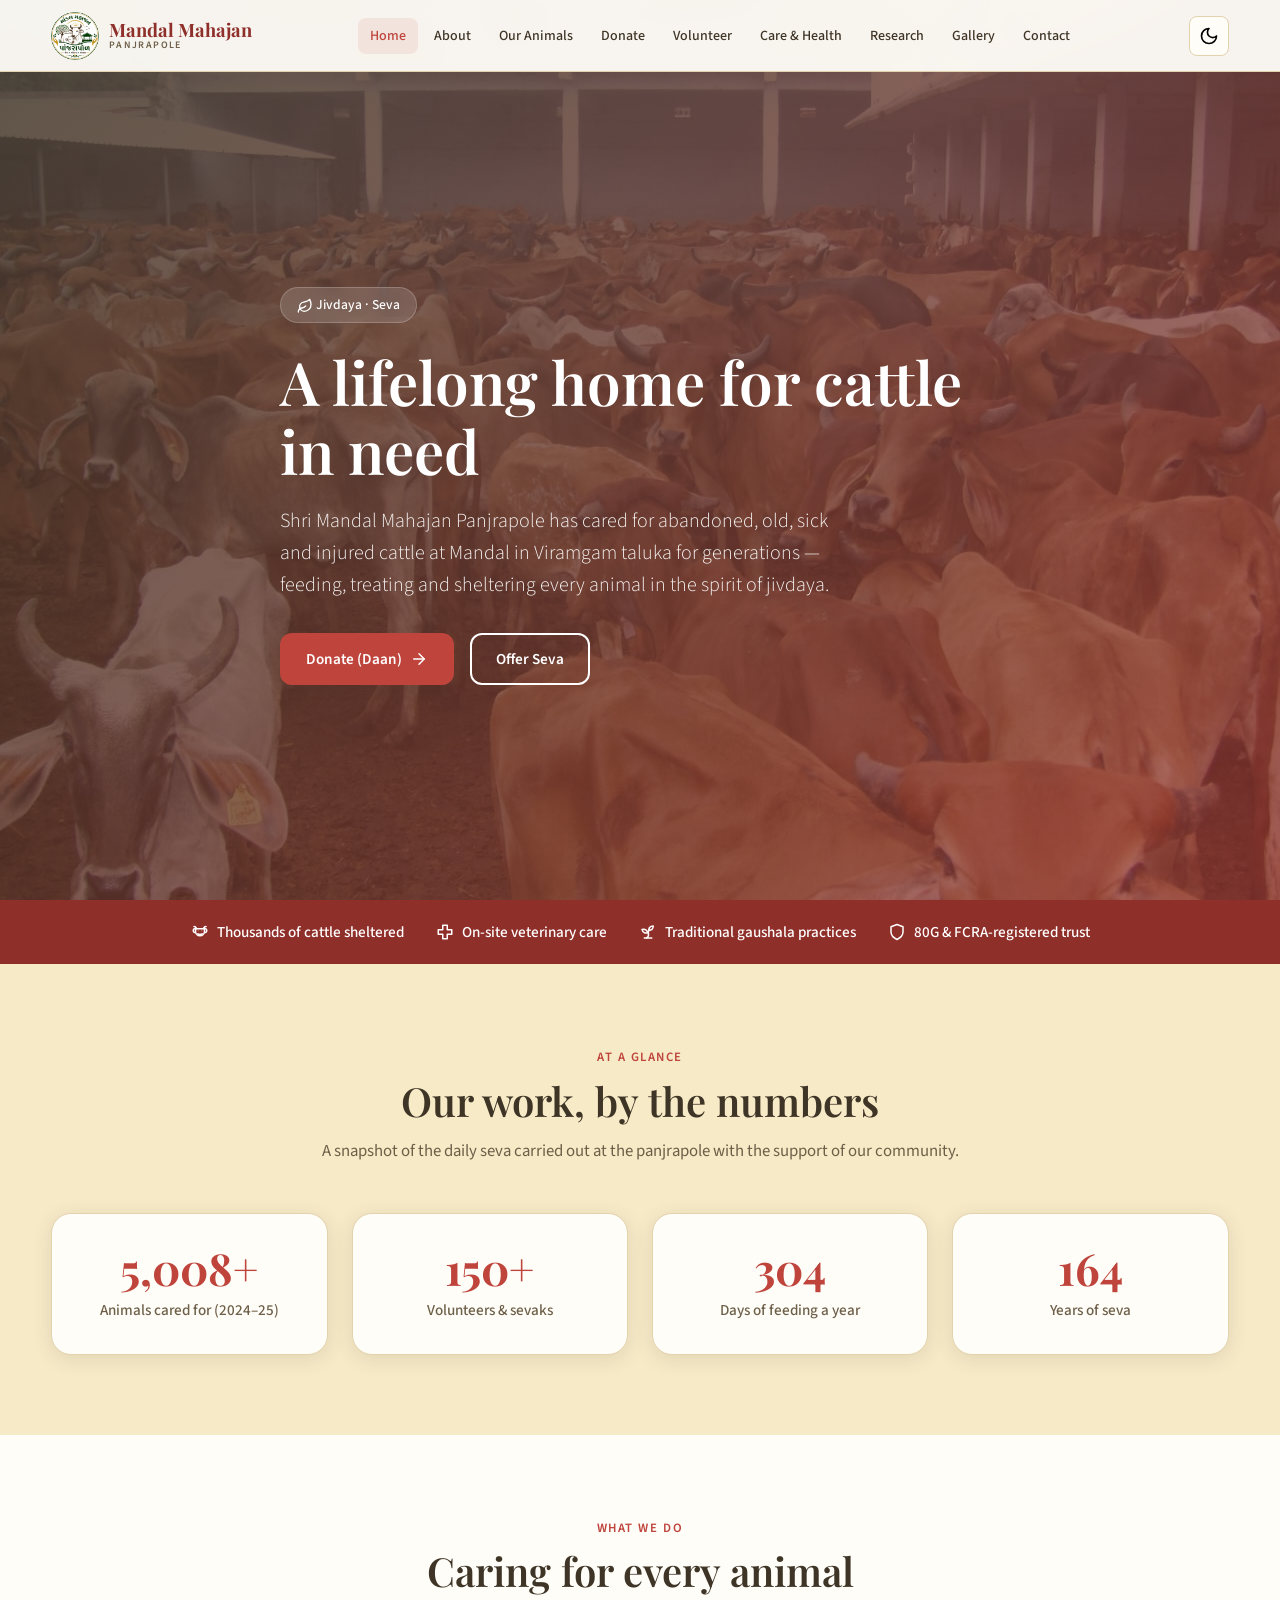
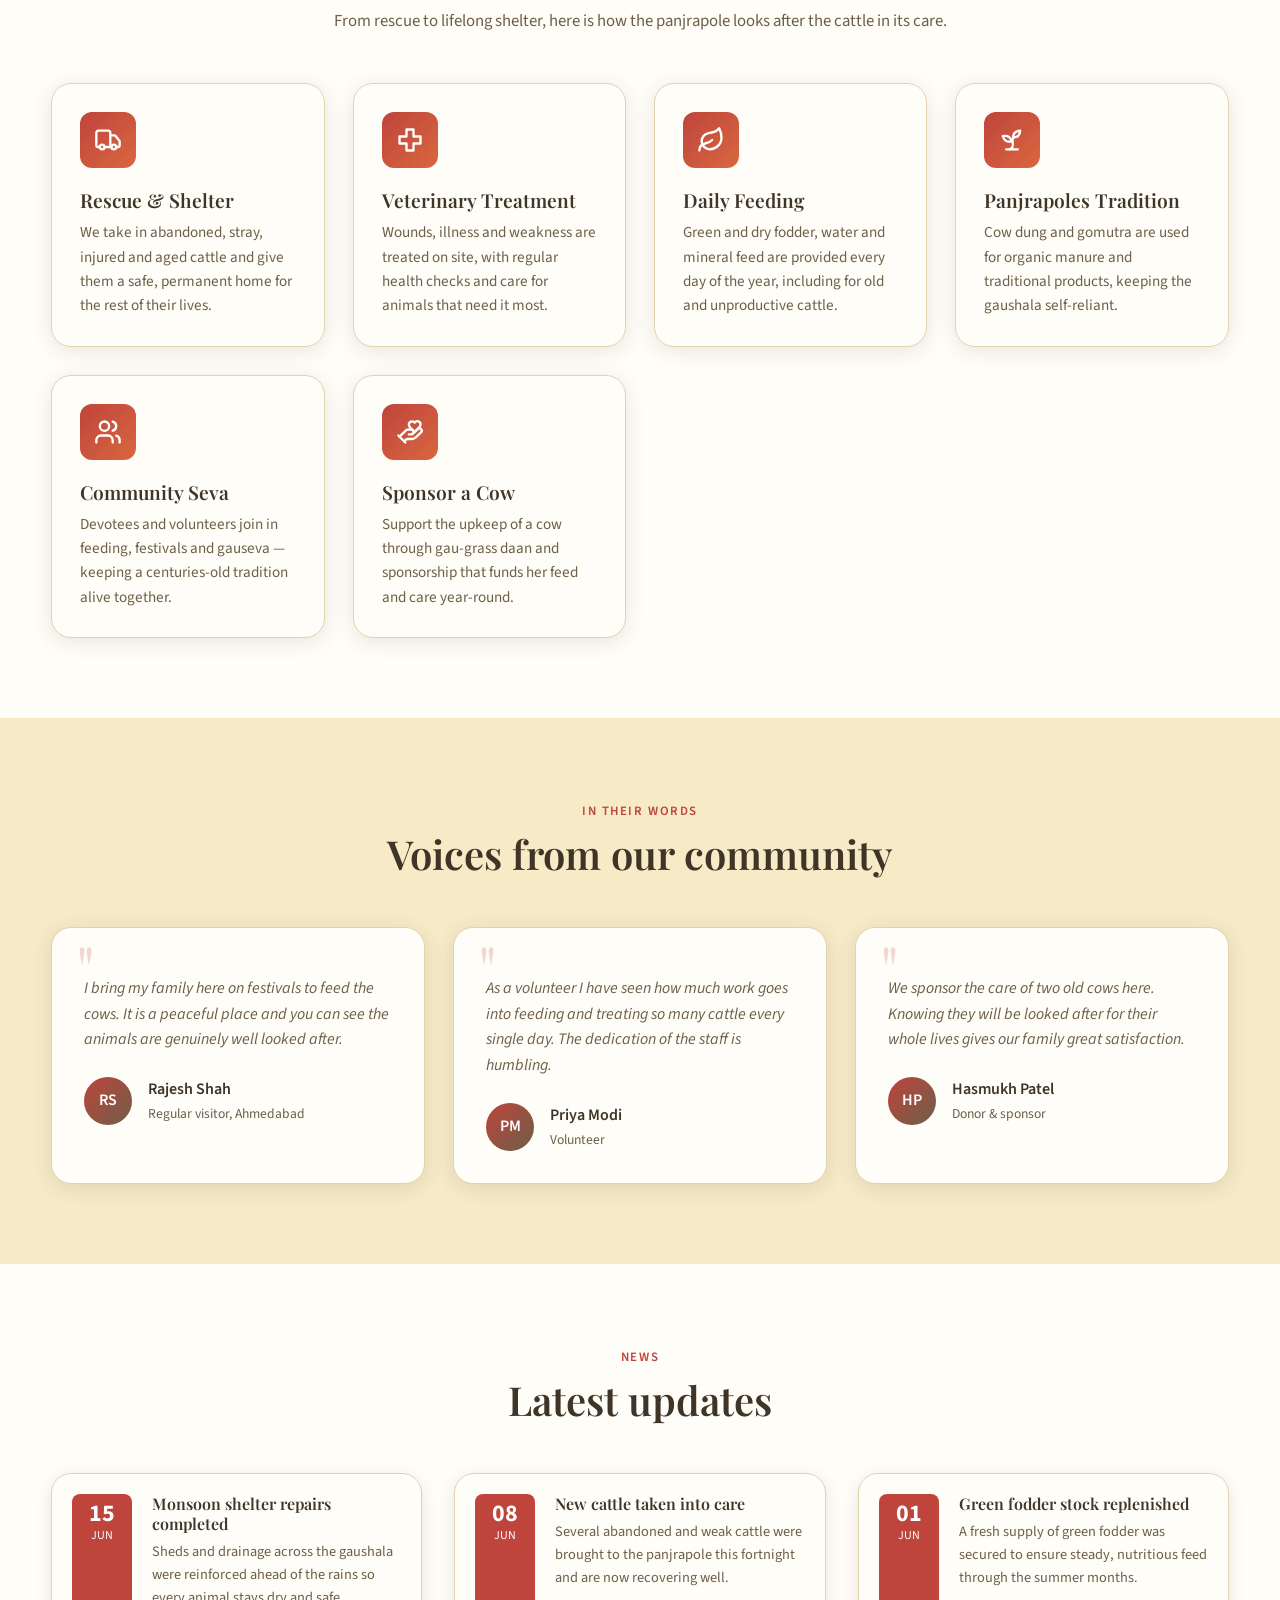
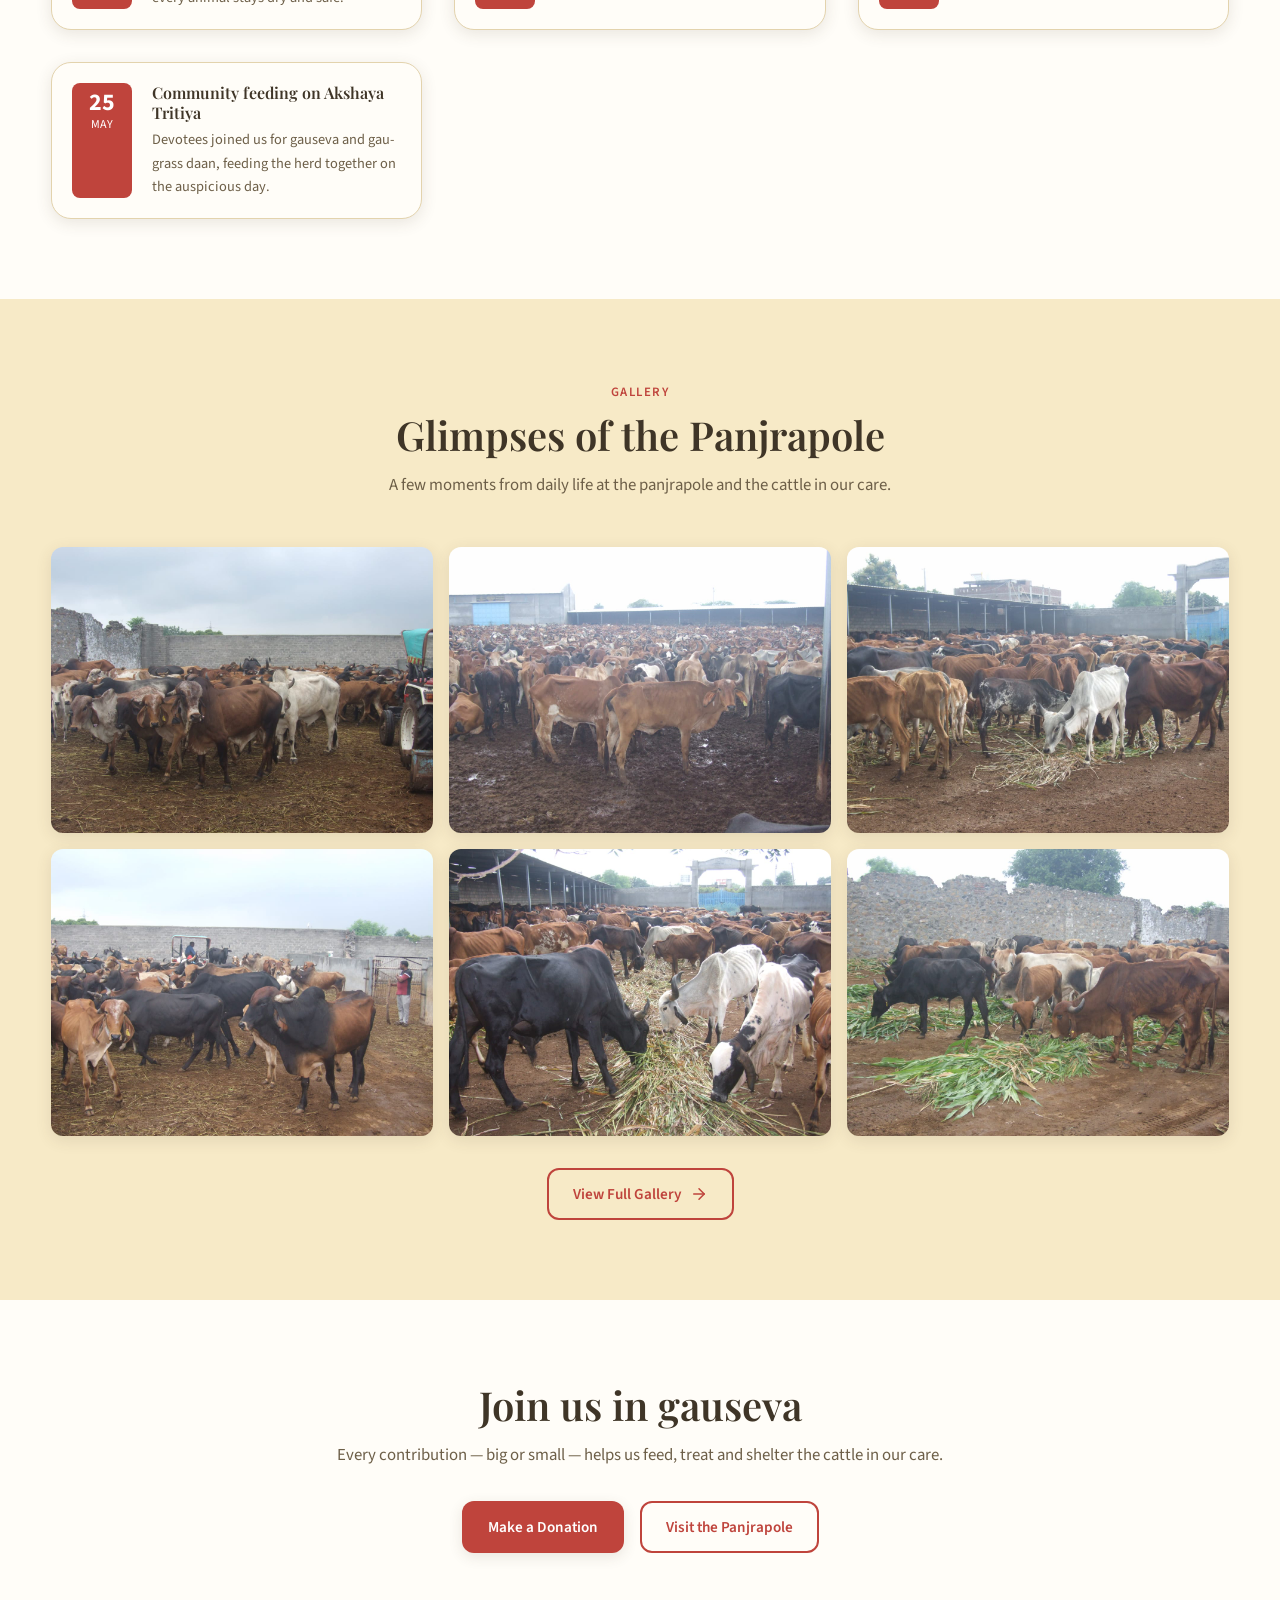
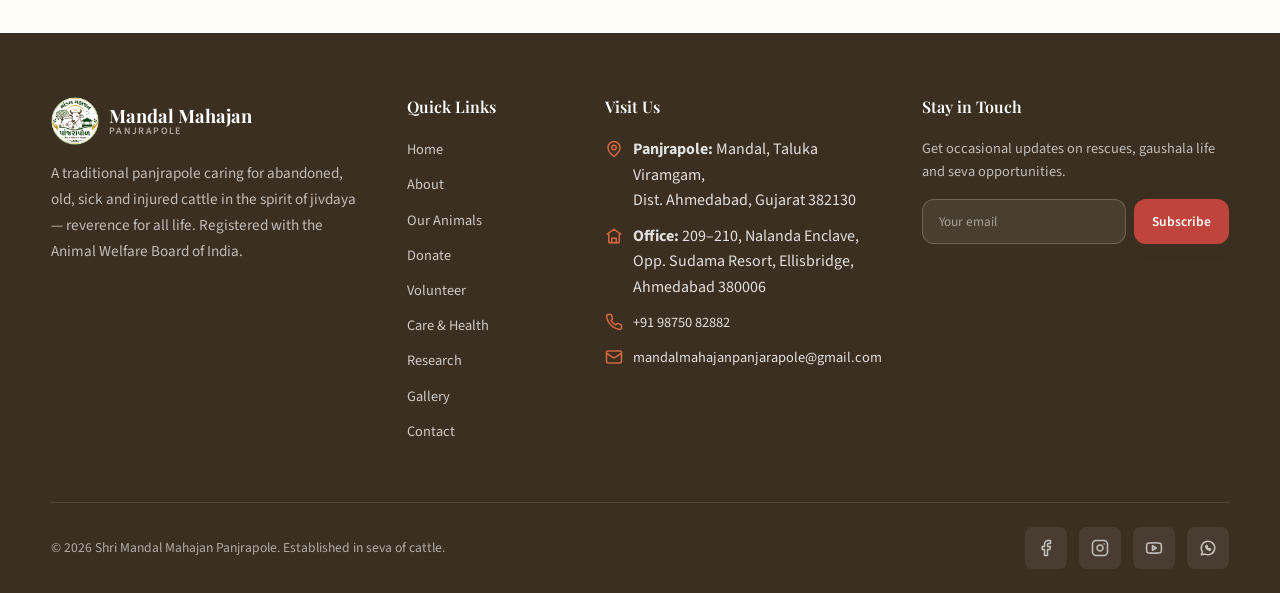
<file: index.html>
<!DOCTYPE html>
<html lang="en">

<head>
  <meta charset="UTF-8">
  <meta name="viewport" content="width=device-width, initial-scale=1.0">
  <meta name="description"
    content="Shri Mandal Mahajan Panjrapole, Mandal (Viramgam, Ahmedabad) — a traditional gaushala caring for abandoned, old, sick and injured cattle.">
  <title>Shri Mandal Mahajan Panjrapole in Mandal, Gujarat</title>
  <link rel="stylesheet" href="css/style.css">
</head>

<body>
  <main>
    <section class="hero" aria-label="Hero banner">
      <div class="container hero-content fade-in">
        <span class="hero-badge"><svg class="icon">
            <use href="#mm-leaf"></use>
          </svg> Jivdaya · Seva </span>
        <h1 class="hero-title">A lifelong home for cattle in need</h1>
        <p class="hero-subtitle">Shri Mandal Mahajan Panjrapole has cared for abandoned, old, sick and injured cattle at
          Mandal in Viramgam taluka for generations — feeding, treating and sheltering every animal in the spirit of
          jivdaya.</p>
        <div class="hero-buttons">
          <a href="donation.html" class="btn btn-primary">Donate (Daan)<svg class="icon">
              <use href="#mm-arrowRight"></use>
            </svg></a>
          <a href="volunteers.html" class="btn btn-outline">Offer Seva</a>
        </div>
      </div>
    </section>

    <section class="highlights-strip" aria-label="Organization highlights">
      <div class="container">
        <ul class="highlights-list">
          <li><svg class="icon">
              <use href="#mm-cow"></use>
            </svg> Thousands of cattle sheltered</li>
          <li><svg class="icon">
              <use href="#mm-cross"></use>
            </svg> On-site veterinary care</li>
          <li><svg class="icon">
              <use href="#mm-sprout"></use>
            </svg> Traditional gaushala practices</li>
          <li><svg class="icon">
              <use href="#mm-shield"></use>
            </svg> 80G &amp; FCRA-registered trust</li>
        </ul>
      </div>
    </section>

    <section class="section" aria-labelledby="stats-heading">
      <div class="container">
        <div class="section-header fade-in">
          <span class="section-label">At a glance</span>
          <h2 id="stats-heading" class="section-title">Our work, by the numbers</h2>
          <p class="section-desc">A snapshot of the daily seva carried out at the panjrapole with the support of our
            community.</p>
        </div>
        <div class="stats-grid">
          <div class="stat-card fade-in">
            <div class="stat-number" data-count="6000" data-suffix="+">0</div>
            <div class="stat-label">Animals cared for (2024–25)</div>
          </div>
          <div class="stat-card fade-in">
            <div class="stat-number" data-count="180" data-suffix="+">0</div>
            <div class="stat-label">Volunteers & sevaks</div>
          </div>
          <div class="stat-card fade-in">
            <div class="stat-number" data-count="365">0</div>
            <div class="stat-label">Days of feeding a year</div>
          </div>
          <div class="stat-card fade-in">
            <div class="stat-number" data-count="197" data-suffix="">0</div>
            <div class="stat-label">Years of seva</div>
          </div>
        </div>
      </div>
    </section>

    <section class="section" style="background: var(--bg-card);" aria-labelledby="services-heading">
      <div class="container">
        <div class="section-header fade-in">
          <span class="section-label">What we do</span>
          <h2 id="services-heading" class="section-title">Caring for every animal</h2>
          <p class="section-desc">From rescue to lifelong shelter, here is how the panjrapole looks after the cattle in
            its care.</p>
        </div>
        <div class="grid-3">
          <article class="card fade-in">
            <div class="card-icon" aria-hidden="true"><svg class="icon">
                <use href="#mm-truck"></use>
              </svg></div>
            <h3>Rescue & Shelter</h3>
            <p>We take in abandoned, stray, injured and aged cattle and give them a safe, permanent home for the rest of
              their lives.</p>
          </article>
          <article class="card fade-in">
            <div class="card-icon" aria-hidden="true"><svg class="icon">
                <use href="#mm-cross"></use>
              </svg></div>
            <h3>Veterinary Treatment</h3>
            <p>Wounds, illness and weakness are treated on site, with regular health checks and care for animals that
              need it most.</p>
          </article>
          <article class="card fade-in">
            <div class="card-icon" aria-hidden="true"><svg class="icon">
                <use href="#mm-leaf"></use>
              </svg></div>
            <h3>Daily Feeding</h3>
            <p>Green and dry fodder, water and mineral feed are provided every day of the year, including for old and
              unproductive cattle.</p>
          </article>
          <article class="card fade-in">
            <div class="card-icon" aria-hidden="true"><svg class="icon">
                <use href="#mm-sprout"></use>
              </svg></div>
            <h3>Panjrapoles Tradition</h3>
            <p>Cow dung and gomutra are used for organic manure and traditional products, keeping the gaushala
              self-reliant.</p>
          </article>
          <article class="card fade-in">
            <div class="card-icon" aria-hidden="true"><svg class="icon">
                <use href="#mm-users"></use>
              </svg></div>
            <h3>Community Seva</h3>
            <p>Devotees and volunteers join in feeding, festivals and gauseva — keeping a centuries-old tradition alive
              together.</p>
          </article>
          <article class="card fade-in">
            <div class="card-icon" aria-hidden="true"><svg class="icon">
                <use href="#mm-handHeart"></use>
              </svg></div>
            <h3>Sponsor a Cow</h3>
            <p>Support the upkeep of a cow through gau-grass daan and sponsorship that funds her feed and care
              year-round.</p>
          </article>
        </div>
      </div>
    </section>

    <section class="section" aria-labelledby="testimonials-heading">
      <div class="container">
        <div class="section-header fade-in">
          <span class="section-label">In their words</span>
          <h2 id="testimonials-heading" class="section-title">Voices from our community</h2>
        </div>
        <div class="grid-3">
          <blockquote class="testimonial-card fade-in">
            <p class="testimonial-text">I bring my family here on festivals to feed the cows. It is a peaceful place and
              you can see the animals are genuinely well looked after.</p>
            <footer class="testimonial-author">
              <div class="testimonial-avatar" aria-hidden="true">RS</div>
              <div>
                <div class="testimonial-name">Rajesh Shah</div>
                <div class="testimonial-role">Regular visitor, Ahmedabad</div>
              </div>
            </footer>
          </blockquote>
          <blockquote class="testimonial-card fade-in">
            <p class="testimonial-text">As a volunteer I have seen how much work goes into feeding and treating so many
              cattle every single day. The dedication of the staff is humbling.</p>
            <footer class="testimonial-author">
              <div class="testimonial-avatar" aria-hidden="true">PM</div>
              <div>
                <div class="testimonial-name">Priya Modi</div>
                <div class="testimonial-role">Volunteer</div>
              </div>
            </footer>
          </blockquote>
          <blockquote class="testimonial-card fade-in">
            <p class="testimonial-text">We sponsor the care of two old cows here. Knowing they will be looked after for
              their whole lives gives our family great satisfaction.</p>
            <footer class="testimonial-author">
              <div class="testimonial-avatar" aria-hidden="true">HP</div>
              <div>
                <div class="testimonial-name">Hasmukh Patel</div>
                <div class="testimonial-role">Donor & sponsor</div>
              </div>
            </footer>
          </blockquote>
        </div>
      </div>
    </section>

    <section class="section" style="background: var(--bg-card);" aria-labelledby="updates-heading">
      <div class="container">
        <div class="section-header fade-in">
          <span class="section-label">News</span>
          <h2 id="updates-heading" class="section-title">Latest updates</h2>
        </div>
        <div class="grid-2">
          <article class="update-card fade-in">
            <div class="update-date">
              <div class="day">15</div>
              <div class="month">Jun</div>
            </div>
            <div class="update-content">
              <h4>Monsoon shelter repairs completed</h4>
              <p>Sheds and drainage across the gaushala were reinforced ahead of the rains so every animal stays dry and
                safe.</p>
            </div>
          </article>
          <article class="update-card fade-in">
            <div class="update-date">
              <div class="day">08</div>
              <div class="month">Jun</div>
            </div>
            <div class="update-content">
              <h4>New cattle taken into care</h4>
              <p>Several abandoned and weak cattle were brought to the panjrapole this fortnight and are now recovering
                well.</p>
            </div>
          </article>
          <article class="update-card fade-in">
            <div class="update-date">
              <div class="day">01</div>
              <div class="month">Jun</div>
            </div>
            <div class="update-content">
              <h4>Green fodder stock replenished</h4>
              <p>A fresh supply of green fodder was secured to ensure steady, nutritious feed through the summer months.
              </p>
            </div>
          </article>
          <article class="update-card fade-in">
            <div class="update-date">
              <div class="day">25</div>
              <div class="month">May</div>
            </div>
            <div class="update-content">
              <h4>Community feeding on Akshaya Tritiya</h4>
              <p>Devotees joined us for gauseva and gau-grass daan, feeding the herd together on the auspicious day.</p>
            </div>
          </article>
        </div>
      </div>
    </section>

    <section class="section" aria-labelledby="gallery-preview-heading">
      <div class="container">
        <div class="section-header fade-in">
          <span class="section-label">Gallery</span>
          <h2 id="gallery-preview-heading" class="section-title">Glimpses of the Panjrapole</h2>
          <p class="section-desc">A few moments from daily life at the panjrapole and the cattle in our care.</p>
        </div>
        <div class="home-gallery fade-in">
          <a href="gallery.html" class="home-gallery-item"><img src="images/gallery/gau07.jpeg"
              alt="Cattle at the panjrapole" loading="lazy"></a>
          <a href="gallery.html" class="home-gallery-item"><img src="images/gallery/gau08.jpeg"
              alt="Cattle sheltered at the panjrapole" loading="lazy"></a>
          <a href="gallery.html" class="home-gallery-item"><img src="images/gallery/gau10.jpeg"
              alt="Cattle resting at the gaushala" loading="lazy"></a>
          <a href="gallery.html" class="home-gallery-item"><img src="images/gallery/gau14.jpeg"
              alt="Cattle at the gaushala" loading="lazy"></a>
          <a href="gallery.html" class="home-gallery-item"><img src="images/gallery/gau17.jpeg"
              alt="Cattle together at the panjrapole" loading="lazy"></a>
          <a href="gallery.html" class="home-gallery-item"><img src="images/gallery/gau25.jpeg"
              alt="Cattle at the gaushala" loading="lazy"></a>
        </div>
        <div style="text-align:center;margin-top:2rem;">
          <a href="gallery.html" class="btn btn-outline">View Full Gallery<svg class="icon">
              <use href="#mm-arrowRight"></use>
            </svg></a>
        </div>
      </div>
    </section>

    <section class="section" style="background: var(--bg-card);" aria-label="Call to action">
      <div class="container" style="text-align:center;">
        <div class="fade-in">
          <h2 class="section-title">Join us in gauseva</h2>
          <p class="section-desc" style="margin:0 auto 2rem;">Every contribution — big or small — helps us feed, treat
            and shelter the cattle in our care.</p>
          <div style="display:flex;flex-wrap:wrap;gap:1rem;justify-content:center;">
            <a href="donation.html" class="btn btn-primary">Make a Donation</a>
            <a href="contact.html" class="btn btn-outline">Visit the Panjrapole</a>
          </div>
        </div>
      </div>
    </section>
  </main>

  <script src="js/components.js"></script>
  <script src="js/main.js"></script>
</body>

</html>
</file>
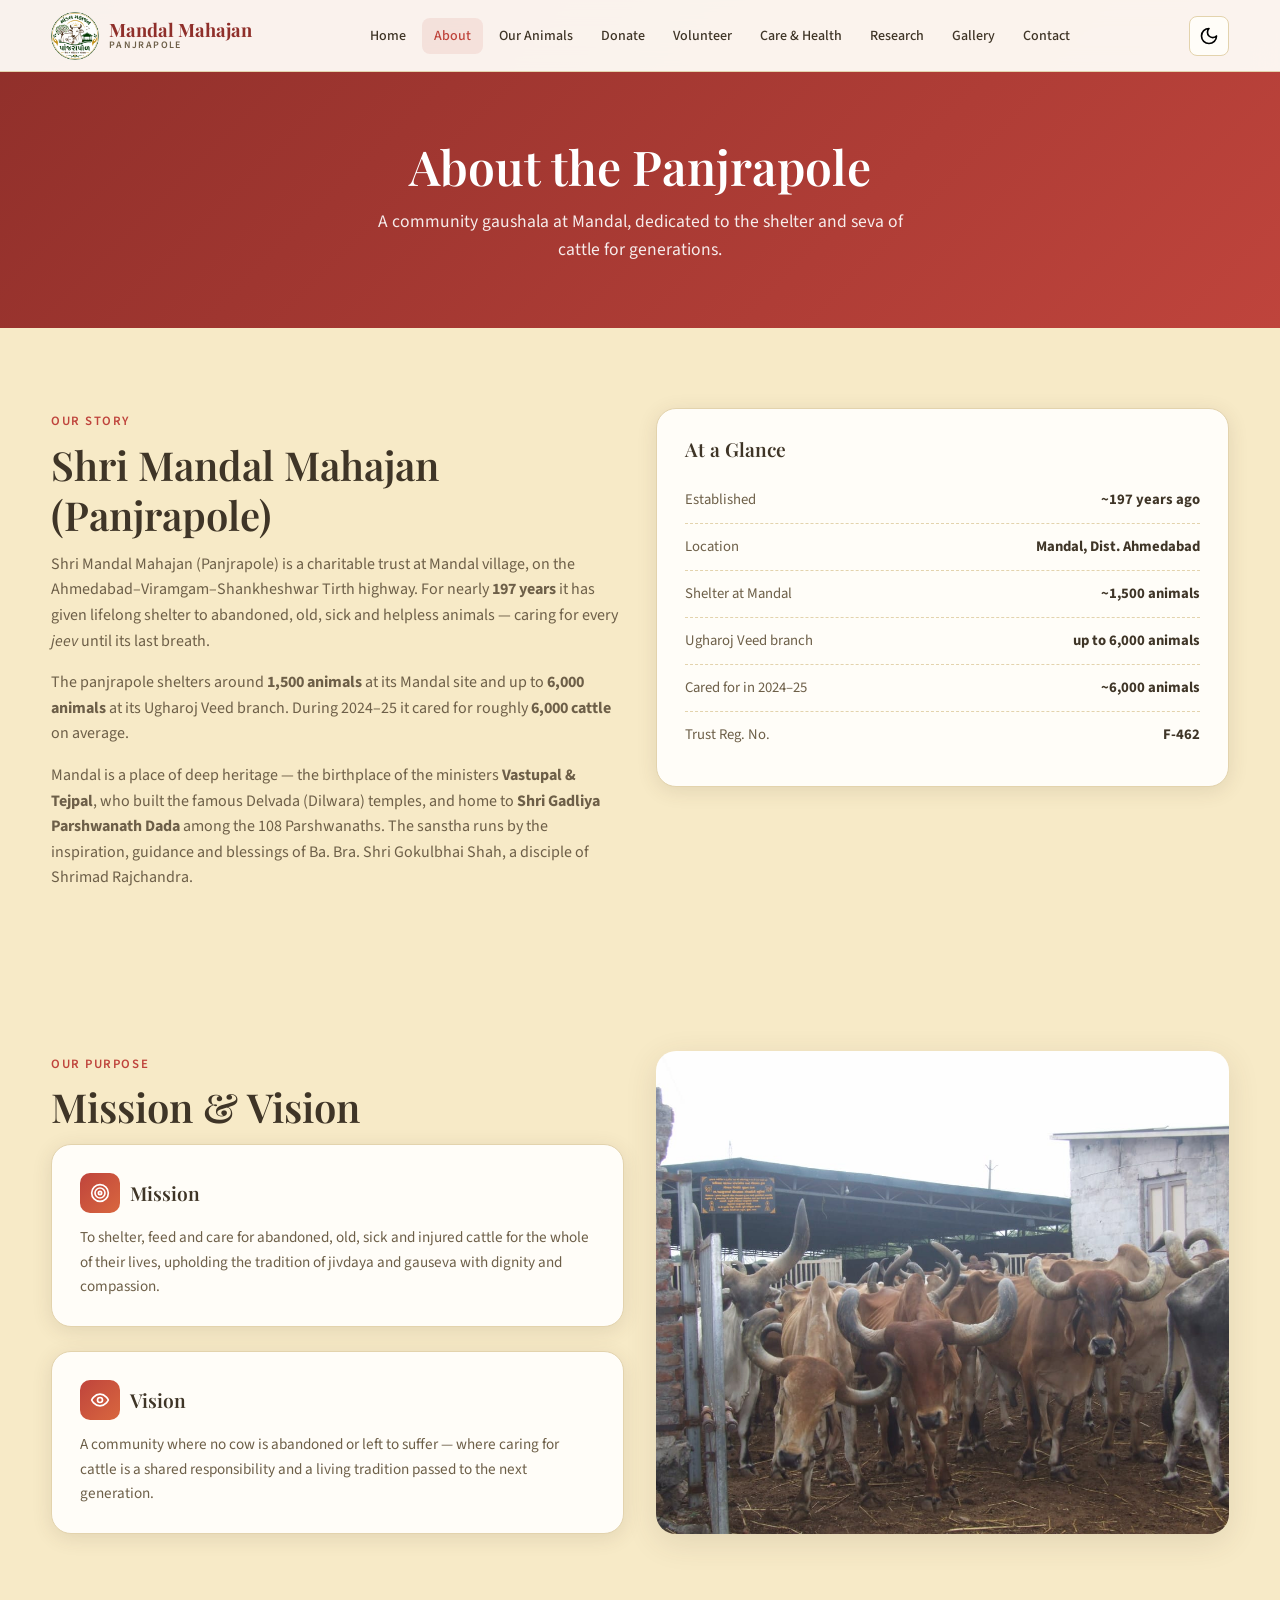
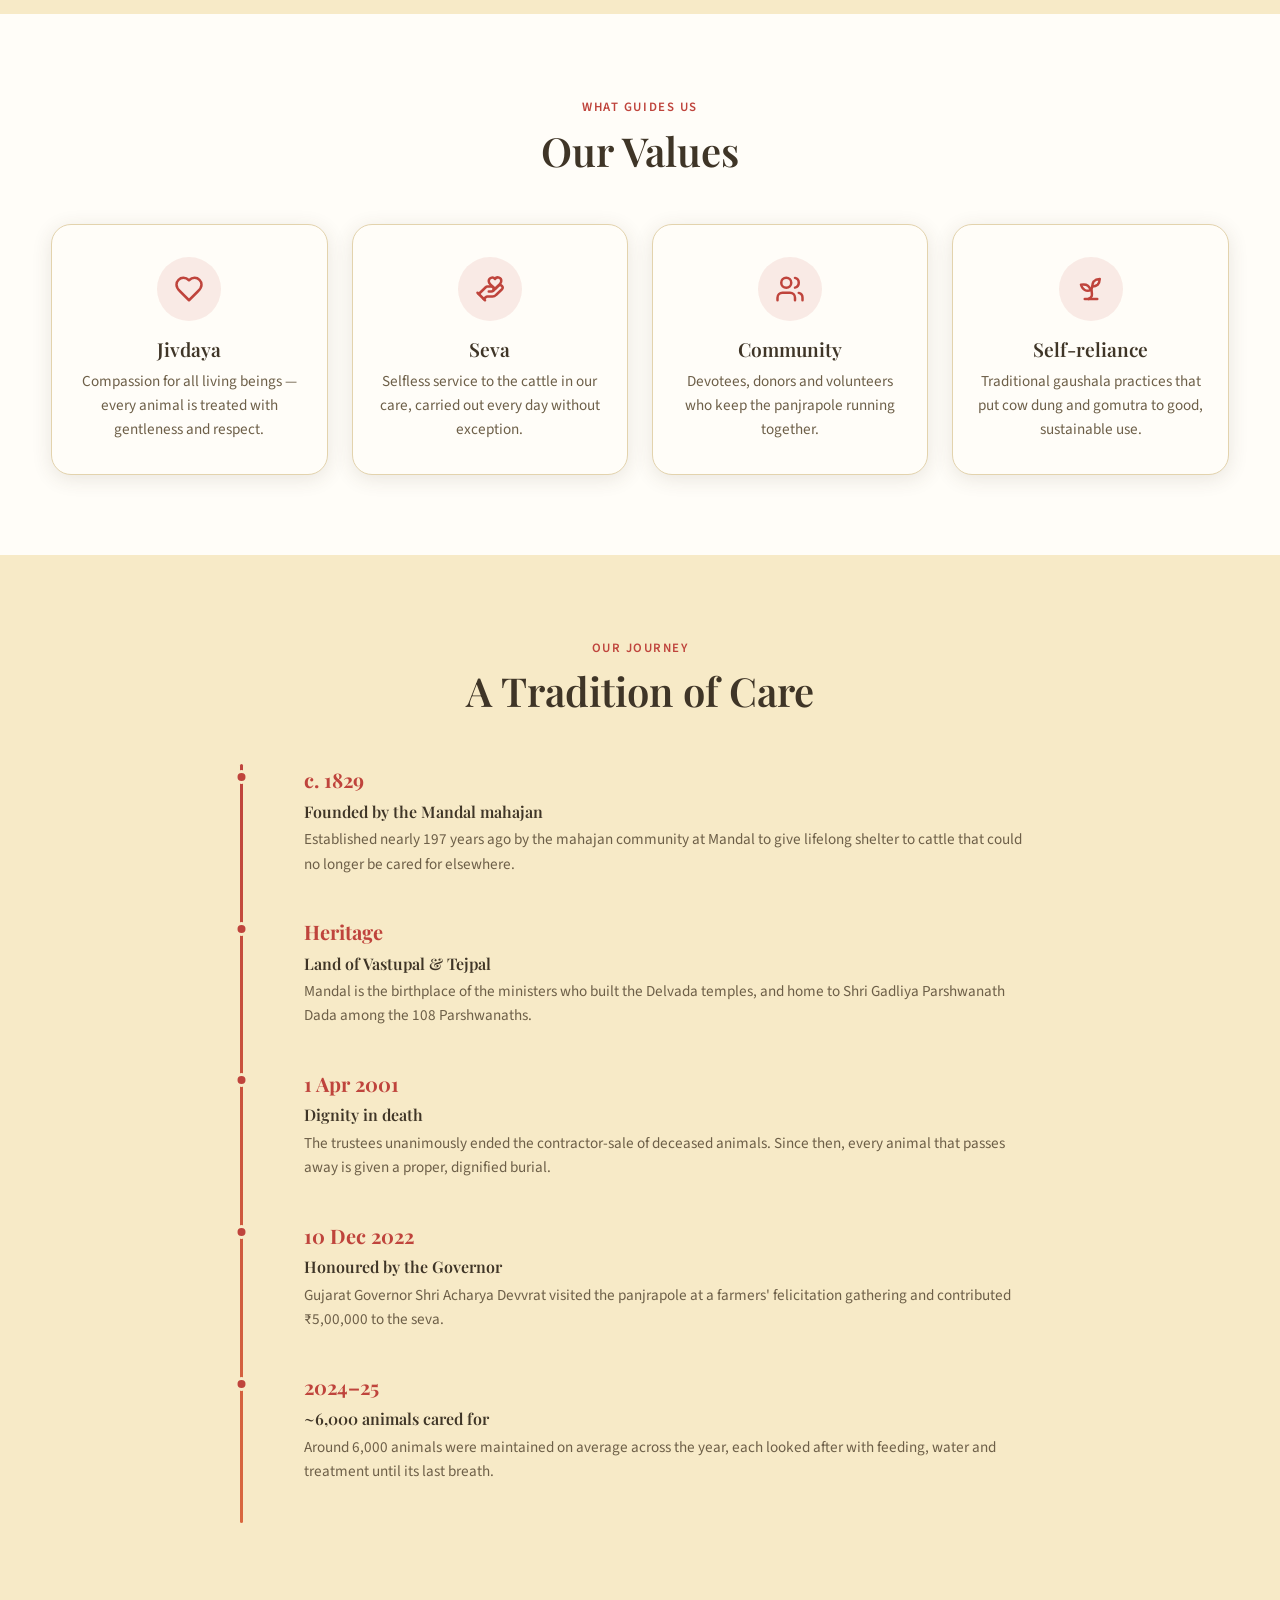
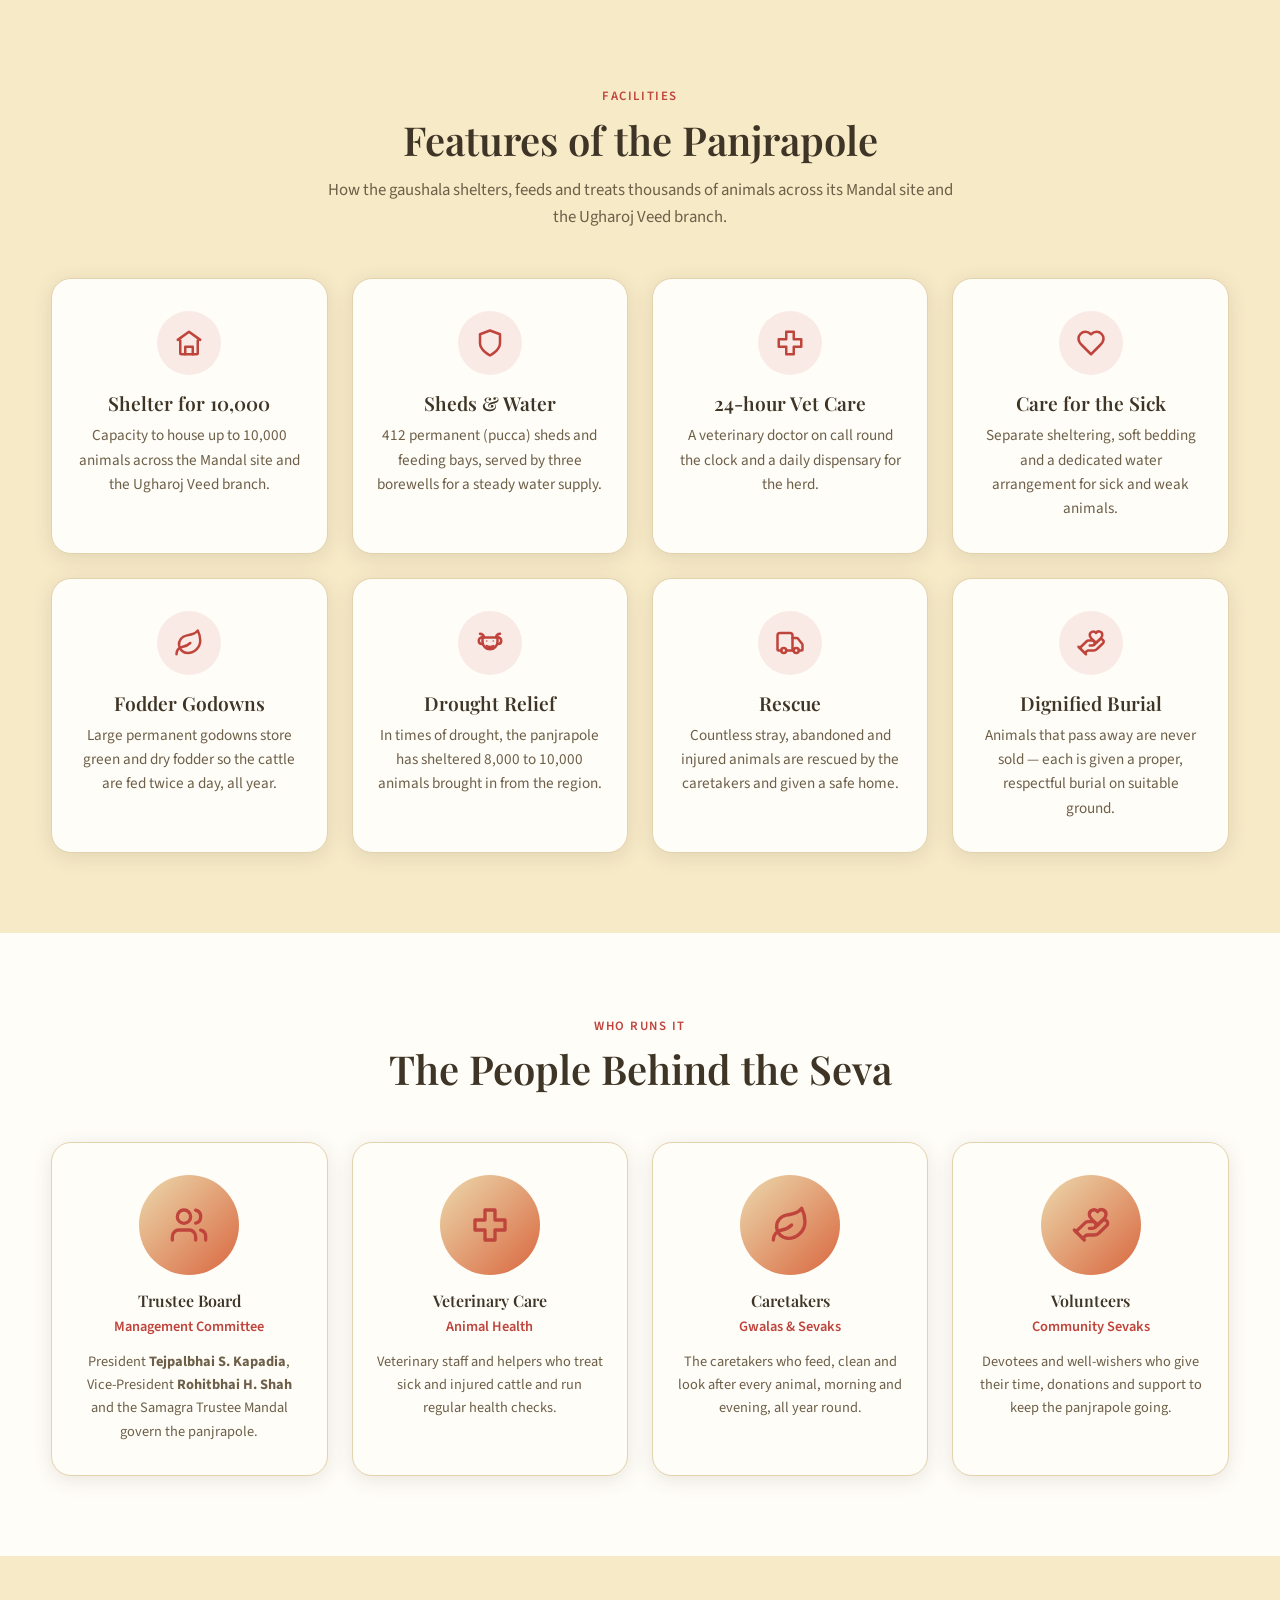
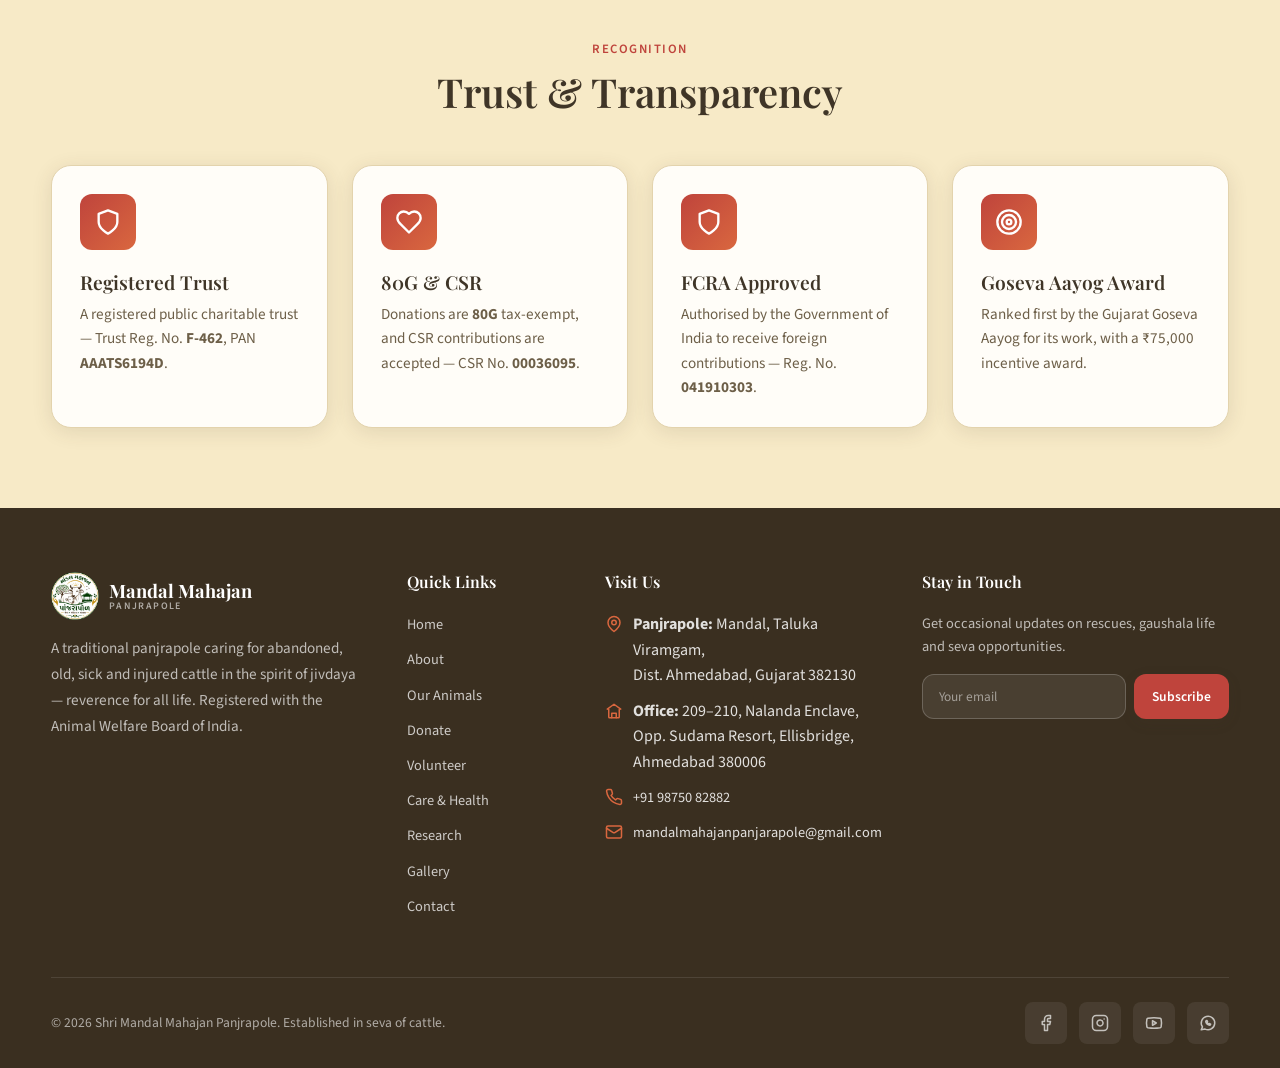
<file: about.html>
<!DOCTYPE html>
<html lang="en">

<head>
  <meta charset="UTF-8">
  <meta name="viewport" content="width=device-width, initial-scale=1.0">
  <meta name="description"
    content="About Shri Mandal Mahajan Panjrapole — our purpose, values, history and the people who care for our cattle.">
  <title>About | Shri Mandal Mahajan Panjrapole</title>
  <link rel="stylesheet" href="css/style.css">
</head>

<body>
  <main>
    <header class="page-hero">
      <div class="container fade-in">
        <h1>About the Panjrapole</h1>
        <p>A community gaushala at Mandal, dedicated to the shelter and seva of cattle for generations.</p>
      </div>
    </header>

    <section class="section" aria-labelledby="sanstha-heading">
      <div class="container">
        <div class="grid-2" style="align-items:start;">
          <div class="fade-in">
            <span class="section-label">Our Story</span>
            <h2 id="sanstha-heading" class="section-title" style="text-align:left;">Shri Mandal Mahajan (Panjrapole)
            </h2>
            <p style="color:var(--color-text-muted);margin-bottom:1rem;">Shri Mandal Mahajan (Panjrapole) is a
              charitable trust at Mandal village, on the Ahmedabad&ndash;Viramgam&ndash;Shankheshwar Tirth highway. For
              nearly <strong>197 years</strong> it has given lifelong shelter to abandoned, old, sick and helpless
              animals &mdash; caring for every <em>jeev</em> until its last breath.</p>
            <p style="color:var(--color-text-muted);margin-bottom:1rem;">The panjrapole shelters around <strong>1,500
                animals</strong> at its Mandal site and up to <strong>6,000 animals</strong> at its Ugharoj Veed branch.
              During 2024&ndash;25 it cared for roughly <strong>6,000 cattle</strong> on average.</p>
            <p style="color:var(--color-text-muted);">Mandal is a place of deep heritage &mdash; the birthplace of the
              ministers <strong>Vastupal &amp; Tejpal</strong>, who built the famous Delvada (Dilwara) temples, and home
              to <strong>Shri Gadliya Parshwanath Dada</strong> among the 108 Parshwanaths. The sanstha runs by the
              inspiration, guidance and blessings of Ba. Bra. Shri Gokulbhai Shah, a disciple of Shrimad Rajchandra.</p>
          </div>
          <div class="card fade-in">
            <h3 style="margin-bottom:1rem;">At a Glance</h3>
            <ul class="bank-details">
              <li><span>Established</span><strong>~197 years ago</strong></li>
              <li><span>Location</span><strong>Mandal, Dist. Ahmedabad</strong></li>
              <li><span>Shelter at Mandal</span><strong>~1,500 animals</strong></li>
              <li><span>Ugharoj Veed branch</span><strong>up to 6,000 animals</strong></li>
              <li><span>Cared for in 2024&ndash;25</span><strong>~6,000 animals</strong></li>
              <li><span>Trust Reg. No.</span><strong>F-462</strong></li>
            </ul>
          </div>
        </div>
      </div>
    </section>

    <section class="section" aria-labelledby="mission-heading">
      <div class="container">
        <div class="grid-2">
          <div class="fade-in">
            <span class="section-label">Our Purpose</span>
            <h2 id="mission-heading" class="section-title">Mission & Vision</h2>
            <div class="card" style="margin-bottom:1.5rem;">
              <h3 style="display:flex;align-items:center;gap:0.6rem;"><span class="card-icon"
                  style="width:40px;height:40px;margin:0;border-radius:10px;"><svg class="icon"
                    style="width:20px;height:20px;">
                    <use href="#mm-target"></use>
                  </svg></span> Mission</h3>
              <p style="color:var(--color-text-muted);margin-top:0.75rem;">To shelter, feed and care for abandoned, old,
                sick and injured cattle for the whole of their lives, upholding the tradition of jivdaya and gauseva
                with dignity and compassion.</p>
            </div>
            <div class="card">
              <h3 style="display:flex;align-items:center;gap:0.6rem;"><span class="card-icon"
                  style="width:40px;height:40px;margin:0;border-radius:10px;"><svg class="icon"
                    style="width:20px;height:20px;">
                    <use href="#mm-eye"></use>
                  </svg></span> Vision</h3>
              <p style="color:var(--color-text-muted);margin-top:0.75rem;">A community where no cow is abandoned or left
                to suffer — where caring for cattle is a shared responsibility and a living tradition passed to the next
                generation.</p>
            </div>
          </div>
          <div class="fade-in">
            <img src="images/gallery/gau05.jpeg" alt="Main entrance gate of Shri Mandal Mahajan Panjrapole"
              loading="lazy" width="800" height="500"
              style="border-radius:var(--radius-lg);box-shadow:0 8px 32px var(--color-shadow);width:100%;height:100%;object-fit:cover;min-height:320px;">
          </div>
        </div>
      </div>
    </section>

    <section class="section" style="background:var(--bg-card);" aria-labelledby="values-heading">
      <div class="container">
        <div class="section-header fade-in">
          <span class="section-label">What Guides Us</span>
          <h2 id="values-heading" class="section-title">Our Values</h2>
        </div>
        <div class="grid-4">
          <div class="card value-card fade-in">
            <div class="value-icon" aria-hidden="true"><svg class="icon">
                <use href="#mm-heart"></use>
              </svg></div>
            <h3>Jivdaya</h3>
            <p>Compassion for all living beings — every animal is treated with gentleness and respect.</p>
          </div>
          <div class="card value-card fade-in">
            <div class="value-icon" aria-hidden="true"><svg class="icon">
                <use href="#mm-handHeart"></use>
              </svg></div>
            <h3>Seva</h3>
            <p>Selfless service to the cattle in our care, carried out every day without exception.</p>
          </div>
          <div class="card value-card fade-in">
            <div class="value-icon" aria-hidden="true"><svg class="icon">
                <use href="#mm-users"></use>
              </svg></div>
            <h3>Community</h3>
            <p>Devotees, donors and volunteers who keep the panjrapole running together.</p>
          </div>
          <div class="card value-card fade-in">
            <div class="value-icon" aria-hidden="true"><svg class="icon">
                <use href="#mm-sprout"></use>
              </svg></div>
            <h3>Self-reliance</h3>
            <p>Traditional gaushala practices that put cow dung and gomutra to good, sustainable use.</p>
          </div>
        </div>
      </div>
    </section>

    <section class="section" aria-labelledby="history-heading">
      <div class="container">
        <div class="section-header fade-in">
          <span class="section-label">Our Journey</span>
          <h2 id="history-heading" class="section-title">A Tradition of Care</h2>
        </div>
        <div class="timeline fade-in">
          <div class="timeline-item">
            <div class="timeline-year">c. 1829</div>
            <h4>Founded by the Mandal mahajan</h4>
            <p>Established nearly 197 years ago by the mahajan community at Mandal to give lifelong shelter to cattle
              that could no longer be cared for elsewhere.</p>
          </div>
          <div class="timeline-item">
            <div class="timeline-year">Heritage</div>
            <h4>Land of Vastupal &amp; Tejpal</h4>
            <p>Mandal is the birthplace of the ministers who built the Delvada temples, and home to Shri Gadliya
              Parshwanath Dada among the 108 Parshwanaths.</p>
          </div>
          <div class="timeline-item">
            <div class="timeline-year">1 Apr 2001</div>
            <h4>Dignity in death</h4>
            <p>The trustees unanimously ended the contractor-sale of deceased animals. Since then, every animal that
              passes away is given a proper, dignified burial.</p>
          </div>
          <div class="timeline-item">
            <div class="timeline-year">10 Dec 2022</div>
            <h4>Honoured by the Governor</h4>
            <p>Gujarat Governor Shri Acharya Devvrat visited the panjrapole at a farmers' felicitation gathering and
              contributed ₹5,00,000 to the seva.</p>
          </div>
          <div class="timeline-item">
            <div class="timeline-year">2024&ndash;25</div>
            <h4>~6,000 animals cared for</h4>
            <p>Around 6,000 animals were maintained on average across the year, each looked after with feeding, water
              and treatment until its last breath.</p>
          </div>
        </div>
      </div>
    </section>

    <section class="section" aria-labelledby="facilities-heading">
      <div class="container">
        <div class="section-header fade-in">
          <span class="section-label">Facilities</span>
          <h2 id="facilities-heading" class="section-title">Features of the Panjrapole</h2>
          <p class="section-desc">How the gaushala shelters, feeds and treats thousands of animals across its Mandal
            site and the Ugharoj Veed branch.</p>
        </div>
        <div class="grid-4">
          <div class="card value-card fade-in">
            <div class="value-icon" aria-hidden="true"><svg class="icon">
                <use href="#mm-home"></use>
              </svg></div>
            <h3>Shelter for 10,000</h3>
            <p>Capacity to house up to 10,000 animals across the Mandal site and the Ugharoj Veed branch.</p>
          </div>
          <div class="card value-card fade-in">
            <div class="value-icon" aria-hidden="true"><svg class="icon">
                <use href="#mm-shield"></use>
              </svg></div>
            <h3>Sheds &amp; Water</h3>
            <p>412 permanent (pucca) sheds and feeding bays, served by three borewells for a steady water supply.</p>
          </div>
          <div class="card value-card fade-in">
            <div class="value-icon" aria-hidden="true"><svg class="icon">
                <use href="#mm-cross"></use>
              </svg></div>
            <h3>24-hour Vet Care</h3>
            <p>A veterinary doctor on call round the clock and a daily dispensary for the herd.</p>
          </div>
          <div class="card value-card fade-in">
            <div class="value-icon" aria-hidden="true"><svg class="icon">
                <use href="#mm-heart"></use>
              </svg></div>
            <h3>Care for the Sick</h3>
            <p>Separate sheltering, soft bedding and a dedicated water arrangement for sick and weak animals.</p>
          </div>
          <div class="card value-card fade-in">
            <div class="value-icon" aria-hidden="true"><svg class="icon">
                <use href="#mm-leaf"></use>
              </svg></div>
            <h3>Fodder Godowns</h3>
            <p>Large permanent godowns store green and dry fodder so the cattle are fed twice a day, all year.</p>
          </div>
          <div class="card value-card fade-in">
            <div class="value-icon" aria-hidden="true"><svg class="icon">
                <use href="#mm-cow"></use>
              </svg></div>
            <h3>Drought Relief</h3>
            <p>In times of drought, the panjrapole has sheltered 8,000 to 10,000 animals brought in from the region.</p>
          </div>
          <div class="card value-card fade-in">
            <div class="value-icon" aria-hidden="true"><svg class="icon">
                <use href="#mm-truck"></use>
              </svg></div>
            <h3>Rescue</h3>
            <p>Countless stray, abandoned and injured animals are rescued by the caretakers and given a safe home.</p>
          </div>
          <div class="card value-card fade-in">
            <div class="value-icon" aria-hidden="true"><svg class="icon">
                <use href="#mm-handHeart"></use>
              </svg></div>
            <h3>Dignified Burial</h3>
            <p>Animals that pass away are never sold — each is given a proper, respectful burial on suitable ground.</p>
          </div>
        </div>
      </div>
    </section>

    <section class="section" style="background:var(--bg-card);" aria-labelledby="team-heading">
      <div class="container">
        <div class="section-header fade-in">
          <span class="section-label">Who Runs It</span>
          <h2 id="team-heading" class="section-title">The People Behind the Seva</h2>
        </div>
        <div class="grid-4">
          <article class="team-card fade-in">
            <div class="team-avatar"><svg class="icon" style="width:40px;height:40px;color:var(--color-primary);">
                <use href="#mm-users"></use>
              </svg></div>
            <h4>Trustee Board</h4>
            <div class="team-role">Management Committee</div>
            <p>President <strong>Tejpalbhai S. Kapadia</strong>, Vice-President <strong>Rohitbhai H. Shah</strong> and
              the Samagra Trustee Mandal govern the panjrapole.</p>
          </article>
          <article class="team-card fade-in">
            <div class="team-avatar"><svg class="icon" style="width:40px;height:40px;color:var(--color-primary);">
                <use href="#mm-cross"></use>
              </svg></div>
            <h4>Veterinary Care</h4>
            <div class="team-role">Animal Health</div>
            <p>Veterinary staff and helpers who treat sick and injured cattle and run regular health checks.</p>
          </article>
          <article class="team-card fade-in">
            <div class="team-avatar"><svg class="icon" style="width:40px;height:40px;color:var(--color-primary);">
                <use href="#mm-leaf"></use>
              </svg></div>
            <h4>Caretakers</h4>
            <div class="team-role">Gwalas & Sevaks</div>
            <p>The caretakers who feed, clean and look after every animal, morning and evening, all year round.</p>
          </article>
          <article class="team-card fade-in">
            <div class="team-avatar"><svg class="icon" style="width:40px;height:40px;color:var(--color-primary);">
                <use href="#mm-handHeart"></use>
              </svg></div>
            <h4>Volunteers</h4>
            <div class="team-role">Community Sevaks</div>
            <p>Devotees and well-wishers who give their time, donations and support to keep the panjrapole going.</p>
          </article>
        </div>
        <!-- TODO: replace these role cards with real trustee / staff names and photos if you wish -->
      </div>
    </section>

    <section class="section" aria-labelledby="achievements-heading">
      <div class="container">
        <div class="section-header fade-in">
          <span class="section-label">Recognition</span>
          <h2 id="achievements-heading" class="section-title">Trust & Transparency</h2>
        </div>
        <div class="grid-4">
          <div class="card fade-in">
            <div class="card-icon" aria-hidden="true"><svg class="icon">
                <use href="#mm-shield"></use>
              </svg></div>
            <h3>Registered Trust</h3>
            <p>A registered public charitable trust &mdash; Trust Reg. No. <strong>F-462</strong>, PAN
              <strong>AAATS6194D</strong>.
            </p>
          </div>
          <div class="card fade-in">
            <div class="card-icon" aria-hidden="true"><svg class="icon">
                <use href="#mm-heart"></use>
              </svg></div>
            <h3>80G &amp; CSR</h3>
            <p>Donations are <strong>80G</strong> tax-exempt, and CSR contributions are accepted &mdash; CSR No.
              <strong>00036095</strong>.
            </p>
          </div>
          <div class="card fade-in">
            <div class="card-icon" aria-hidden="true"><svg class="icon">
                <use href="#mm-shield"></use>
              </svg></div>
            <h3>FCRA Approved</h3>
            <p>Authorised by the Government of India to receive foreign contributions &mdash; Reg. No.
              <strong>041910303</strong>.
            </p>
          </div>
          <div class="card fade-in">
            <div class="card-icon" aria-hidden="true"><svg class="icon">
                <use href="#mm-target"></use>
              </svg></div>
            <h3>Goseva Aayog Award</h3>
            <p>Ranked first by the Gujarat Goseva Aayog for its work, with a ₹75,000 incentive award.</p>
          </div>
        </div>
      </div>
    </section>
  </main>

  <script src="js/components.js"></script>
  <script src="js/main.js"></script>
</body>

</html>
</file>
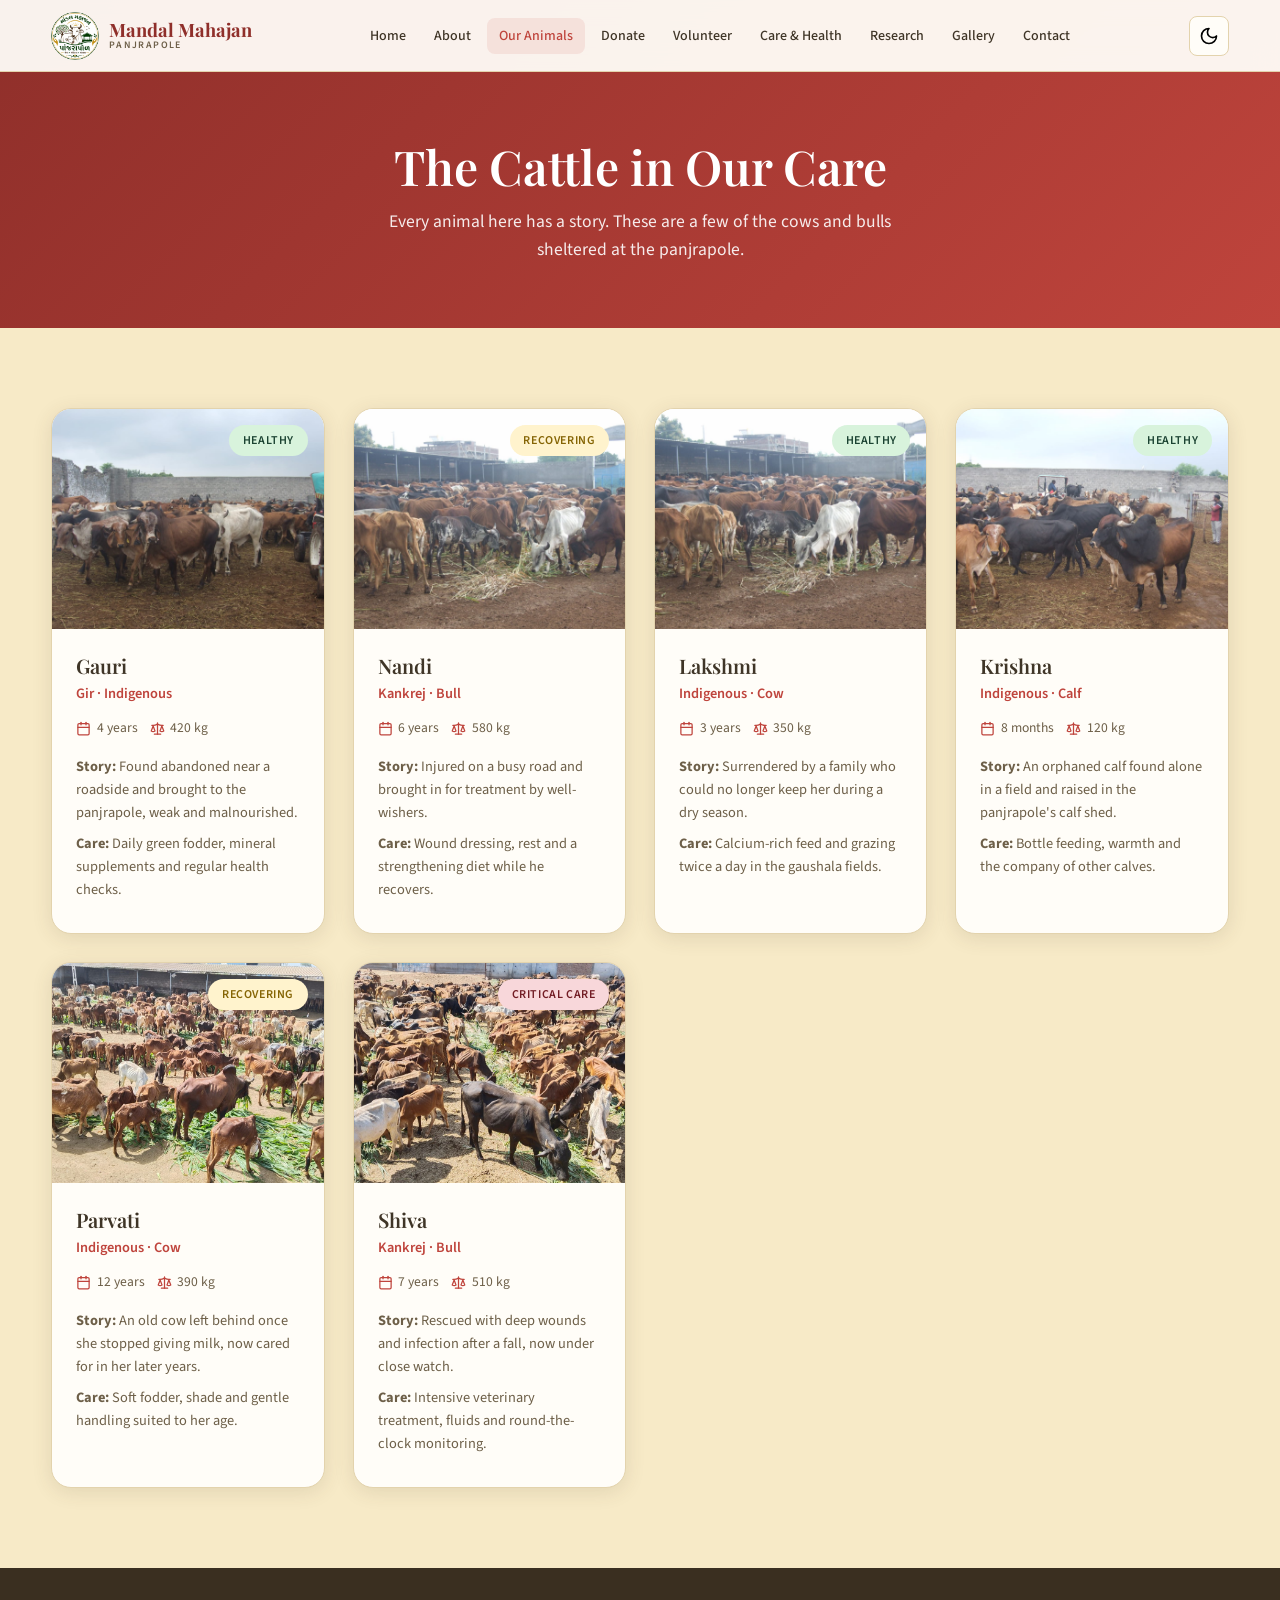
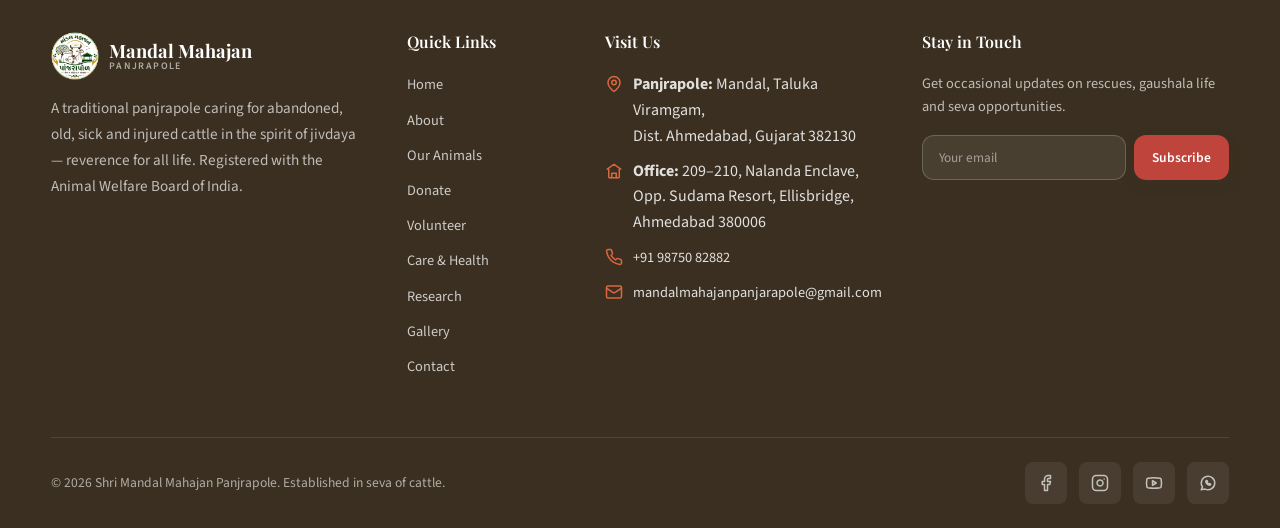
<file: animals.html>
<!DOCTYPE html>
<html lang="en">

<head>
  <meta charset="UTF-8">
  <meta name="viewport" content="width=device-width, initial-scale=1.0">
  <meta name="description"
    content="Meet the cattle sheltered at Shri Mandal Mahajan Panjrapole — their breeds, stories and the care they receive.">
  <title>Our Animals | Shri Mandal Mahajan Panjrapole</title>
  <link rel="stylesheet" href="css/style.css">
</head>

<body>
  <main>
    <header class="page-hero">
      <div class="container fade-in">
        <h1>The Cattle in Our Care</h1>
        <p>Every animal here has a story. These are a few of the cows and bulls sheltered at the panjrapole.</p>
      </div>
    </header>

    <section class="section" aria-label="Cattle profiles">
      <div class="container">
        <!-- Photos are from the real panjrapole. Individual names, ages and stories below are illustrative — replace with real animals when available. -->
        <div class="grid-3">
          <article class="animal-card fade-in">
            <div class="animal-card-image">
              <img src="images/gallery/gau07.jpeg" alt="Gauri, a Gir cow" loading="lazy" width="600" height="400">
              <span class="animal-status status-healthy">Healthy</span>
            </div>
            <div class="animal-card-body">
              <h3>Gauri</h3>
              <div class="animal-breed">Gir · Indigenous</div>
              <div class="animal-meta">
                <span><svg class="icon">
                    <use href="#mm-calendar"></use>
                  </svg> 4 years</span>
                <span><svg class="icon">
                    <use href="#mm-scale"></use>
                  </svg> 420 kg</span>
              </div>
              <p><strong>Story:</strong> Found abandoned near a roadside and brought to the panjrapole, weak and
                malnourished.</p>
              <p><strong>Care:</strong> Daily green fodder, mineral supplements and regular health checks.</p>
            </div>
          </article>

          <article class="animal-card fade-in">
            <div class="animal-card-image">
              <img src="images/gallery/gau09.jpeg" alt="Nandi, a Kankrej bull" loading="lazy" width="600" height="400">
              <span class="animal-status status-recovering">Recovering</span>
            </div>
            <div class="animal-card-body">
              <h3>Nandi</h3>
              <div class="animal-breed">Kankrej · Bull</div>
              <div class="animal-meta">
                <span><svg class="icon">
                    <use href="#mm-calendar"></use>
                  </svg> 6 years</span>
                <span><svg class="icon">
                    <use href="#mm-scale"></use>
                  </svg> 580 kg</span>
              </div>
              <p><strong>Story:</strong> Injured on a busy road and brought in for treatment by well-wishers.</p>
              <p><strong>Care:</strong> Wound dressing, rest and a strengthening diet while he recovers.</p>
            </div>
          </article>

          <article class="animal-card fade-in">
            <div class="animal-card-image">
              <img src="images/gallery/gau10.jpeg" alt="Lakshmi, an indigenous cow" loading="lazy" width="600"
                height="400">
              <span class="animal-status status-healthy">Healthy</span>
            </div>
            <div class="animal-card-body">
              <h3>Lakshmi</h3>
              <div class="animal-breed">Indigenous · Cow</div>
              <div class="animal-meta">
                <span><svg class="icon">
                    <use href="#mm-calendar"></use>
                  </svg> 3 years</span>
                <span><svg class="icon">
                    <use href="#mm-scale"></use>
                  </svg> 350 kg</span>
              </div>
              <p><strong>Story:</strong> Surrendered by a family who could no longer keep her during a dry season.</p>
              <p><strong>Care:</strong> Calcium-rich feed and grazing twice a day in the gaushala fields.</p>
            </div>
          </article>

          <article class="animal-card fade-in">
            <div class="animal-card-image">
              <img src="images/gallery/gau14.jpeg" alt="Krishna, a young calf" loading="lazy" width="600" height="400">
              <span class="animal-status status-healthy">Healthy</span>
            </div>
            <div class="animal-card-body">
              <h3>Krishna</h3>
              <div class="animal-breed">Indigenous · Calf</div>
              <div class="animal-meta">
                <span><svg class="icon">
                    <use href="#mm-calendar"></use>
                  </svg> 8 months</span>
                <span><svg class="icon">
                    <use href="#mm-scale"></use>
                  </svg> 120 kg</span>
              </div>
              <p><strong>Story:</strong> An orphaned calf found alone in a field and raised in the panjrapole's calf
                shed.</p>
              <p><strong>Care:</strong> Bottle feeding, warmth and the company of other calves.</p>
            </div>
          </article>

          <article class="animal-card fade-in">
            <div class="animal-card-image">
              <img src="images/gallery/gau15.jpeg" alt="Parvati, an aged cow" loading="lazy" width="600" height="400">
              <span class="animal-status status-recovering">Recovering</span>
            </div>
            <div class="animal-card-body">
              <h3>Parvati</h3>
              <div class="animal-breed">Indigenous · Cow</div>
              <div class="animal-meta">
                <span><svg class="icon">
                    <use href="#mm-calendar"></use>
                  </svg> 12 years</span>
                <span><svg class="icon">
                    <use href="#mm-scale"></use>
                  </svg> 390 kg</span>
              </div>
              <p><strong>Story:</strong> An old cow left behind once she stopped giving milk, now cared for in her later
                years.</p>
              <p><strong>Care:</strong> Soft fodder, shade and gentle handling suited to her age.</p>
            </div>
          </article>

          <article class="animal-card fade-in">
            <div class="animal-card-image">
              <img src="images/gallery/gau22.jpeg" alt="Shiva, a Kankrej bull in critical care" loading="lazy"
                width="600" height="400">
              <span class="animal-status status-critical">Critical Care</span>
            </div>
            <div class="animal-card-body">
              <h3>Shiva</h3>
              <div class="animal-breed">Kankrej · Bull</div>
              <div class="animal-meta">
                <span><svg class="icon">
                    <use href="#mm-calendar"></use>
                  </svg> 7 years</span>
                <span><svg class="icon">
                    <use href="#mm-scale"></use>
                  </svg> 510 kg</span>
              </div>
              <p><strong>Story:</strong> Rescued with deep wounds and infection after a fall, now under close watch.</p>
              <p><strong>Care:</strong> Intensive veterinary treatment, fluids and round-the-clock monitoring.</p>
            </div>
          </article>
        </div>
      </div>
    </section>
  </main>

  <script src="js/components.js"></script>
  <script src="js/main.js"></script>
</body>

</html>
</file>
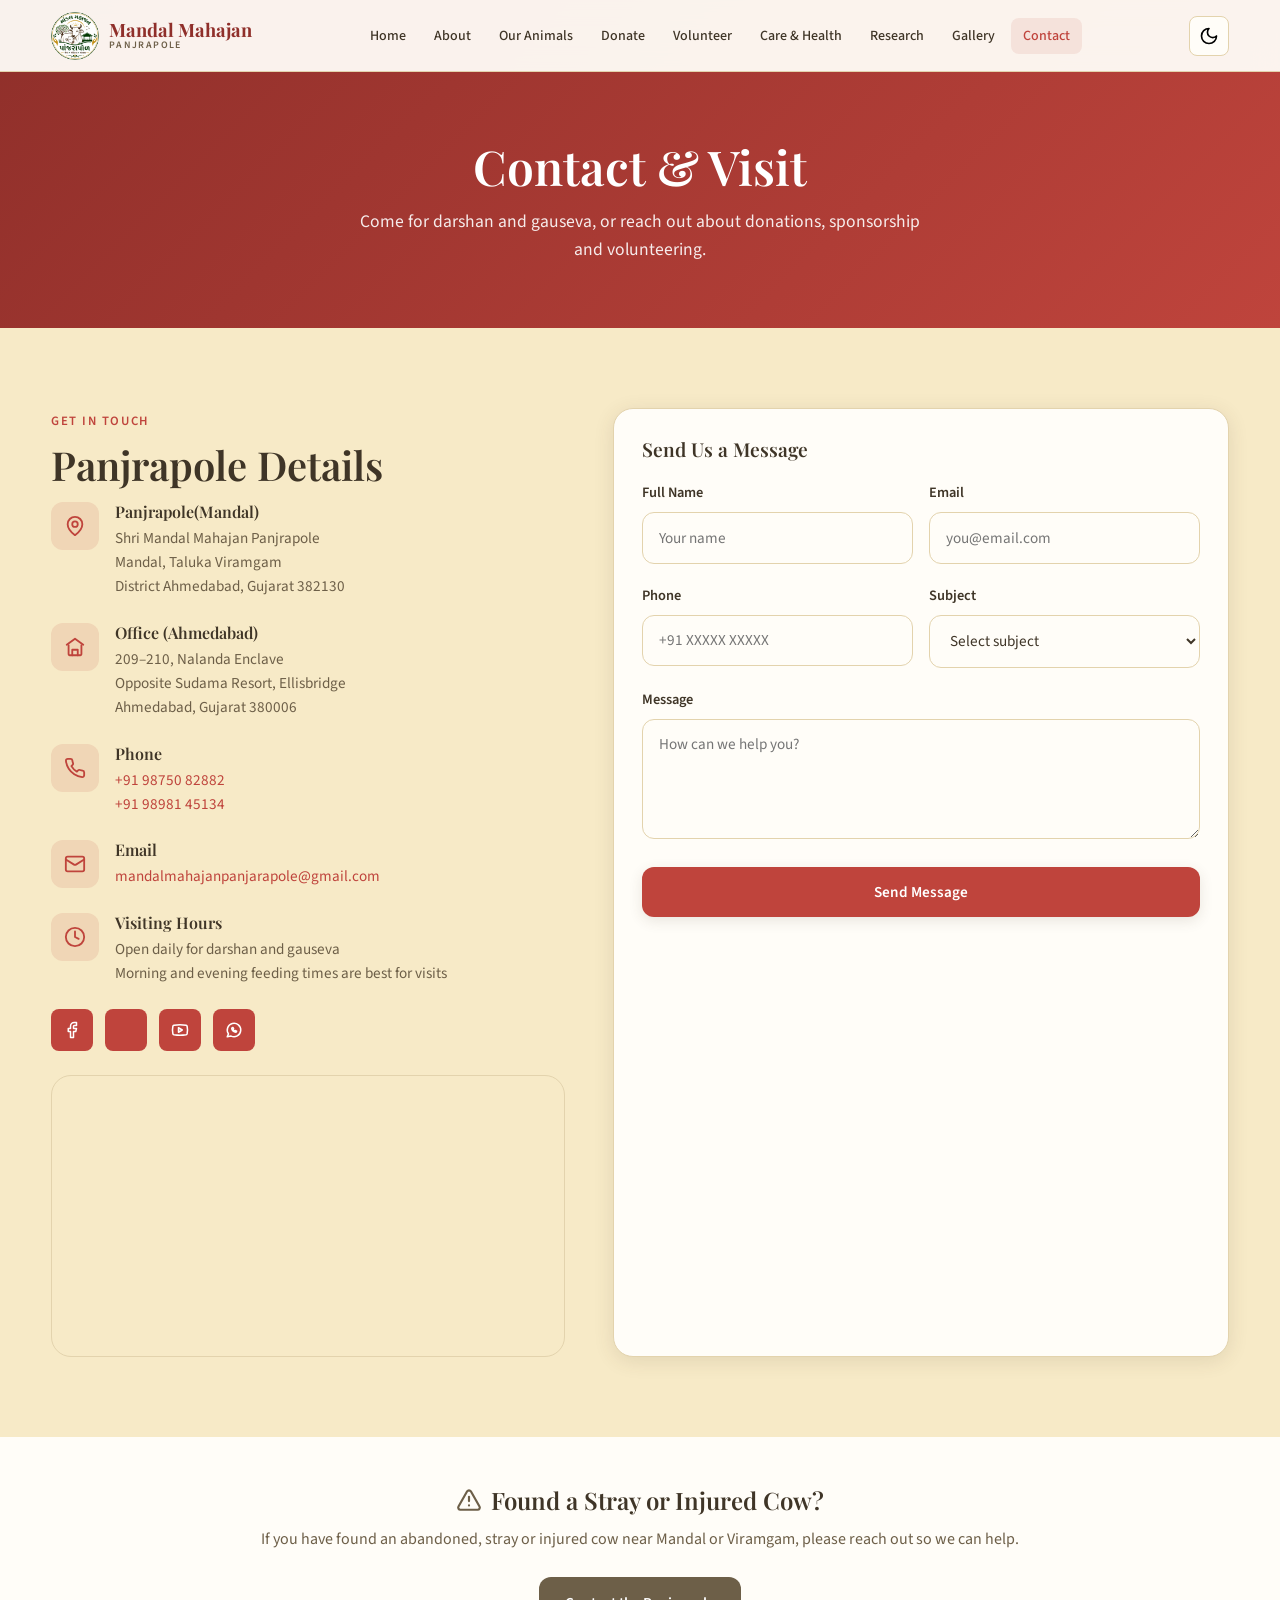
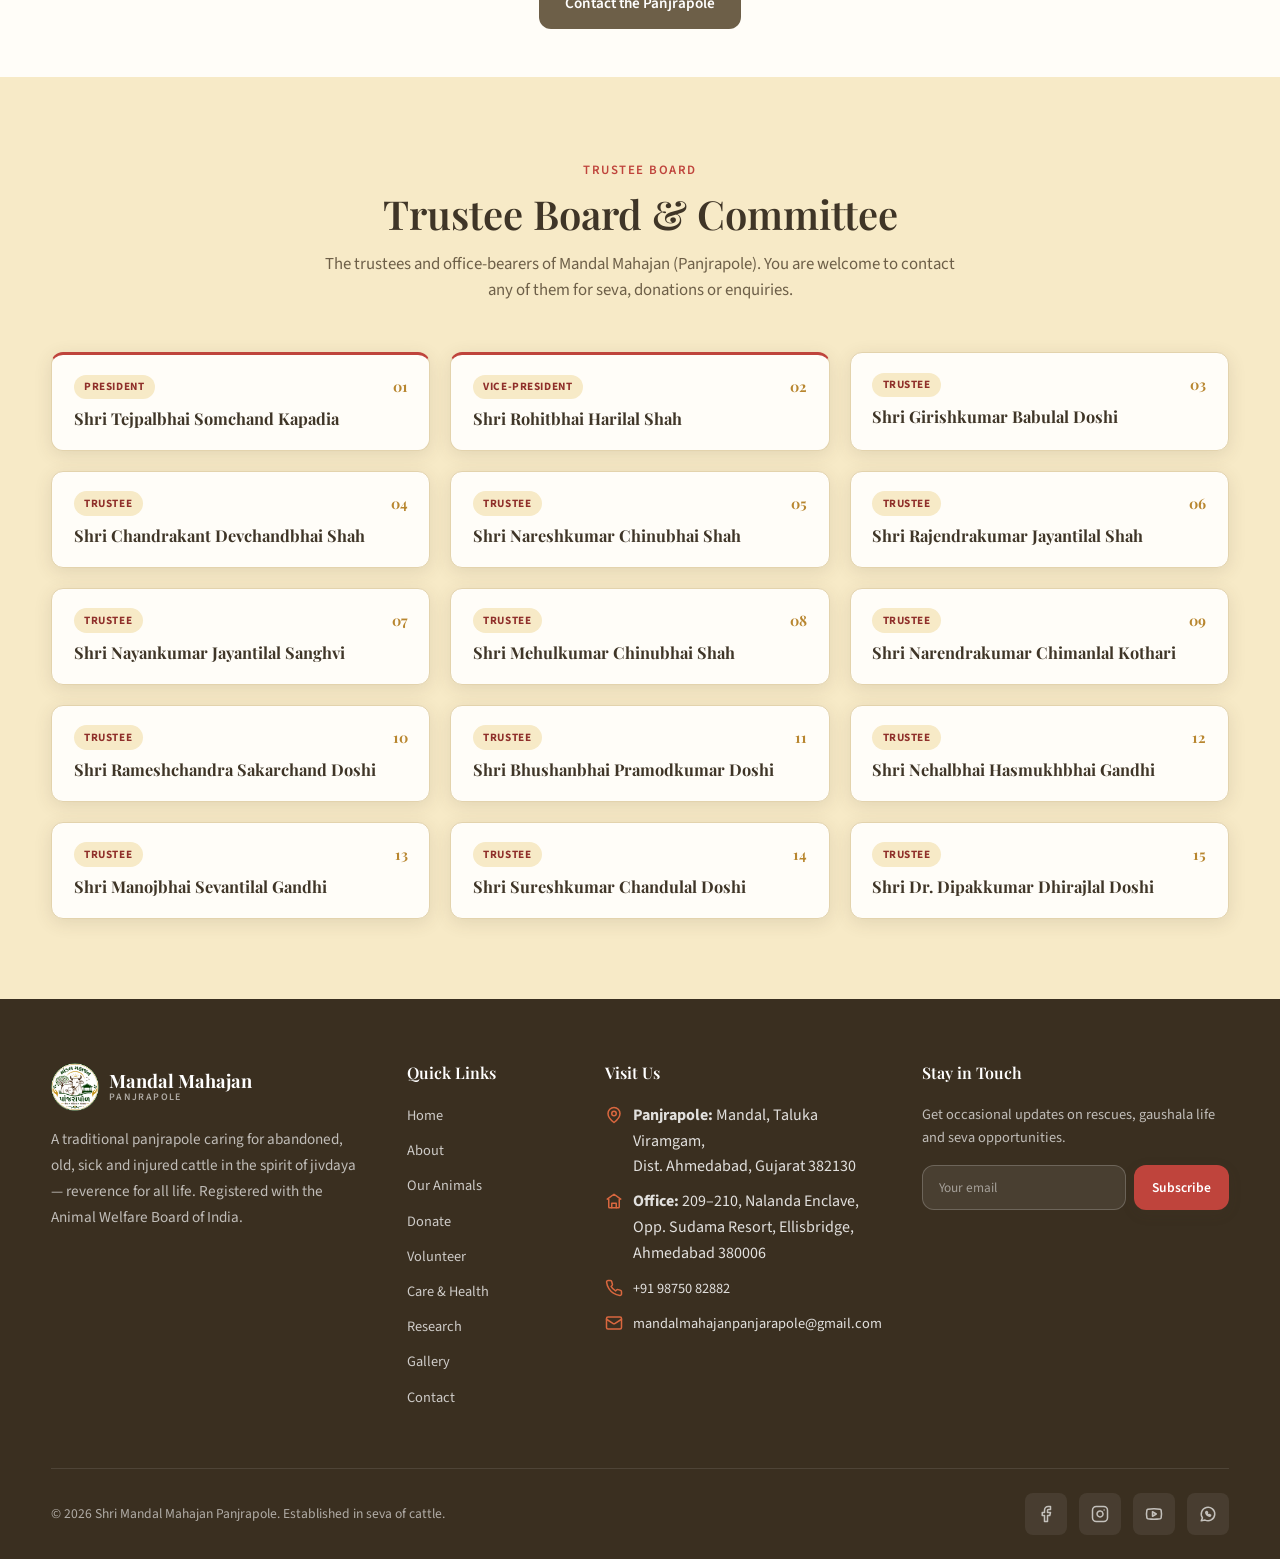
<file: contact.html>
<!DOCTYPE html>
<html lang="en">
<head>
  <meta charset="UTF-8">
  <meta name="viewport" content="width=device-width, initial-scale=1.0">
  <meta name="description" content="Contact Shri Mandal Mahajan Panjrapole — address at Mandal (Viramgam, Ahmedabad), visiting details and enquiry form.">
  <title>Contact | Shri Mandal Mahajan Panjrapole</title>
  <link rel="stylesheet" href="css/style.css">
</head>
<body>
  <main>
    <header class="page-hero">
      <div class="container fade-in">
        <h1>Contact & Visit</h1>
        <p>Come for darshan and gauseva, or reach out about donations, sponsorship and volunteering.</p>
      </div>
    </header>

    <section class="section" aria-labelledby="contact-heading">
      <div class="container">
        <div class="contact-grid">
          <div class="fade-in">
            <span class="section-label">Get in Touch</span>
            <h2 id="contact-heading" class="section-title">Panjrapole Details</h2>

            <div class="contact-info-item">
              <div class="contact-icon" aria-hidden="true"><svg class="icon"><use href="#mm-pin"></use></svg></div>
              <div>
                <h4>Panjrapole(Mandal)</h4>
                <p>Shri Mandal Mahajan Panjrapole<br>Mandal, Taluka Viramgam<br>District Ahmedabad, Gujarat 382130</p>
              </div>
            </div>

            <div class="contact-info-item">
              <div class="contact-icon" aria-hidden="true"><svg class="icon"><use href="#mm-home"></use></svg></div>
              <div>
                <h4>Office (Ahmedabad)</h4>
                <p>209–210, Nalanda Enclave<br>Opposite Sudama Resort, Ellisbridge<br>Ahmedabad, Gujarat 380006</p>
              </div>
            </div>

            <!-- Email sourced from public directories — please confirm -->
            <div class="contact-info-item">
              <div class="contact-icon" aria-hidden="true"><svg class="icon"><use href="#mm-phone"></use></svg></div>
              <div>
                <h4>Phone</h4>
                <p><a href="tel:+919875082882">+91 98750 82882</a><br><a href="tel:+919898145134">+91 98981 45134</a></p>
              </div>
            </div>

            <div class="contact-info-item">
              <div class="contact-icon" aria-hidden="true"><svg class="icon"><use href="#mm-mail"></use></svg></div>
              <div>
                <h4>Email</h4>
                <p><a href="mailto:mandalmahajanpanjarapole@gmail.com">mandalmahajanpanjarapole@gmail.com</a></p>
              </div>
            </div>

            <div class="contact-info-item">
              <div class="contact-icon" aria-hidden="true"><svg class="icon"><use href="#mm-clock"></use></svg></div>
              <div>
                <h4>Visiting Hours</h4>
                <p>Open daily for darshan and gauseva<br>Morning and evening feeding times are best for visits</p>
              </div>
            </div>

            <div class="social-links">
              <a href="https://www.facebook.com/share/1BvWC6Uo5H/?mibextid=wwXIfr" class="social-link" target="_blank" rel="noopener" aria-label="Facebook"><svg class="icon"><use href="#mm-facebook"></use></svg></a>
              <a href="#" class="social-link" aria-label="Instagram"><svg class="icon"><use href=""></use></svg></a>
              <a href="#" class="social-link" aria-label="YouTube"><svg class="icon"><use href="#mm-youtube"></use></svg></a>
              <a href="#" class="social-link" aria-label="WhatsApp"><svg class="icon"><use href="#mm-whatsapp"></use></svg></a>
            </div>

            <div class="map-embed" style="margin-top:1.5rem;border-radius:var(--radius-lg);overflow:hidden;border:1px solid var(--color-border);">
              <iframe
                title="Map showing Mandal, Viramgam, Ahmedabad"
                src="https://maps.google.com/maps?q=Mandal%2C%20Viramgam%2C%20Ahmedabad%2C%20Gujarat%20382130&output=embed"
                width="100%" height="280" style="border:0;display:block;" loading="lazy"
                referrerpolicy="no-referrer-when-downgrade"></iframe>
            </div>
          </div>

          <div class="card fade-in">
            <h3 style="margin-bottom:1.25rem;">Send Us a Message</h3>
            <form id="contactForm" aria-label="Contact form">
              <div class="form-row">
                <div class="form-group">
                  <label for="cName">Full Name</label>
                  <input type="text" id="cName" name="name" required placeholder="Your name">
                </div>
                <div class="form-group">
                  <label for="cEmail">Email</label>
                  <input type="email" id="cEmail" name="email" required placeholder="you@email.com">
                </div>
              </div>
              <div class="form-row">
                <div class="form-group">
                  <label for="cPhone">Phone</label>
                  <input type="tel" id="cPhone" name="phone" placeholder="+91 XXXXX XXXXX">
                </div>
                <div class="form-group">
                  <label for="cSubject">Subject</label>
                  <select id="cSubject" name="subject" required>
                    <option value="">Select subject</option>
                    <option value="general">General Enquiry</option>
                    <option value="donation">Donation</option>
                    <option value="sponsor">Sponsor a Cow</option>
                    <option value="volunteer">Volunteering</option>
                    <option value="report">Report a Stray / Injured Cow</option>
                    <option value="visit">Plan a Visit</option>
                  </select>
                </div>
              </div>
              <div class="form-group">
                <label for="cMessage">Message</label>
                <textarea id="cMessage" name="message" required placeholder="How can we help you?"></textarea>
              </div>
              <button type="submit" class="btn btn-primary" style="width:100%;">Send Message</button>
            </form>
          </div>
        </div>
      </div>
    </section>

    <section class="section" style="background:var(--bg-card);padding:3rem 0;" aria-label="Report a stray or injured cow">
      <div class="container" style="text-align:center;">
        <div class="fade-in">
          <h2 style="font-size:1.5rem;margin-bottom:0.75rem;display:flex;align-items:center;justify-content:center;gap:0.6rem;"><svg class="icon" style="width:26px;height:26px;color:var(--color-earth);"><use href="#mm-alert"></use></svg> Found a Stray or Injured Cow?</h2>
          <p style="color:var(--color-text-muted);margin-bottom:1.5rem;">If you have found an abandoned, stray or injured cow near Mandal or Viramgam, please reach out so we can help.</p>
          <a href="#contact-heading" class="btn btn-secondary">Contact the Panjrapole</a>
        </div>
      </div>
    </section>

    <section class="section" aria-labelledby="trustees-heading">
      <div class="container">
        <div class="section-header fade-in">
          <span class="section-label">Trustee Board</span>
          <h2 id="trustees-heading" class="section-title">Trustee Board &amp; Committee</h2>
          <p class="section-desc">The trustees and office-bearers of Mandal Mahajan (Panjrapole). You are welcome to contact any of them for seva, donations or enquiries.</p>
        </div>
        <div class="trustee-grid fade-in">

          <article class="trustee-card is-lead">
            <div class="trustee-card-top"><span class="trustee-role">President</span><span class="t-no">01</span></div>
            <h4 class="trustee-name">Shri Tejpalbhai Somchand Kapadia</h4>

          </article>

          <article class="trustee-card is-lead">
            <div class="trustee-card-top"><span class="trustee-role">Vice-President</span><span class="t-no">02</span></div>
            <h4 class="trustee-name">Shri Rohitbhai Harilal Shah</h4>
          </article>

          <article class="trustee-card">
            <div class="trustee-card-top"><span class="trustee-role">Trustee</span><span class="t-no">03</span></div>
            <h4 class="trustee-name">Shri Girishkumar Babulal Doshi</h4>
          </article>

          <article class="trustee-card">
            <div class="trustee-card-top"><span class="trustee-role">Trustee</span><span class="t-no">04</span></div>
            <h4 class="trustee-name">Shri Chandrakant Devchandbhai Shah</h4>
          </article>

          <article class="trustee-card">
            <div class="trustee-card-top"><span class="trustee-role">Trustee</span><span class="t-no">05</span></div>
            <h4 class="trustee-name">Shri Nareshkumar Chinubhai Shah</h4>
          </article>

          <article class="trustee-card">
            <div class="trustee-card-top"><span class="trustee-role">Trustee</span><span class="t-no">06</span></div>
            <h4 class="trustee-name">Shri Rajendrakumar Jayantilal Shah</h4>
          </article>

          <article class="trustee-card">
            <div class="trustee-card-top"><span class="trustee-role">Trustee</span><span class="t-no">07</span></div>
            <h4 class="trustee-name">Shri Nayankumar Jayantilal Sanghvi</h4>
          </article>

          <article class="trustee-card">
            <div class="trustee-card-top"><span class="trustee-role">Trustee</span><span class="t-no">08</span></div>
            <h4 class="trustee-name">Shri Mehulkumar Chinubhai Shah</h4>
          </article>

          <article class="trustee-card">
            <div class="trustee-card-top"><span class="trustee-role">Trustee</span><span class="t-no">09</span></div>
            <h4 class="trustee-name">Shri Narendrakumar Chimanlal Kothari</h4>
          </article>

          <article class="trustee-card">
            <div class="trustee-card-top"><span class="trustee-role">Trustee</span><span class="t-no">10</span></div>
            <h4 class="trustee-name">Shri Rameshchandra Sakarchand Doshi</h4>
          </article>

          <article class="trustee-card">
            <div class="trustee-card-top"><span class="trustee-role">Trustee</span><span class="t-no">11</span></div>
            <h4 class="trustee-name">Shri Bhushanbhai Pramodkumar Doshi</h4>
          </article>

          <article class="trustee-card">
            <div class="trustee-card-top"><span class="trustee-role">Trustee</span><span class="t-no">12</span></div>
            <h4 class="trustee-name">Shri Nehalbhai Hasmukhbhai Gandhi</h4>
          </article>

          <article class="trustee-card">
            <div class="trustee-card-top"><span class="trustee-role">Trustee</span><span class="t-no">13</span></div>
            <h4 class="trustee-name">Shri Manojbhai Sevantilal Gandhi</h4>
          </article>

          <article class="trustee-card">
            <div class="trustee-card-top"><span class="trustee-role">Trustee</span><span class="t-no">14</span></div>
            <h4 class="trustee-name">Shri Sureshkumar Chandulal Doshi</h4>
          </article>

          <article class="trustee-card">
            <div class="trustee-card-top"><span class="trustee-role">Trustee</span><span class="t-no">15</span></div>
            <h4 class="trustee-name">Shri Dr. Dipakkumar Dhirajlal Doshi</h4>
          </article>

        </div>
      </div>
    </section>
  </main>

  <script src="js/components.js"></script>
  <script src="js/main.js"></script>
</body>
</html>
</file>
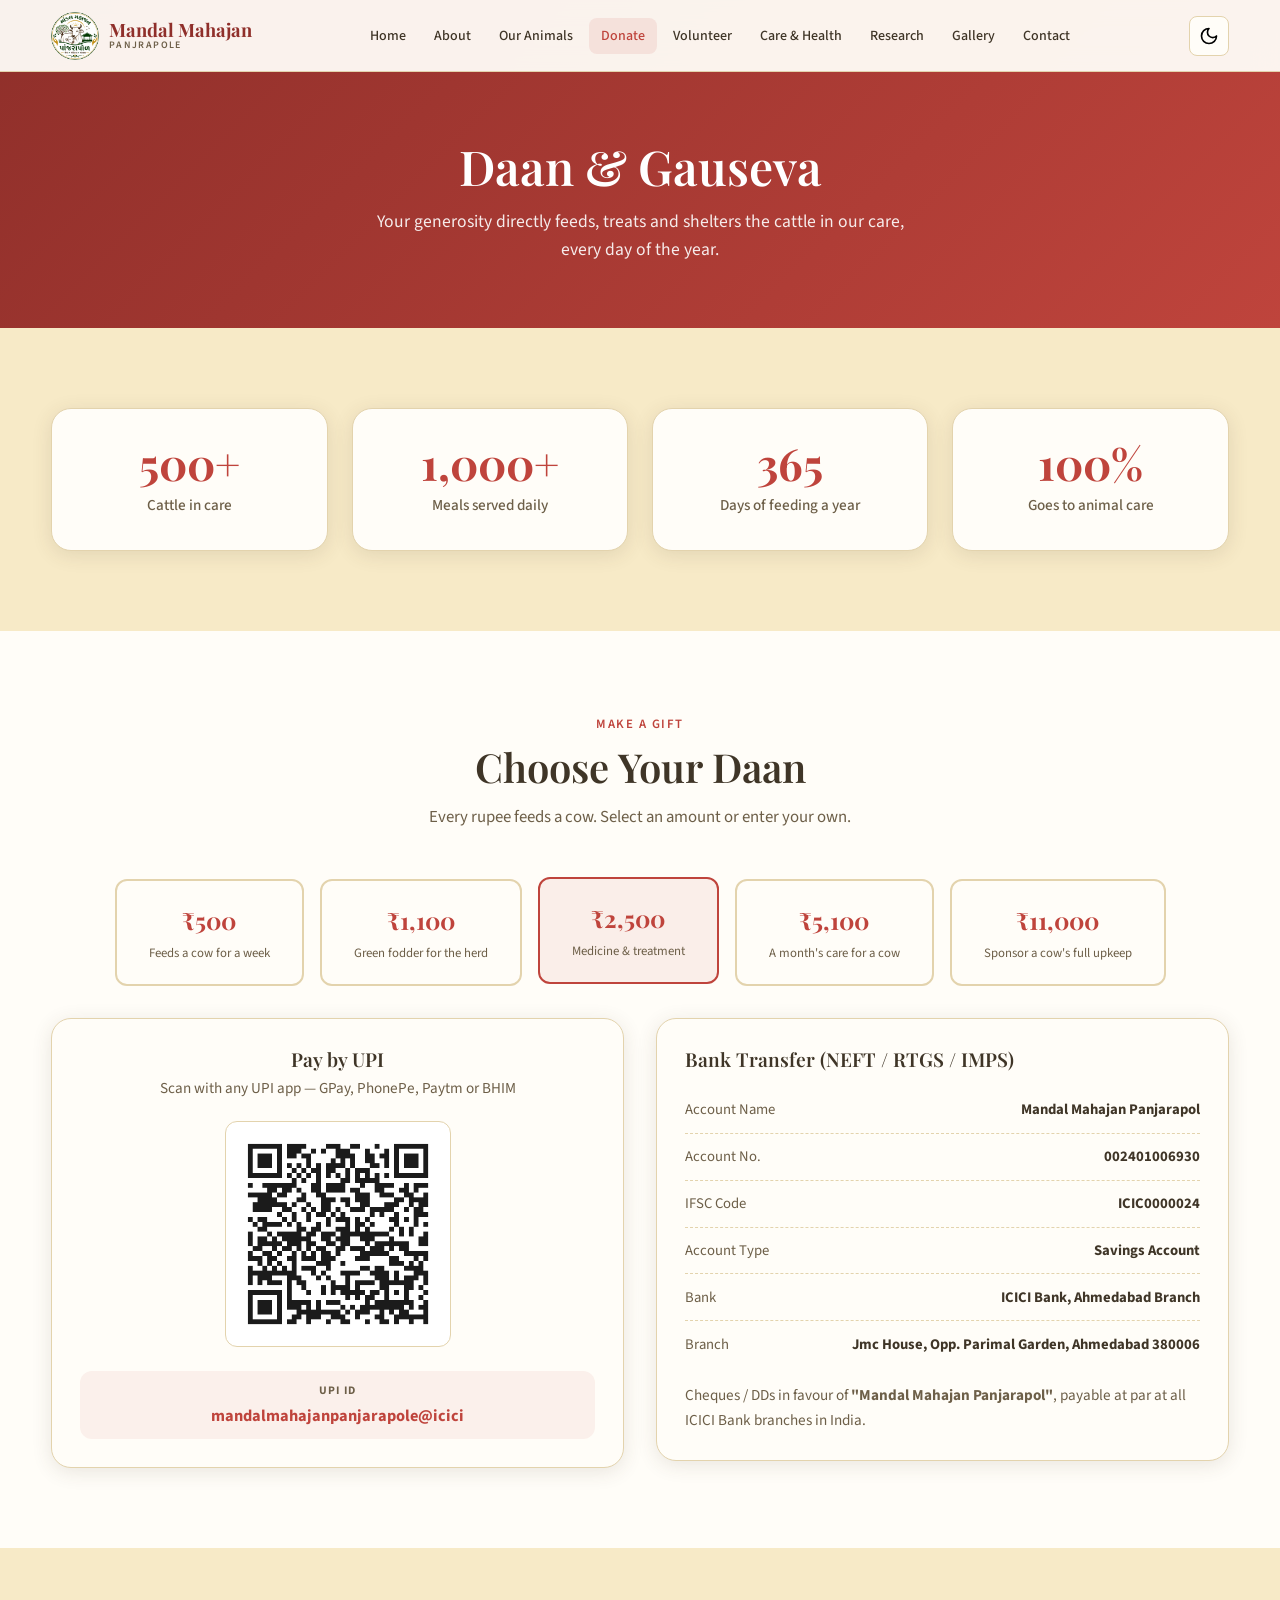
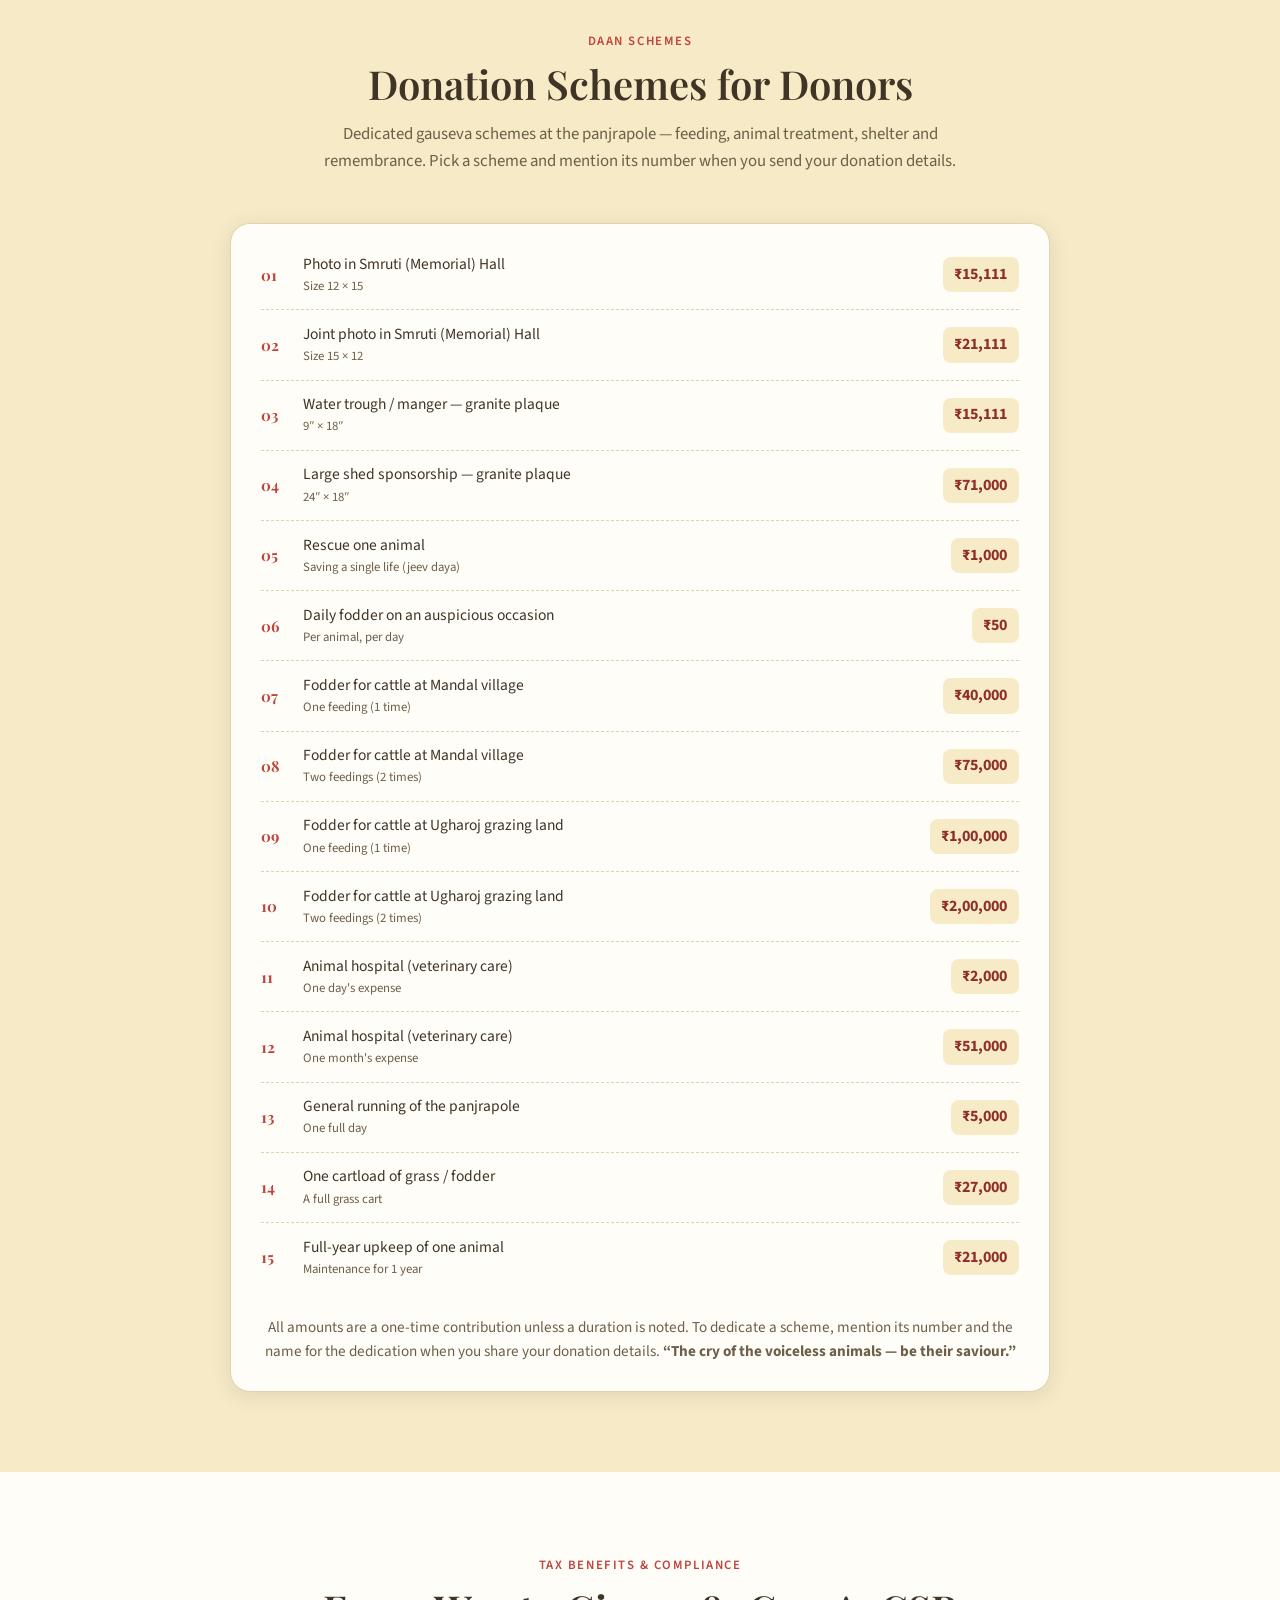
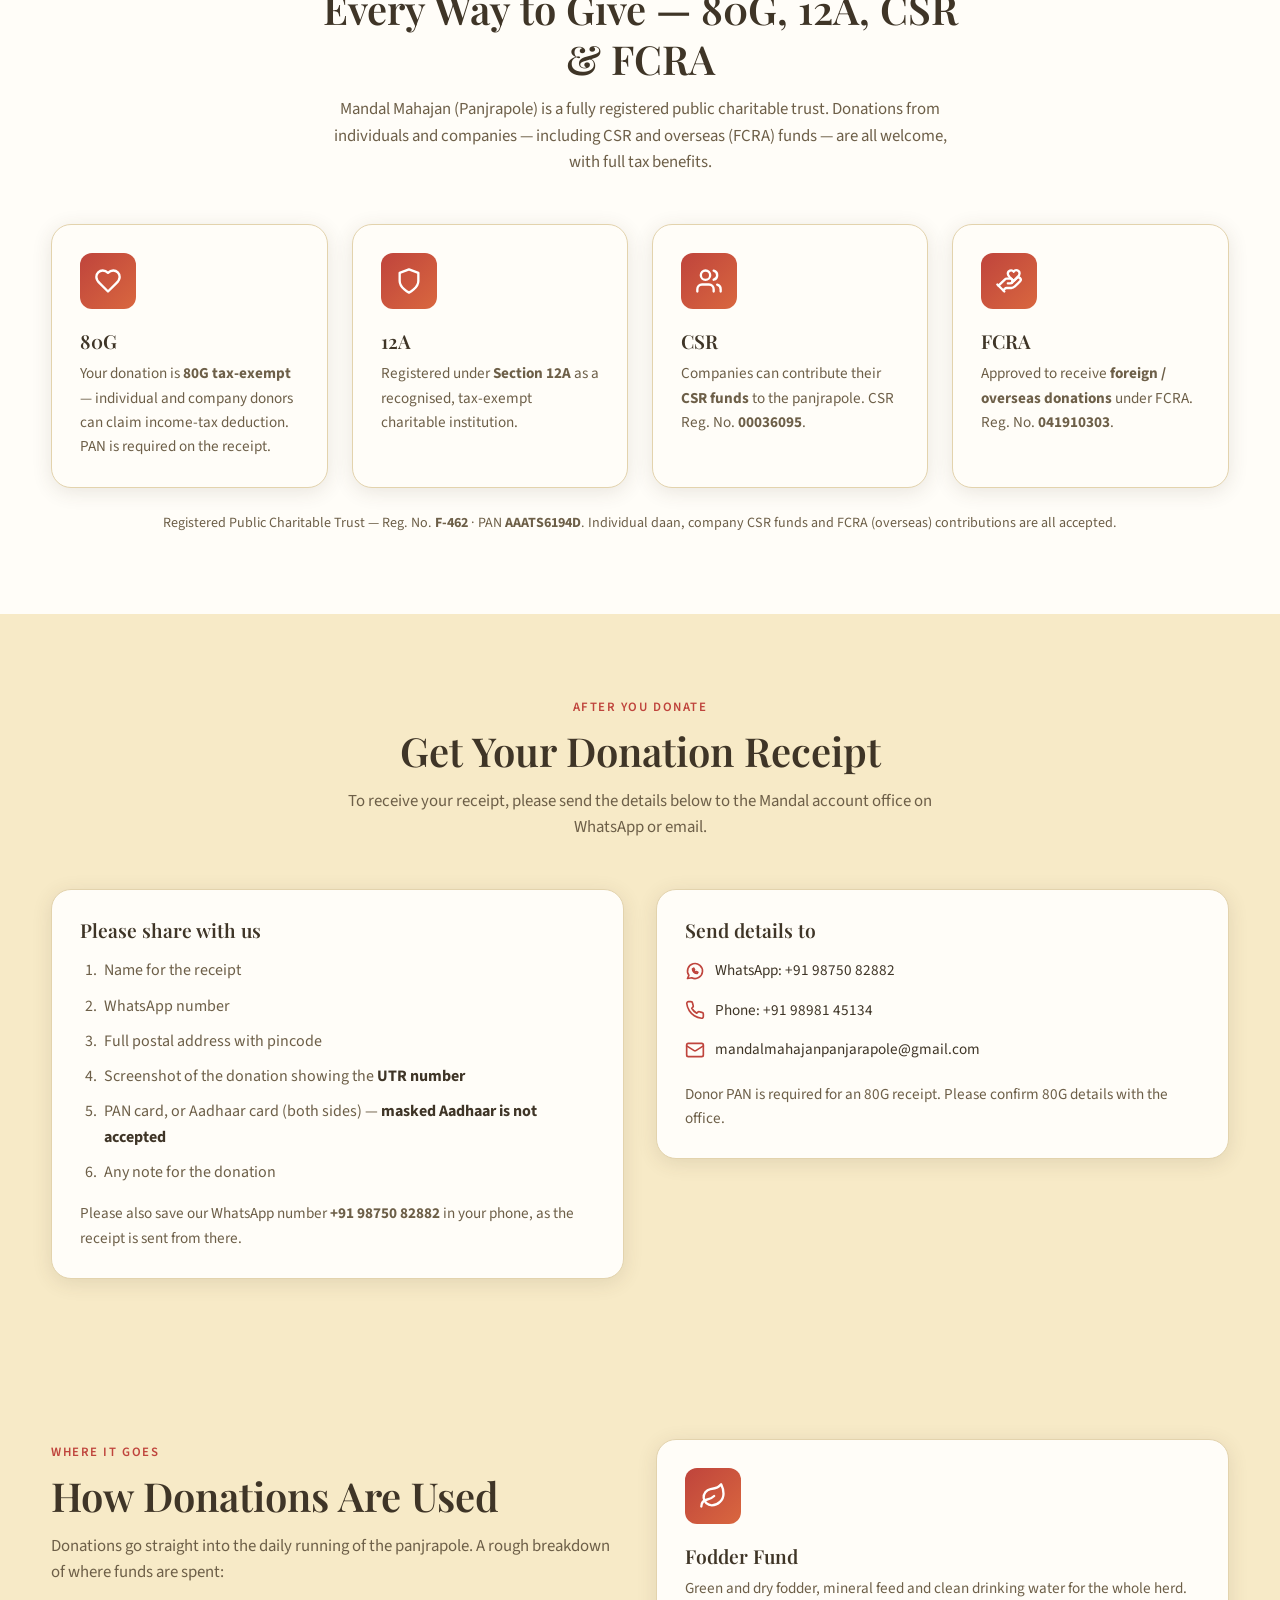
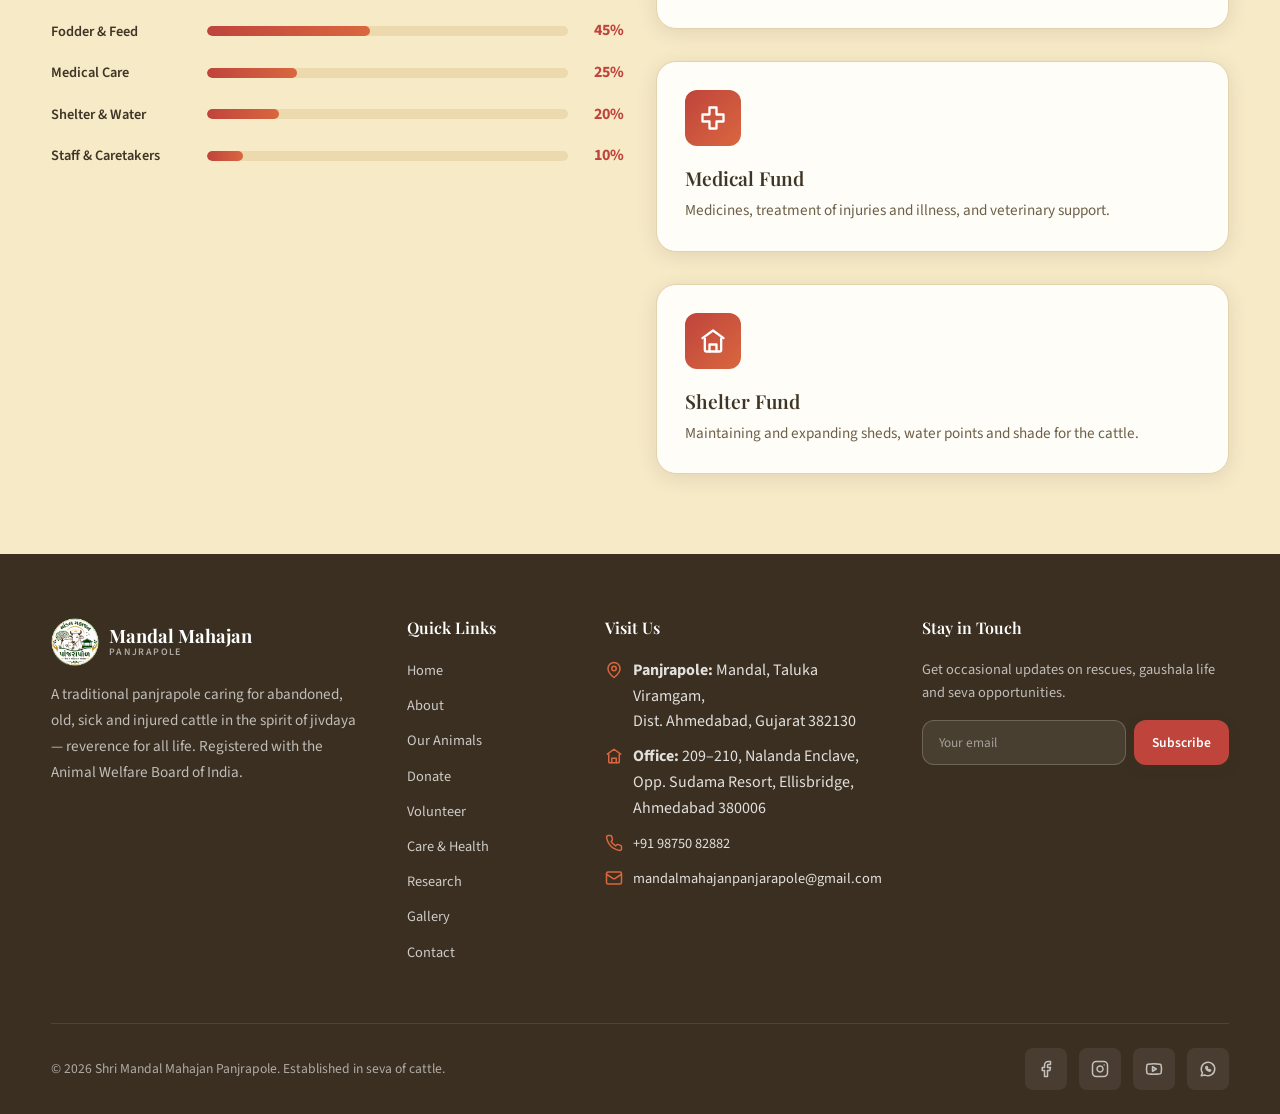
<file: donation.html>
<!DOCTYPE html>
<html lang="en">

<head>
  <meta charset="UTF-8">
  <meta name="viewport" content="width=device-width, initial-scale=1.0">
  <meta name="description"
    content="Donate to Shri Mandal Mahajan Panjrapole — support the feeding, treatment and shelter of cattle through daan and sponsorship.">
  <title>Donate | Shri Mandal Mahajan Panjrapole</title>
  <link rel="stylesheet" href="css/style.css">
</head>

<body>
  <main>
    <header class="page-hero">
      <div class="container fade-in">
        <h1>Daan & Gauseva</h1>
        <p>Your generosity directly feeds, treats and shelters the cattle in our care, every day of the year.</p>
      </div>
    </header>

    <section class="section" aria-labelledby="impact-heading">
      <div class="container">
        <div class="stats-grid fade-in">
          <div class="stat-card">
            <div class="stat-number" data-count="500" data-suffix="+">0</div>
            <div class="stat-label">Cattle in care</div>
          </div>
          <div class="stat-card">
            <div class="stat-number" data-count="1000" data-suffix="+">0</div>
            <div class="stat-label">Meals served daily</div>
          </div>
          <div class="stat-card">
            <div class="stat-number" data-count="365">0</div>
            <div class="stat-label">Days of feeding a year</div>
          </div>
          <div class="stat-card">
            <div class="stat-number" data-count="100" data-suffix="%">0</div>
            <div class="stat-label">Goes to animal care</div>
          </div>
        </div>
      </div>
    </section>

    <section class="section" style="background:var(--bg-card);" aria-labelledby="donate-heading">
      <div class="container">
        <div class="section-header fade-in">
          <span class="section-label">Make a Gift</span>
          <h2 id="donate-heading" class="section-title">Choose Your Daan</h2>
          <p class="section-desc">Every rupee feeds a cow. Select an amount or enter your own.</p>
        </div>

        <div class="donation-amounts fade-in">
          <div class="amount-card" data-amount="500" tabindex="0" role="button" aria-label="Donate 500 rupees">
            <div class="amount">₹500</div>
            <div class="impact">Feeds a cow for a week</div>
          </div>
          <div class="amount-card" data-amount="1100" tabindex="0" role="button" aria-label="Donate 1100 rupees">
            <div class="amount">₹1,100</div>
            <div class="impact">Green fodder for the herd</div>
          </div>
          <div class="amount-card selected" data-amount="2500" tabindex="0" role="button"
            aria-label="Donate 2500 rupees">
            <div class="amount">₹2,500</div>
            <div class="impact">Medicine & treatment</div>
          </div>
          <div class="amount-card" data-amount="5100" tabindex="0" role="button" aria-label="Donate 5100 rupees">
            <div class="amount">₹5,100</div>
            <div class="impact">A month's care for a cow</div>
          </div>
          <div class="amount-card" data-amount="11000" tabindex="0" role="button" aria-label="Donate 11000 rupees">
            <div class="amount">₹11,000</div>
            <div class="impact">Sponsor a cow's full upkeep</div>
          </div>
        </div>

        <div class="grid-2 fade-in" style="align-items:start;">
          <div class="card pay-card" style="text-align:center;">
            <h3 style="margin-bottom:0.35rem;">Pay by UPI</h3>
            <p class="pay-sub">Scan with any UPI app — GPay, PhonePe, Paytm or BHIM</p>
            <div class="qr-box">
              <img src="images/upi-qr.png" alt="UPI QR code to pay Mandal Mahajan Panjarapol" width="220" height="220"
                loading="lazy">
            </div>
            <div class="upi-id">
              <span>UPI ID</span>
              <strong>mandalmahajanpanjarapole@icici</strong>
            </div>
          </div>
          <div class="card pay-card">
            <h3 style="margin-bottom:1rem;">Bank Transfer (NEFT / RTGS / IMPS)</h3>
            <ul class="bank-details">
              <li><span>Account Name</span><strong>Mandal Mahajan Panjarapol</strong></li>
              <li><span>Account No.</span><strong>002401006930</strong></li>
              <li><span>IFSC Code</span><strong>ICIC0000024</strong></li>
              <li><span>Account Type</span><strong>Savings Account</strong></li>
              <li><span>Bank</span><strong>ICICI Bank, Ahmedabad Branch</strong></li>
              <li><span>Branch</span><strong>Jmc House, Opp. Parimal Garden, Ahmedabad&nbsp;380006</strong></li>
            </ul>
            <p class="pay-sub" style="margin-top:1rem;">Cheques / DDs in favour of <strong>"Mandal Mahajan
                Panjarapol"</strong>, payable at par at all ICICI Bank branches in India.</p>
          </div>
        </div>
      </div>
    </section>

    <section class="section" aria-labelledby="schemes-heading">
      <div class="container">
        <div class="section-header fade-in">
          <span class="section-label">Daan Schemes</span>
          <h2 id="schemes-heading" class="section-title">Donation Schemes for Donors</h2>
          <p class="section-desc">Dedicated gauseva schemes at the panjrapole — feeding, animal treatment, shelter and
            remembrance. Pick a scheme and mention its number when you send your donation details.</p>
        </div>

        <div class="card scheme-card fade-in">
          <ol class="scheme-list">
            <li class="scheme-item">
              <span class="scheme-no">01</span>
              <span class="scheme-name">Photo in Smruti (Memorial) Hall <small>Size 12 × 15</small></span>
              <span class="scheme-amount">₹15,111</span>
            </li>
            <li class="scheme-item">
              <span class="scheme-no">02</span>
              <span class="scheme-name">Joint photo in Smruti (Memorial) Hall <small>Size 15 × 12</small></span>
              <span class="scheme-amount">₹21,111</span>
            </li>
            <li class="scheme-item">
              <span class="scheme-no">03</span>
              <span class="scheme-name">Water trough / manger — granite plaque <small>9″ × 18″</small></span>
              <span class="scheme-amount">₹15,111</span>
            </li>
            <li class="scheme-item">
              <span class="scheme-no">04</span>
              <span class="scheme-name">Large shed sponsorship — granite plaque <small>24″ × 18″</small></span>
              <span class="scheme-amount">₹71,000</span>
            </li>
            <li class="scheme-item">
              <span class="scheme-no">05</span>
              <span class="scheme-name">Rescue one animal <small>Saving a single life (jeev daya)</small></span>
              <span class="scheme-amount">₹1,000</span>
            </li>
            <li class="scheme-item">
              <span class="scheme-no">06</span>
              <span class="scheme-name">Daily fodder on an auspicious occasion <small>Per animal, per day</small></span>
              <span class="scheme-amount">₹50</span>
            </li>
            <li class="scheme-item">
              <span class="scheme-no">07</span>
              <span class="scheme-name">Fodder for cattle at Mandal village <small>One feeding (1 time)</small></span>
              <span class="scheme-amount">₹40,000</span>
            </li>
            <li class="scheme-item">
              <span class="scheme-no">08</span>
              <span class="scheme-name">Fodder for cattle at Mandal village <small>Two feedings (2 times)</small></span>
              <span class="scheme-amount">₹75,000</span>
            </li>
            <li class="scheme-item">
              <span class="scheme-no">09</span>
              <span class="scheme-name">Fodder for cattle at Ugharoj grazing land <small>One feeding (1
                  time)</small></span>
              <span class="scheme-amount">₹1,00,000</span>
            </li>
            <li class="scheme-item">
              <span class="scheme-no">10</span>
              <span class="scheme-name">Fodder for cattle at Ugharoj grazing land <small>Two feedings (2
                  times)</small></span>
              <span class="scheme-amount">₹2,00,000</span>
            </li>
            <li class="scheme-item">
              <span class="scheme-no">11</span>
              <span class="scheme-name">Animal hospital (veterinary care) <small>One day's expense</small></span>
              <span class="scheme-amount">₹2,000</span>
            </li>
            <li class="scheme-item">
              <span class="scheme-no">12</span>
              <span class="scheme-name">Animal hospital (veterinary care) <small>One month's expense</small></span>
              <span class="scheme-amount">₹51,000</span>
            </li>
            <li class="scheme-item">
              <span class="scheme-no">13</span>
              <span class="scheme-name">General running of the panjrapole <small>One full day</small></span>
              <span class="scheme-amount">₹5,000</span>
            </li>
            <li class="scheme-item">
              <span class="scheme-no">14</span>
              <span class="scheme-name">One cartload of grass / fodder <small>A full grass cart</small></span>
              <span class="scheme-amount">₹27,000</span>
            </li>
            <li class="scheme-item">
              <span class="scheme-no">15</span>
              <span class="scheme-name">Full-year upkeep of one animal <small>Maintenance for 1 year</small></span>
              <span class="scheme-amount">₹21,000</span>
            </li>
          </ol>
          <p class="pay-sub scheme-note">All amounts are a one-time contribution unless a duration is noted. To dedicate
            a scheme, mention its number and the name for the dedication when you share your donation details.
            <strong>“The cry of the voiceless animals — be their saviour.”</strong>
          </p>
        </div>
      </div>
    </section>

    <section class="section" style="background:var(--bg-card);" aria-labelledby="benefits-heading">
      <div class="container">
        <div class="section-header fade-in">
          <span class="section-label">Tax Benefits &amp; Compliance</span>
          <h2 id="benefits-heading" class="section-title">Every Way to Give — 80G, 12A, CSR &amp; FCRA</h2>
          <p class="section-desc">Mandal Mahajan (Panjrapole) is a fully registered public charitable trust. Donations
            from individuals and companies — including CSR and overseas (FCRA) funds — are all welcome, with full tax
            benefits.</p>
        </div>
        <div class="grid-4 fade-in">
          <div class="card">
            <div class="card-icon" aria-hidden="true"><svg class="icon">
                <use href="#mm-heart"></use>
              </svg></div>
            <h3>80G</h3>
            <p>Your donation is <strong>80G tax-exempt</strong> — individual and company donors can claim income-tax
              deduction. PAN is required on the receipt.</p>
          </div>
          <div class="card">
            <div class="card-icon" aria-hidden="true"><svg class="icon">
                <use href="#mm-shield"></use>
              </svg></div>
            <h3>12A</h3>
            <p>Registered under <strong>Section 12A</strong> as a recognised, tax-exempt charitable institution.</p>
          </div>
          <div class="card">
            <div class="card-icon" aria-hidden="true"><svg class="icon">
                <use href="#mm-users"></use>
              </svg></div>
            <h3>CSR</h3>
            <p>Companies can contribute their <strong>CSR funds</strong> to the panjrapole. CSR Reg. No.
              <strong>00036095</strong>.
            </p>
          </div>
          <div class="card">
            <div class="card-icon" aria-hidden="true"><svg class="icon">
                <use href="#mm-handHeart"></use>
              </svg></div>
            <h3>FCRA</h3>
            <p>Approved to receive <strong>foreign / overseas donations</strong> under FCRA. Reg. No.
              <strong>041910303</strong>.
            </p>
          </div>
        </div>
        <p class="pay-sub" style="text-align:center;margin-top:1.5rem;">Registered Public Charitable Trust — Reg. No.
          <strong>F-462</strong> · PAN <strong>AAATS6194D</strong>. Individual daan, company CSR funds and FCRA
          (overseas) contributions are all accepted.
        </p>
      </div>
    </section>

    <section class="section" aria-labelledby="receipt-heading">
      <div class="container">
        <div class="section-header fade-in">
          <span class="section-label">After You Donate</span>
          <h2 id="receipt-heading" class="section-title">Get Your Donation Receipt</h2>
          <p class="section-desc">To receive your receipt, please send the details below to the Mandal account office on
            WhatsApp or email.</p>
        </div>
        <div class="grid-2 fade-in" style="align-items:start;">
          <div class="card">
            <h3 style="margin-bottom:1rem;">Please share with us</h3>
            <ol class="receipt-list">
              <li>Name for the receipt</li>
              <li>WhatsApp number</li>
              <li>Full postal address with pincode</li>
              <li>Screenshot of the donation showing the <strong>UTR number</strong></li>
              <li>PAN card, or Aadhaar card (both sides) — <strong>masked Aadhaar is not accepted</strong></li>
              <li>Any note for the donation</li>
            </ol>
            <p class="pay-sub" style="margin-top:1rem;">Please also save our WhatsApp number <strong>+91 98750
                82882</strong> in your phone, as the receipt is sent from there.</p>
          </div>
          <div class="card">
            <h3 style="margin-bottom:1rem;">Send details to</h3>
            <ul class="contact-method-list">
              <li><svg class="icon">
                  <use href="#mm-whatsapp"></use>
                </svg> <a href="https://wa.me/919875082882">WhatsApp: +91 98750 82882</a></li>
              <li><svg class="icon">
                  <use href="#mm-phone"></use>
                </svg> <a href="tel:+919898145134">Phone: +91 98981 45134</a></li>
              <li><svg class="icon">
                  <use href="#mm-mail"></use>
                </svg> <a href="mailto:mandalmahajanpanjarapole@gmail.com">mandalmahajanpanjarapole@gmail.com</a></li>
            </ul>
            <p class="pay-sub" style="margin-top:1.25rem;">Donor PAN is required for an 80G receipt. Please confirm 80G
              details with the office.</p>
          </div>
        </div>
        <!-- NOTE: bank/UPI details taken from the panjrapole's ICICI cheque & UPI QR. The UPI QR above is generated from the verified UPI ID; you can replace images/upi-qr.png with the official ICICI QR card image if you prefer. -->
      </div>
    </section>

    <section class="section" aria-labelledby="fund-heading">
      <div class="container">
        <div class="grid-2">
          <div class="fade-in">
            <span class="section-label">Where It Goes</span>
            <h2 id="fund-heading" class="section-title">How Donations Are Used</h2>
            <p class="section-desc" style="text-align:left;margin:0 0 2rem;">Donations go straight into the daily
              running of the panjrapole. A rough breakdown of where funds are spent:</p>
            <div class="fund-usage">
              <div class="fund-item">
                <span class="fund-label">Fodder & Feed</span>
                <div class="fund-bar">
                  <div class="fund-bar-fill" data-width="45"></div>
                </div>
                <span class="fund-percent">45%</span>
              </div>
              <div class="fund-item">
                <span class="fund-label">Medical Care</span>
                <div class="fund-bar">
                  <div class="fund-bar-fill" data-width="25"></div>
                </div>
                <span class="fund-percent">25%</span>
              </div>
              <div class="fund-item">
                <span class="fund-label">Shelter & Water</span>
                <div class="fund-bar">
                  <div class="fund-bar-fill" data-width="20"></div>
                </div>
                <span class="fund-percent">20%</span>
              </div>
              <div class="fund-item">
                <span class="fund-label">Staff & Caretakers</span>
                <div class="fund-bar">
                  <div class="fund-bar-fill" data-width="10"></div>
                </div>
                <span class="fund-percent">10%</span>
              </div>
            </div>
          </div>
          <div class="grid-2 fade-in" style="grid-template-columns:1fr;">
            <div class="card">
              <div class="card-icon" aria-hidden="true"><svg class="icon">
                  <use href="#mm-leaf"></use>
                </svg></div>
              <h3>Fodder Fund</h3>
              <p>Green and dry fodder, mineral feed and clean drinking water for the whole herd.</p>
            </div>
            <div class="card">
              <div class="card-icon" aria-hidden="true"><svg class="icon">
                  <use href="#mm-cross"></use>
                </svg></div>
              <h3>Medical Fund</h3>
              <p>Medicines, treatment of injuries and illness, and veterinary support.</p>
            </div>
            <div class="card">
              <div class="card-icon" aria-hidden="true"><svg class="icon">
                  <use href="#mm-home"></use>
                </svg></div>
              <h3>Shelter Fund</h3>
              <p>Maintaining and expanding sheds, water points and shade for the cattle.</p>
            </div>
          </div>
        </div>
      </div>
    </section>
  </main>

  <script src="js/components.js"></script>
  <script src="js/main.js"></script>
  <script src="js/donation.js"></script>
  <script src="js/monitoring.js"></script>
</body>

</html>
</file>
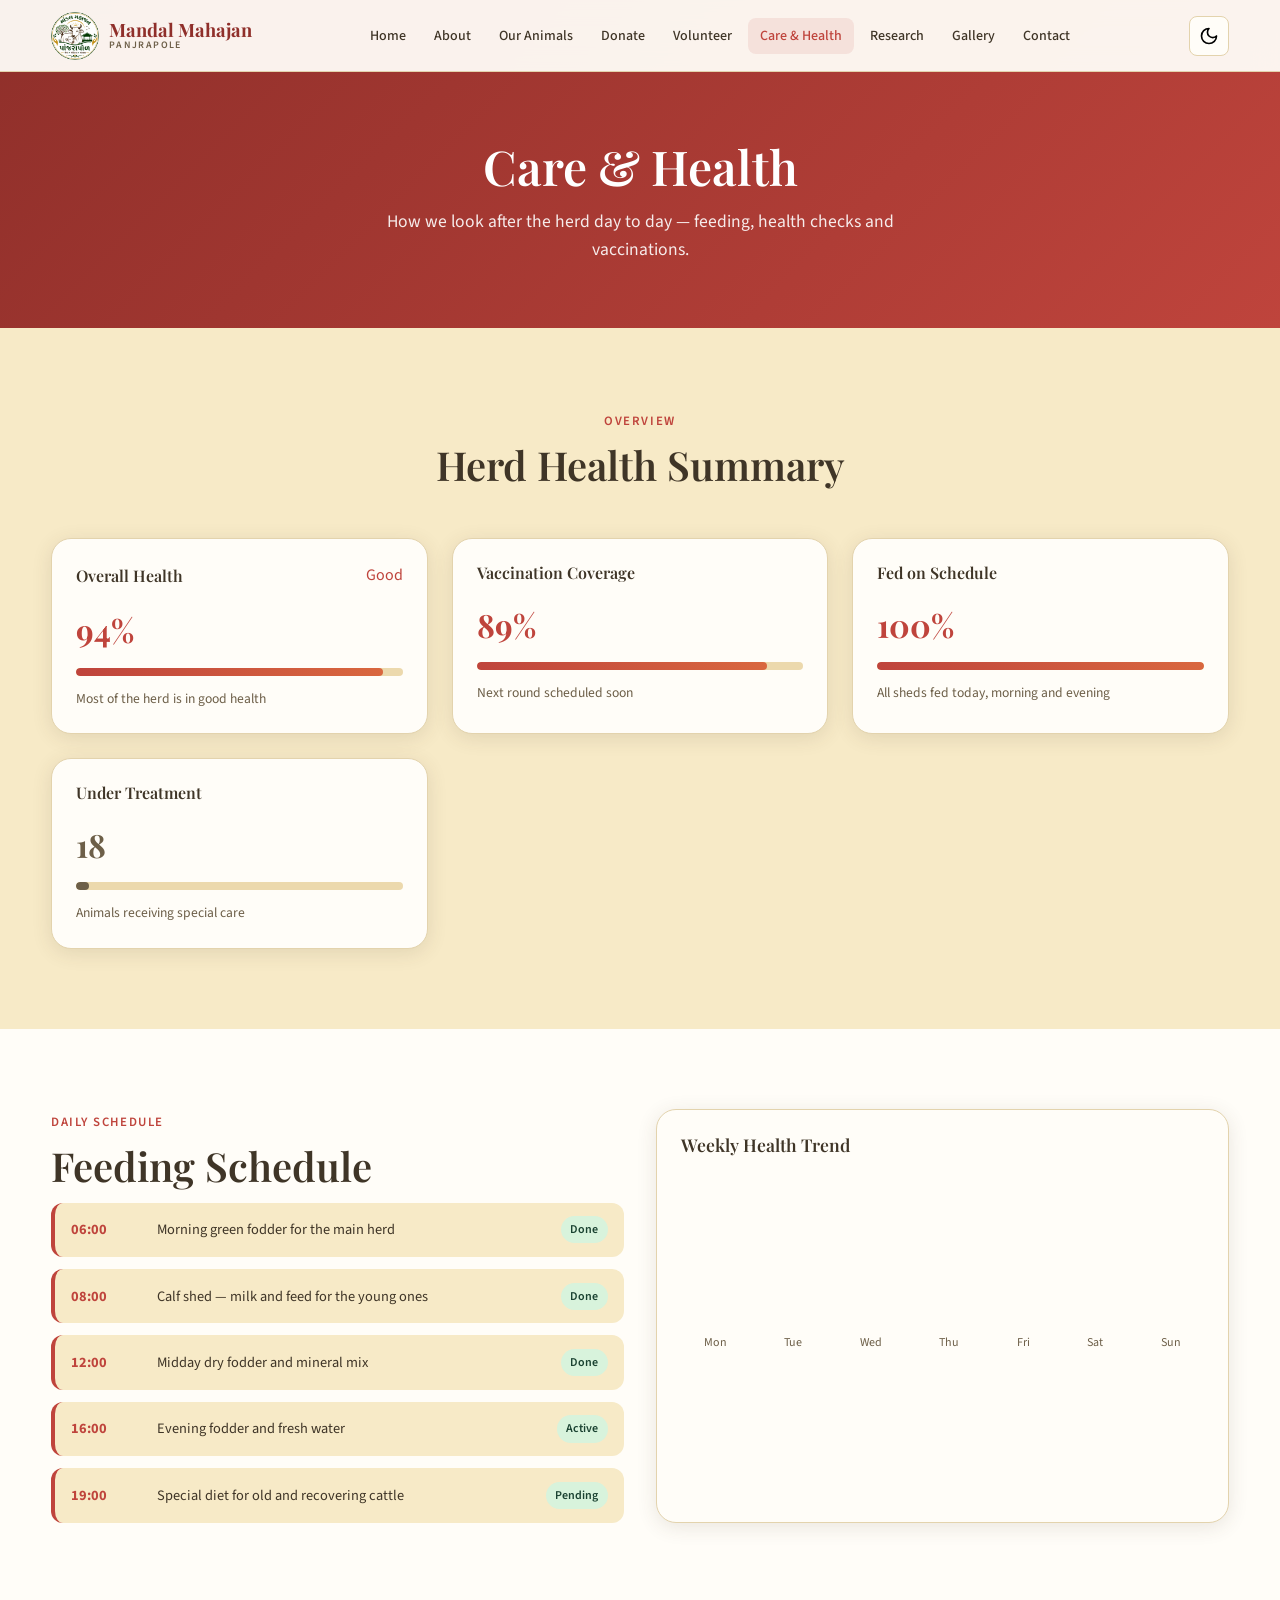
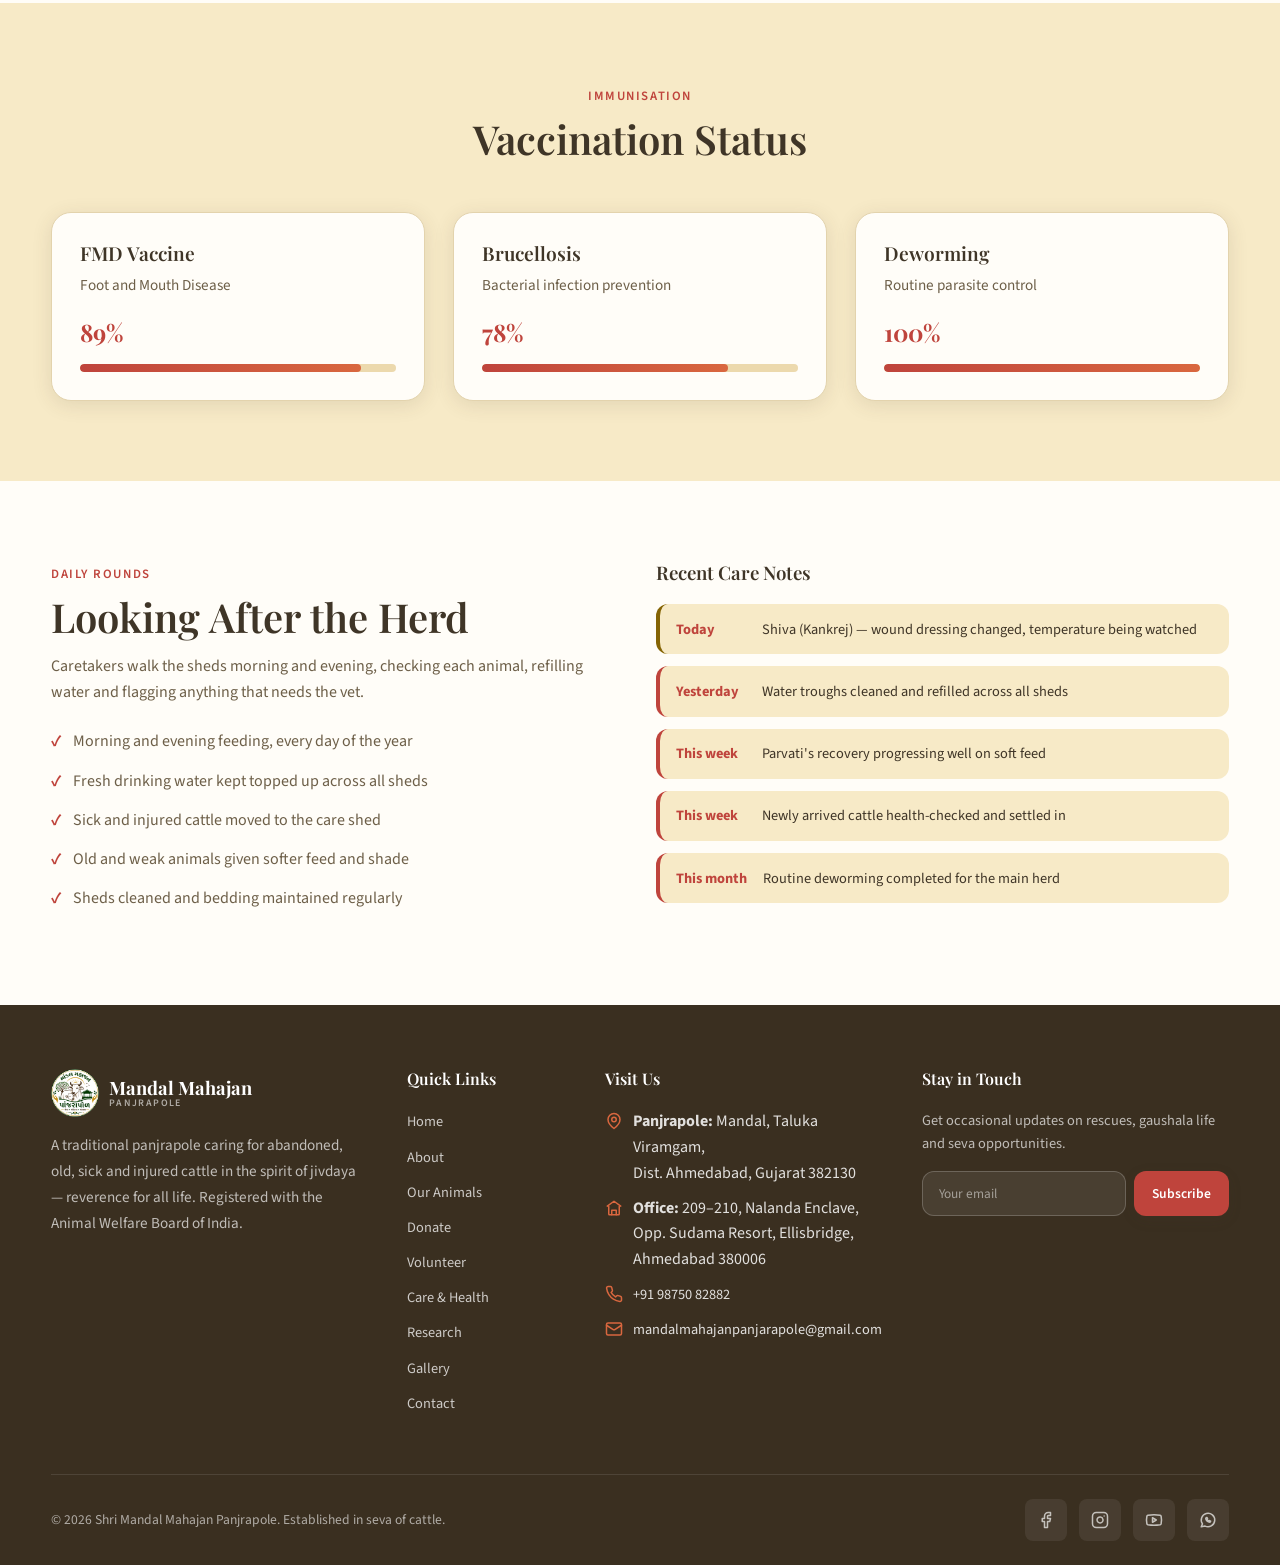
<file: monitoring.html>
<!DOCTYPE html>
<html lang="en">

<head>
  <meta charset="UTF-8">
  <meta name="viewport" content="width=device-width, initial-scale=1.0">
  <meta name="description"
    content="Herd health and daily care at Shri Mandal Mahajan Panjrapole — feeding schedules, vaccinations and health overview.">
  <title>Care & Health | Shri Mandal Mahajan Panjrapole</title>
  <link rel="stylesheet" href="css/style.css">
</head>

<body>
  <main>
    <header class="page-hero">
      <div class="container fade-in">
        <h1>Care & Health</h1>
        <p>How we look after the herd day to day — feeding, health checks and vaccinations.</p>
      </div>
    </header>

    <section class="section" aria-labelledby="overview-heading">
      <div class="container">
        <div class="section-header fade-in">
          <span class="section-label">Overview</span>
          <h2 id="overview-heading" class="section-title">Herd Health Summary</h2>
          <!-- TODO: figures below are representative — update with the panjrapole's real numbers -->
        </div>
        <div class="dashboard-grid fade-in">
          <div class="metric-card">
            <div class="metric-header">
              <h4>Overall Health</h4>
              <span style="color:var(--color-primary);">Good</span>
            </div>
            <div class="metric-value">94%</div>
            <div class="progress-bar">
              <div class="progress-fill" data-width="94"></div>
            </div>
            <p style="font-size:0.85rem;color:var(--color-text-muted);margin-top:0.75rem;">Most of the herd is in good
              health</p>
          </div>
          <div class="metric-card">
            <div class="metric-header">
              <h4>Vaccination Coverage</h4>
            </div>
            <div class="metric-value">89%</div>
            <div class="progress-bar">
              <div class="progress-fill" data-width="89"></div>
            </div>
            <p style="font-size:0.85rem;color:var(--color-text-muted);margin-top:0.75rem;">Next round scheduled soon</p>
          </div>
          <div class="metric-card">
            <div class="metric-header">
              <h4>Fed on Schedule</h4>
            </div>
            <div class="metric-value">100%</div>
            <div class="progress-bar">
              <div class="progress-fill" data-width="100"></div>
            </div>
            <p style="font-size:0.85rem;color:var(--color-text-muted);margin-top:0.75rem;">All sheds fed today, morning
              and evening</p>
          </div>
          <div class="metric-card">
            <div class="metric-header">
              <h4>Under Treatment</h4>
            </div>
            <div class="metric-value" style="color:var(--color-earth);">18</div>
            <div class="progress-bar">
              <div class="progress-fill" data-width="4" style="background:var(--color-earth);"></div>
            </div>
            <p style="font-size:0.85rem;color:var(--color-text-muted);margin-top:0.75rem;">Animals receiving special
              care</p>
          </div>
        </div>
      </div>
    </section>

    <section class="section" style="background:var(--bg-card);" aria-labelledby="feeding-heading">
      <div class="container">
        <div class="grid-2">
          <div class="fade-in">
            <span class="section-label">Daily Schedule</span>
            <h2 id="feeding-heading" class="section-title">Feeding Schedule</h2>
            <div class="schedule-list">
              <div class="schedule-item">
                <span class="schedule-time">06:00</span>
                <span class="schedule-detail">Morning green fodder for the main herd</span>
                <span class="schedule-status">Done</span>
              </div>
              <div class="schedule-item">
                <span class="schedule-time">08:00</span>
                <span class="schedule-detail">Calf shed — milk and feed for the young ones</span>
                <span class="schedule-status">Done</span>
              </div>
              <div class="schedule-item">
                <span class="schedule-time">12:00</span>
                <span class="schedule-detail">Midday dry fodder and mineral mix</span>
                <span class="schedule-status">Done</span>
              </div>
              <div class="schedule-item">
                <span class="schedule-time">16:00</span>
                <span class="schedule-detail">Evening fodder and fresh water</span>
                <span class="schedule-status">Active</span>
              </div>
              <div class="schedule-item">
                <span class="schedule-time">19:00</span>
                <span class="schedule-detail">Special diet for old and recovering cattle</span>
                <span class="schedule-status">Pending</span>
              </div>
            </div>
          </div>
          <div class="chart-container fade-in">
            <h3 style="margin-bottom:1rem;font-size:1.1rem;">Weekly Health Trend</h3>
            <div class="chart-bars" role="img" aria-label="Bar chart showing weekly health scores">
              <div>
                <div class="chart-bar" data-height="85" style="height:0%;"></div>
                <div class="chart-bar-label">Mon</div>
              </div>
              <div>
                <div class="chart-bar" data-height="92" style="height:0%;"></div>
                <div class="chart-bar-label">Tue</div>
              </div>
              <div>
                <div class="chart-bar" data-height="88" style="height:0%;"></div>
                <div class="chart-bar-label">Wed</div>
              </div>
              <div>
                <div class="chart-bar" data-height="95" style="height:0%;"></div>
                <div class="chart-bar-label">Thu</div>
              </div>
              <div>
                <div class="chart-bar" data-height="91" style="height:0%;"></div>
                <div class="chart-bar-label">Fri</div>
              </div>
              <div>
                <div class="chart-bar" data-height="94" style="height:0%;"></div>
                <div class="chart-bar-label">Sat</div>
              </div>
              <div>
                <div class="chart-bar" data-height="96" style="height:0%;"></div>
                <div class="chart-bar-label">Sun</div>
              </div>
            </div>
          </div>
        </div>
      </div>
    </section>

    <section class="section" aria-labelledby="vaccination-heading">
      <div class="container">
        <div class="section-header fade-in">
          <span class="section-label">Immunisation</span>
          <h2 id="vaccination-heading" class="section-title">Vaccination Status</h2>
        </div>
        <div class="grid-3 fade-in">
          <div class="card">
            <h3>FMD Vaccine</h3>
            <p style="color:var(--color-text-muted);margin:0.5rem 0 1rem;">Foot and Mouth Disease</p>
            <div class="metric-value" style="font-size:1.5rem;">89%</div>
            <div class="progress-bar">
              <div class="progress-fill" data-width="89"></div>
            </div>
          </div>
          <div class="card">
            <h3>Brucellosis</h3>
            <p style="color:var(--color-text-muted);margin:0.5rem 0 1rem;">Bacterial infection prevention</p>
            <div class="metric-value" style="font-size:1.5rem;">78%</div>
            <div class="progress-bar">
              <div class="progress-fill" data-width="78"></div>
            </div>
          </div>
          <div class="card">
            <h3>Deworming</h3>
            <p style="color:var(--color-text-muted);margin:0.5rem 0 1rem;">Routine parasite control</p>
            <div class="metric-value" style="font-size:1.5rem;">100%</div>
            <div class="progress-bar">
              <div class="progress-fill" data-width="100"></div>
            </div>
          </div>
        </div>
      </div>
    </section>

    <section class="section" style="background:var(--bg-card);" aria-labelledby="rounds-heading">
      <div class="container">
        <div class="grid-2">
          <div class="fade-in">
            <span class="section-label">Daily Rounds</span>
            <h2 id="rounds-heading" class="section-title">Looking After the Herd</h2>
            <p style="color:var(--color-text-muted);margin-bottom:1.5rem;">Caretakers walk the sheds morning and
              evening, checking each animal, refilling water and flagging anything that needs the vet.</p>
            <ul class="benefit-list">
              <li>Morning and evening feeding, every day of the year</li>
              <li>Fresh drinking water kept topped up across all sheds</li>
              <li>Sick and injured cattle moved to the care shed</li>
              <li>Old and weak animals given softer feed and shade</li>
              <li>Sheds cleaned and bedding maintained regularly</li>
            </ul>
          </div>
          <div class="fade-in">
            <h3 style="margin-bottom:1.25rem;">Recent Care Notes</h3>
            <div class="schedule-list">
              <div class="schedule-item" style="border-left-color:#856404;">
                <span class="schedule-time">Today</span>
                <span class="schedule-detail">Shiva (Kankrej) — wound dressing changed, temperature being watched</span>
              </div>
              <div class="schedule-item">
                <span class="schedule-time">Yesterday</span>
                <span class="schedule-detail">Water troughs cleaned and refilled across all sheds</span>
              </div>
              <div class="schedule-item">
                <span class="schedule-time">This week</span>
                <span class="schedule-detail">Parvati's recovery progressing well on soft feed</span>
              </div>
              <div class="schedule-item">
                <span class="schedule-time">This week</span>
                <span class="schedule-detail">Newly arrived cattle health-checked and settled in</span>
              </div>
              <div class="schedule-item">
                <span class="schedule-time">This month</span>
                <span class="schedule-detail">Routine deworming completed for the main herd</span>
              </div>
            </div>
          </div>
        </div>
      </div>
    </section>
  </main>

  <script src="js/components.js"></script>
  <script src="js/main.js"></script>
  <script src="js/monitoring.js"></script>
</body>

</html>
</file>
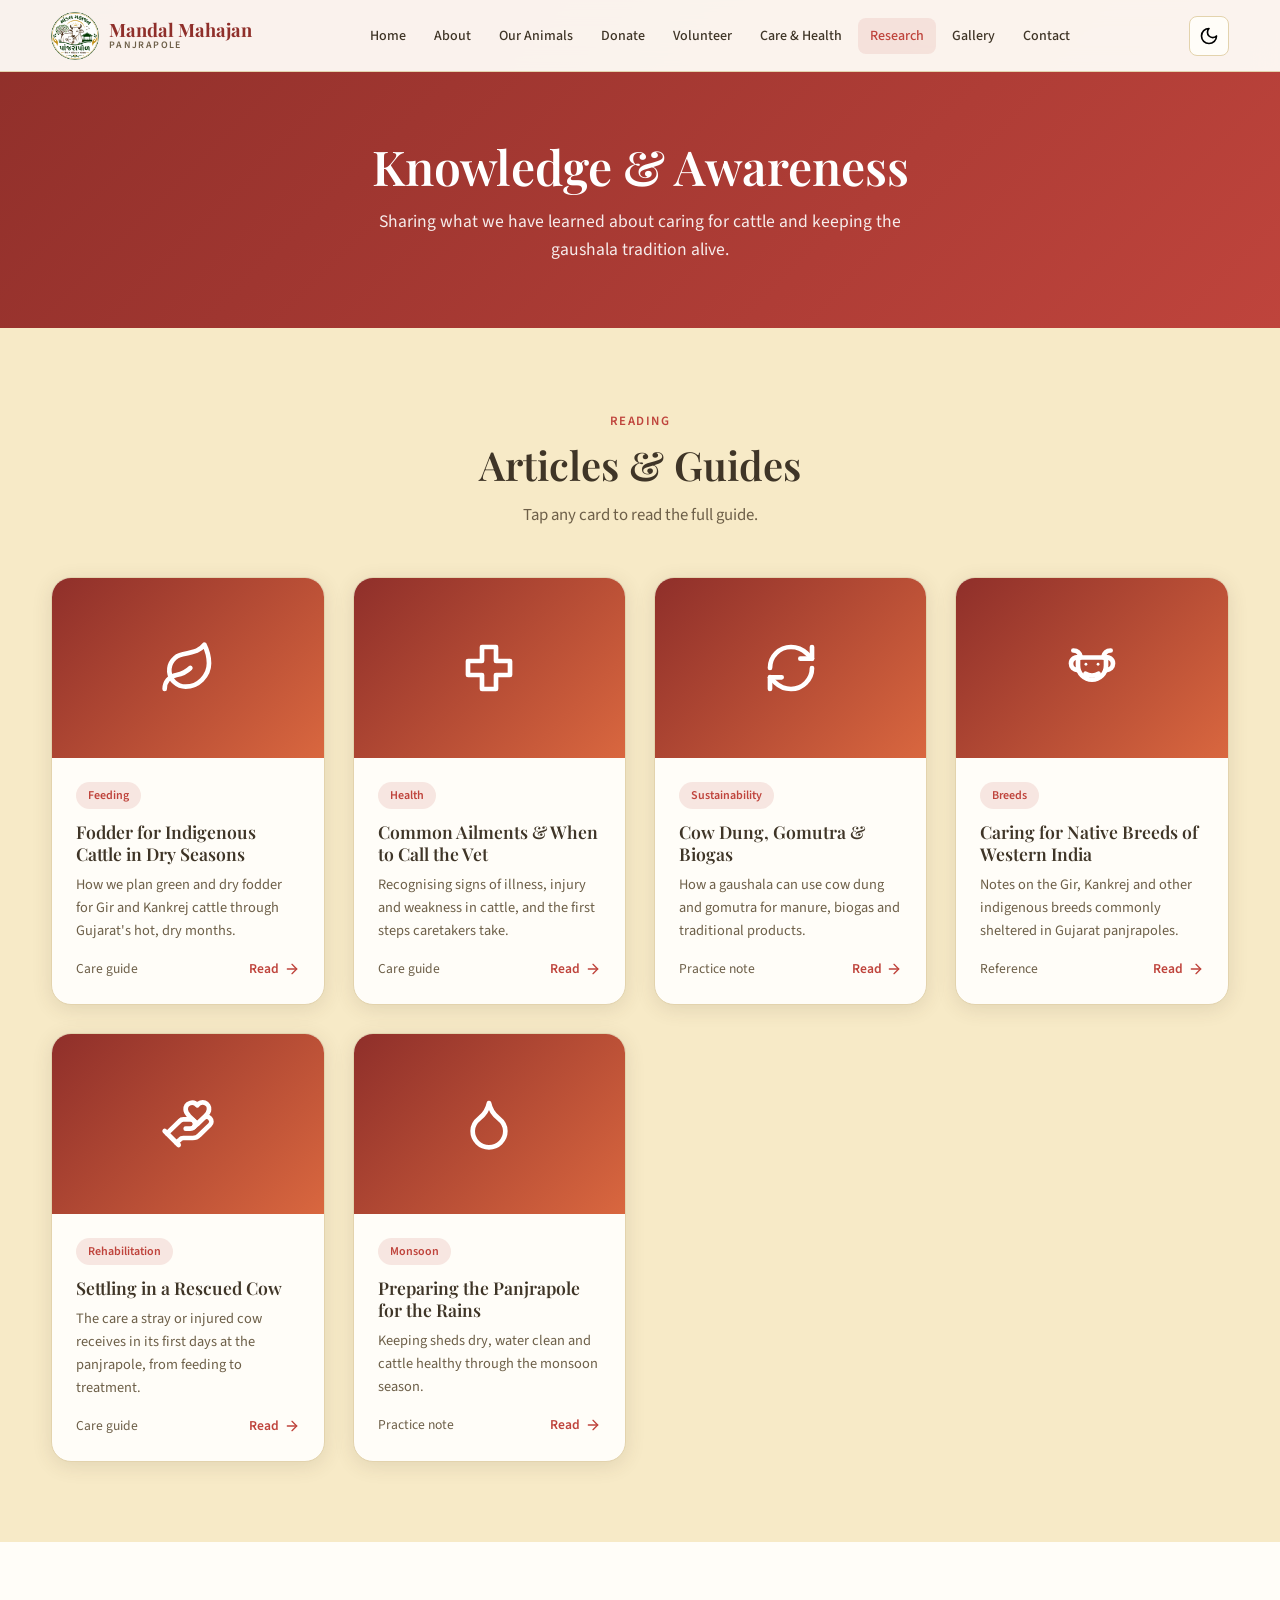
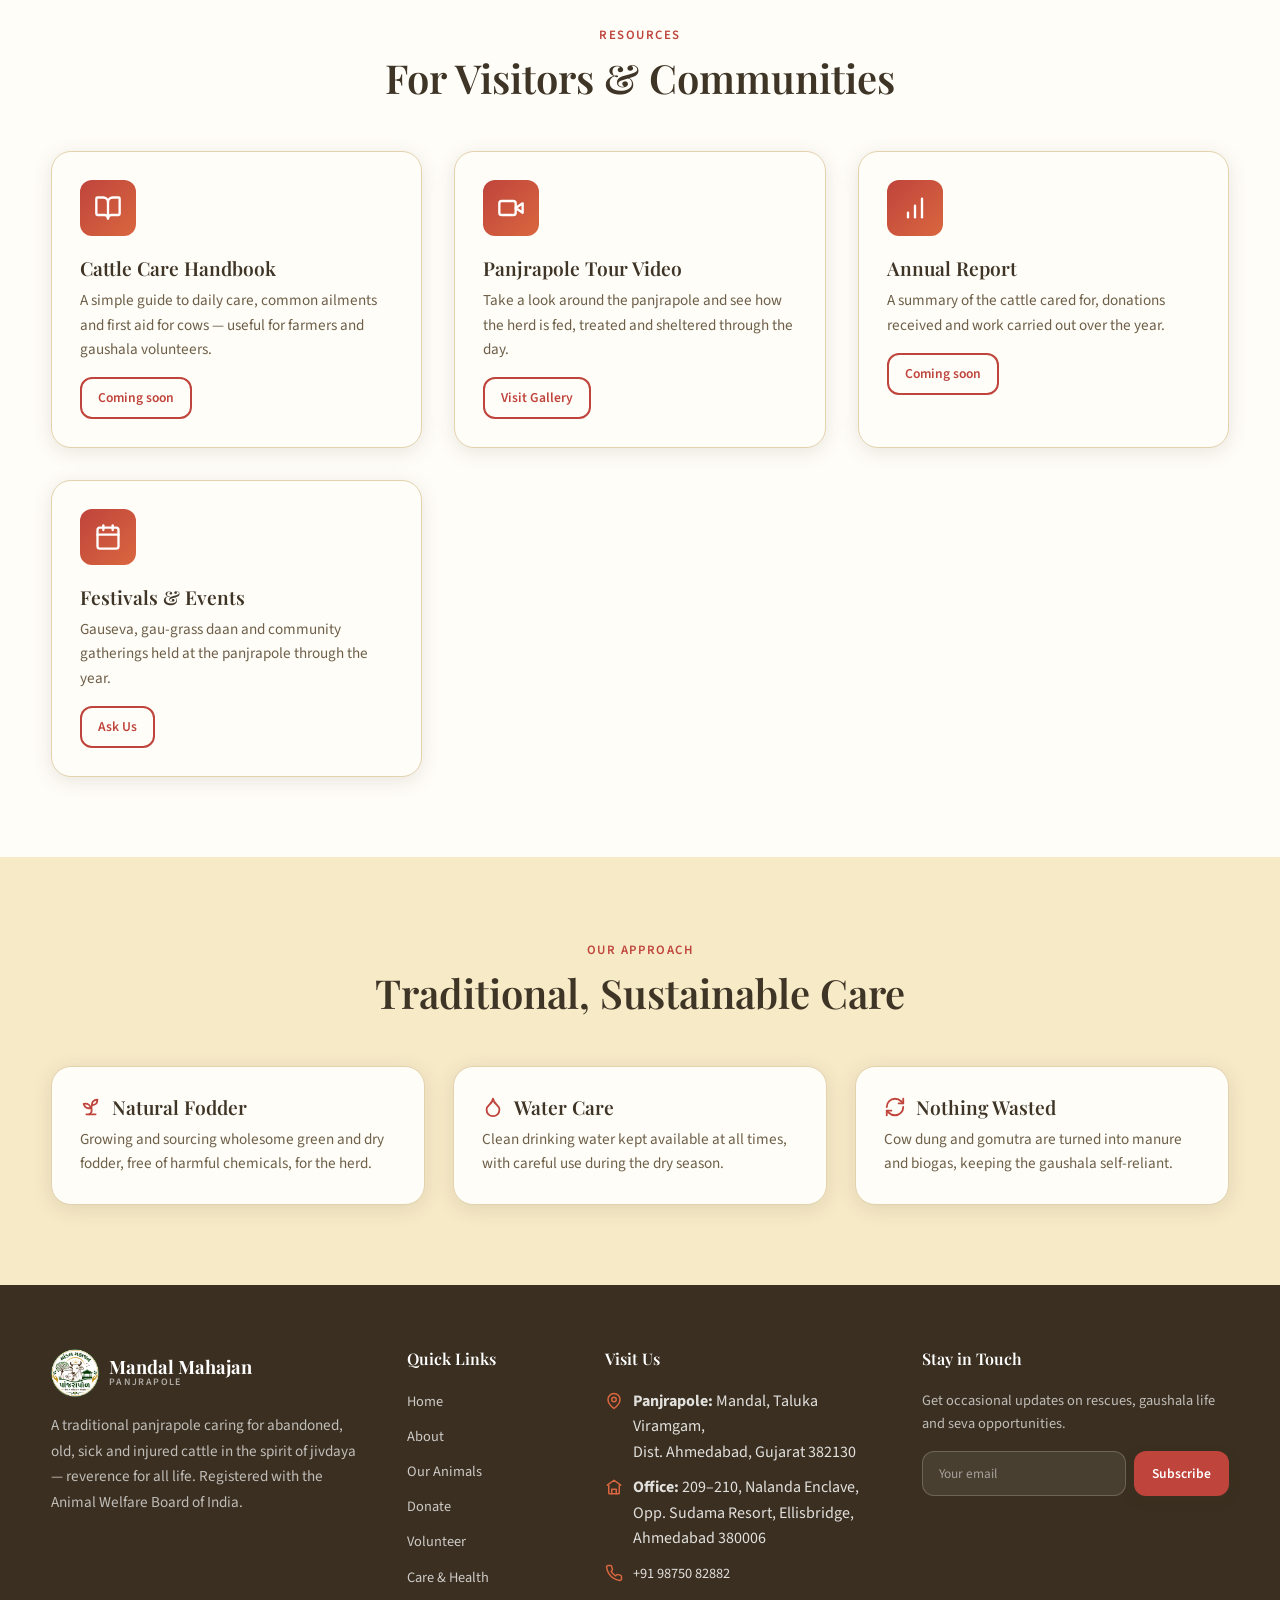
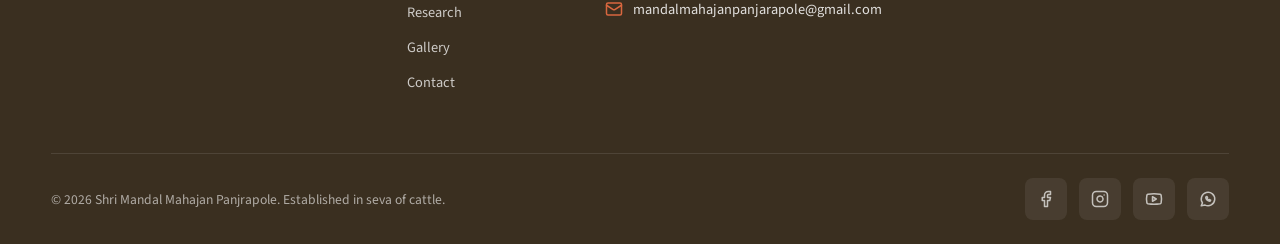
<file: research.html>
<!DOCTYPE html>
<html lang="en">

<head>
  <meta charset="UTF-8">
  <meta name="viewport" content="width=device-width, initial-scale=1.0">
  <meta name="description"
    content="Knowledge and awareness from Shri Mandal Mahajan Panjrapole — cattle care, traditional gaushala practices and resources.">
  <title>Knowledge | Shri Mandal Mahajan Panjrapole</title>
  <link rel="stylesheet" href="css/style.css">
</head>

<body>
  <main>
    <header class="page-hero">
      <div class="container fade-in">
        <h1>Knowledge & Awareness</h1>
        <p>Sharing what we have learned about caring for cattle and keeping the gaushala tradition alive.</p>
      </div>
    </header>

    <section class="section" aria-labelledby="articles-heading">
      <div class="container">
        <div class="section-header fade-in">
          <span class="section-label">Reading</span>
          <h2 id="articles-heading" class="section-title">Articles & Guides</h2>
          <p class="section-desc">Tap any card to read the full guide.</p>
        </div>
        <div class="grid-3">
          <article class="research-card fade-in" data-article>
            <div class="research-thumb" aria-hidden="true"><svg class="icon">
                <use href="#mm-leaf"></use>
              </svg></div>
            <div class="research-body">
              <span class="research-tag">Feeding</span>
              <h3>Fodder for Indigenous Cattle in Dry Seasons</h3>
              <p>How we plan green and dry fodder for Gir and Kankrej cattle through Gujarat's hot, dry months.</p>
              <div class="research-meta">
                <span>Care guide</span>
                <button class="article-open" type="button">Read<svg class="icon">
                    <use href="#mm-arrowRight"></use>
                  </svg></button>
              </div>
            </div>
            <template class="article-full">
              <span class="article-kicker">Feeding</span>
              <h2>Fodder for Indigenous Cattle in Dry Seasons</h2>
              <p>During Gujarat's hot, dry months green fodder becomes scarce, so the gaushala plans ahead. Dry fodder
                (suko charo) such as wheat straw and dry grass is stored in advance, and green fodder like lucerne
                (rajko) and maize is given whenever it is available.</p>
              <p>A balanced daily ration mixes plenty of roughage with a small amount of concentrate and a mineral
                mixture, to make up for the nutrients that dry fodder lacks. Clean drinking water is kept available at
                all times, because cattle drink far more in the heat.</p>
              <p>Old, weak and sick animals are given softer, more easily digestible feed. Changes in feed are made
                gradually — a sudden change can upset a cow's digestion.</p>
            </template>
          </article>

          <article class="research-card fade-in" data-article>
            <div class="research-thumb" aria-hidden="true"><svg class="icon">
                <use href="#mm-cross"></use>
              </svg></div>
            <div class="research-body">
              <span class="research-tag">Health</span>
              <h3>Common Ailments & When to Call the Vet</h3>
              <p>Recognising signs of illness, injury and weakness in cattle, and the first steps caretakers take.</p>
              <div class="research-meta">
                <span>Care guide</span>
                <button class="article-open" type="button">Read<svg class="icon">
                    <use href="#mm-arrowRight"></use>
                  </svg></button>
              </div>
            </div>
            <template class="article-full">
              <span class="article-kicker">Health</span>
              <h2>Common Ailments &amp; When to Call the Vet</h2>
              <p>Caretakers watch for the early signs of illness: loss of appetite, reduced chewing of the cud, dull
                eyes, nasal discharge, limping, a swollen belly, or a drop in dung and urine output. Catching these
                early makes treatment far easier.</p>
              <p>Minor wounds are cleaned and dressed promptly to prevent infection and fly-strike (maggots), which are
                common in the warm season. Hoof problems and lameness are also checked early, before they worsen.</p>
              <p>A veterinarian is called for high fever, severe bloat, difficulty breathing, an animal that is off its
                feed for a long time, non-healing wounds, or any sudden collapse. Timely veterinary care greatly
                improves the chance of recovery.</p>
            </template>
          </article>

          <article class="research-card fade-in" data-article>
            <div class="research-thumb" aria-hidden="true"><svg class="icon">
                <use href="#mm-recycle"></use>
              </svg></div>
            <div class="research-body">
              <span class="research-tag">Sustainability</span>
              <h3>Cow Dung, Gomutra &amp; Biogas</h3>
              <p>How a gaushala can use cow dung and gomutra for manure, biogas and traditional products.</p>
              <div class="research-meta">
                <span>Practice note</span>
                <button class="article-open" type="button">Read<svg class="icon">
                    <use href="#mm-arrowRight"></use>
                  </svg></button>
              </div>
            </div>
            <template class="article-full">
              <span class="article-kicker">Sustainability</span>
              <h2>Cow Dung, Gomutra &amp; Biogas</h2>
              <p>Cow dung and gomutra (cow urine) are valuable resources in a traditional gaushala. Dung is composted
                into organic manure (khatar) that enriches farm soil naturally, without chemical fertilisers.</p>
              <p>A biogas (gobar gas) plant can turn fresh dung into clean cooking gas, while the leftover slurry
                becomes an excellent fertiliser. This reduces fuel costs and gives the dung a second useful life.</p>
              <p>Gomutra is traditionally used in natural farming preparations and panchgavya products. Putting these
                by-products to good use keeps the gaushala cleaner and more self-reliant.</p>
            </template>
          </article>

          <article class="research-card fade-in" data-article>
            <div class="research-thumb" aria-hidden="true"><svg class="icon">
                <use href="#mm-cow"></use>
              </svg></div>
            <div class="research-body">
              <span class="research-tag">Breeds</span>
              <h3>Caring for Native Breeds of Western India</h3>
              <p>Notes on the Gir, Kankrej and other indigenous breeds commonly sheltered in Gujarat panjrapoles.</p>
              <div class="research-meta">
                <span>Reference</span>
                <button class="article-open" type="button">Read<svg class="icon">
                    <use href="#mm-arrowRight"></use>
                  </svg></button>
              </div>
            </div>
            <template class="article-full">
              <span class="article-kicker">Breeds</span>
              <h2>Caring for Native Breeds of Western India</h2>
              <p>Gujarat is home to hardy indigenous breeds such as Gir and Kankrej. These desi cattle are well suited
                to the local climate and can tolerate heat and modest feed far better than many other breeds.</p>
              <p>They are valued for their resilience and gentle temperament. In a panjrapole the aim is not milk yield
                but lifelong care, so even old and unproductive animals are kept comfortable for the rest of their
                lives.</p>
              <p>Caring for native breeds also helps conserve valuable local genetics. Caretakers note each animal's
                breed, age and temperament so it can be given suitable feed and gentle handling.</p>
            </template>
          </article>

          <article class="research-card fade-in" data-article>
            <div class="research-thumb" aria-hidden="true"><svg class="icon">
                <use href="#mm-handHeart"></use>
              </svg></div>
            <div class="research-body">
              <span class="research-tag">Rehabilitation</span>
              <h3>Settling in a Rescued Cow</h3>
              <p>The care a stray or injured cow receives in its first days at the panjrapole, from feeding to
                treatment.</p>
              <div class="research-meta">
                <span>Care guide</span>
                <button class="article-open" type="button">Read<svg class="icon">
                    <use href="#mm-arrowRight"></use>
                  </svg></button>
              </div>
            </div>
            <template class="article-full">
              <span class="article-kicker">Rehabilitation</span>
              <h2>Settling in a Rescued Cow</h2>
              <p>A newly rescued or surrendered cow is first examined for injuries, weakness and signs of disease. It is
                kept separately for a few days so it can be watched closely and does not pass any infection to the rest
                of the herd.</p>
              <p>Feeding begins gently — small amounts of easily digestible fodder and clean water — before moving to a
                normal ration. Wounds are treated and the animal is given quiet space to rest and regain strength.</p>
              <p>Once it is healthy and calm, the cow is slowly introduced to the main herd. Patient, gentle handling
                helps a frightened animal learn to trust its caretakers.</p>
            </template>
          </article>

          <article class="research-card fade-in" data-article>
            <div class="research-thumb" aria-hidden="true"><svg class="icon">
                <use href="#mm-droplet"></use>
              </svg></div>
            <div class="research-body">
              <span class="research-tag">Monsoon</span>
              <h3>Preparing the Panjrapole for the Rains</h3>
              <p>Keeping sheds dry, water clean and cattle healthy through the monsoon season.</p>
              <div class="research-meta">
                <span>Practice note</span>
                <button class="article-open" type="button">Read<svg class="icon">
                    <use href="#mm-arrowRight"></use>
                  </svg></button>
              </div>
            </div>
            <template class="article-full">
              <span class="article-kicker">Monsoon</span>
              <h2>Preparing the Panjrapole for the Rains</h2>
              <p>Before the monsoon, sheds are repaired and drainage is cleared so the cattle always have dry ground to
                stand and lie on. Damp, muddy conditions quickly lead to hoof problems and skin infections.</p>
              <p>Fodder is stored in dry, covered areas to stop it going mouldy, as mouldy feed can make cattle
                seriously ill. Water sources are checked and kept clean to avoid contamination.</p>
              <p>Vaccination and deworming are planned around the season, because parasites and certain diseases spread
                more easily during the wet months.</p>
            </template>
          </article>
        </div>
      </div>
    </section>

    <section class="section" style="background:var(--bg-card);" aria-labelledby="resources-heading">
      <div class="container">
        <div class="section-header fade-in">
          <span class="section-label">Resources</span>
          <h2 id="resources-heading" class="section-title">For Visitors & Communities</h2>
        </div>
        <div class="grid-2">
          <div class="card fade-in">
            <div class="card-icon" aria-hidden="true"><svg class="icon">
                <use href="#mm-book"></use>
              </svg></div>
            <h3>Cattle Care Handbook</h3>
            <p>A simple guide to daily care, common ailments and first aid for cows — useful for farmers and gaushala
              volunteers.</p>
            <a href="#" class="btn btn-outline btn-sm" style="margin-top:1rem;">Coming soon</a>
          </div>
          <div class="card fade-in">
            <div class="card-icon" aria-hidden="true"><svg class="icon">
                <use href="#mm-video"></use>
              </svg></div>
            <h3>Panjrapole Tour Video</h3>
            <p>Take a look around the panjrapole and see how the herd is fed, treated and sheltered through the day.</p>
            <a href="gallery.html" class="btn btn-outline btn-sm" style="margin-top:1rem;">Visit Gallery</a>
          </div>
          <div class="card fade-in">
            <div class="card-icon" aria-hidden="true"><svg class="icon">
                <use href="#mm-barChart"></use>
              </svg></div>
            <h3>Annual Report</h3>
            <p>A summary of the cattle cared for, donations received and work carried out over the year.</p>
            <a href="#" class="btn btn-outline btn-sm" style="margin-top:1rem;">Coming soon</a>
          </div>
          <div class="card fade-in">
            <div class="card-icon" aria-hidden="true"><svg class="icon">
                <use href="#mm-calendar"></use>
              </svg></div>
            <h3>Festivals & Events</h3>
            <p>Gauseva, gau-grass daan and community gatherings held at the panjrapole through the year.</p>
            <a href="contact.html" class="btn btn-outline btn-sm" style="margin-top:1rem;">Ask Us</a>
          </div>
        </div>
      </div>
    </section>

    <section class="section" aria-labelledby="practices-heading">
      <div class="container">
        <div class="section-header fade-in">
          <span class="section-label">Our Approach</span>
          <h2 id="practices-heading" class="section-title">Traditional, Sustainable Care</h2>
        </div>
        <div class="grid-3">
          <div class="card fade-in">
            <h3 style="display:flex;align-items:center;gap:0.6rem;"><svg class="icon"
                style="width:22px;height:22px;color:var(--color-primary);">
                <use href="#mm-sprout"></use>
              </svg> Natural Fodder</h3>
            <p>Growing and sourcing wholesome green and dry fodder, free of harmful chemicals, for the herd.</p>
          </div>
          <div class="card fade-in">
            <h3 style="display:flex;align-items:center;gap:0.6rem;"><svg class="icon"
                style="width:22px;height:22px;color:var(--color-primary);">
                <use href="#mm-droplet"></use>
              </svg> Water Care</h3>
            <p>Clean drinking water kept available at all times, with careful use during the dry season.</p>
          </div>
          <div class="card fade-in">
            <h3 style="display:flex;align-items:center;gap:0.6rem;"><svg class="icon"
                style="width:22px;height:22px;color:var(--color-primary);">
                <use href="#mm-recycle"></use>
              </svg> Nothing Wasted</h3>
            <p>Cow dung and gomutra are turned into manure and biogas, keeping the gaushala self-reliant.</p>
          </div>
        </div>
      </div>
    </section>
  </main>

  <div class="article-modal" id="articleModal" role="dialog" aria-modal="true" aria-label="Article" aria-hidden="true">
    <div class="article-modal-box">
      <button class="article-modal-close" id="articleClose" aria-label="Close article">&times;</button>
      <div class="article-modal-content" id="articleContent"></div>
    </div>
  </div>

  <script src="js/components.js"></script>
  <script src="js/main.js"></script>
  <script src="js/research.js"></script>
</body>

</html>
</file>
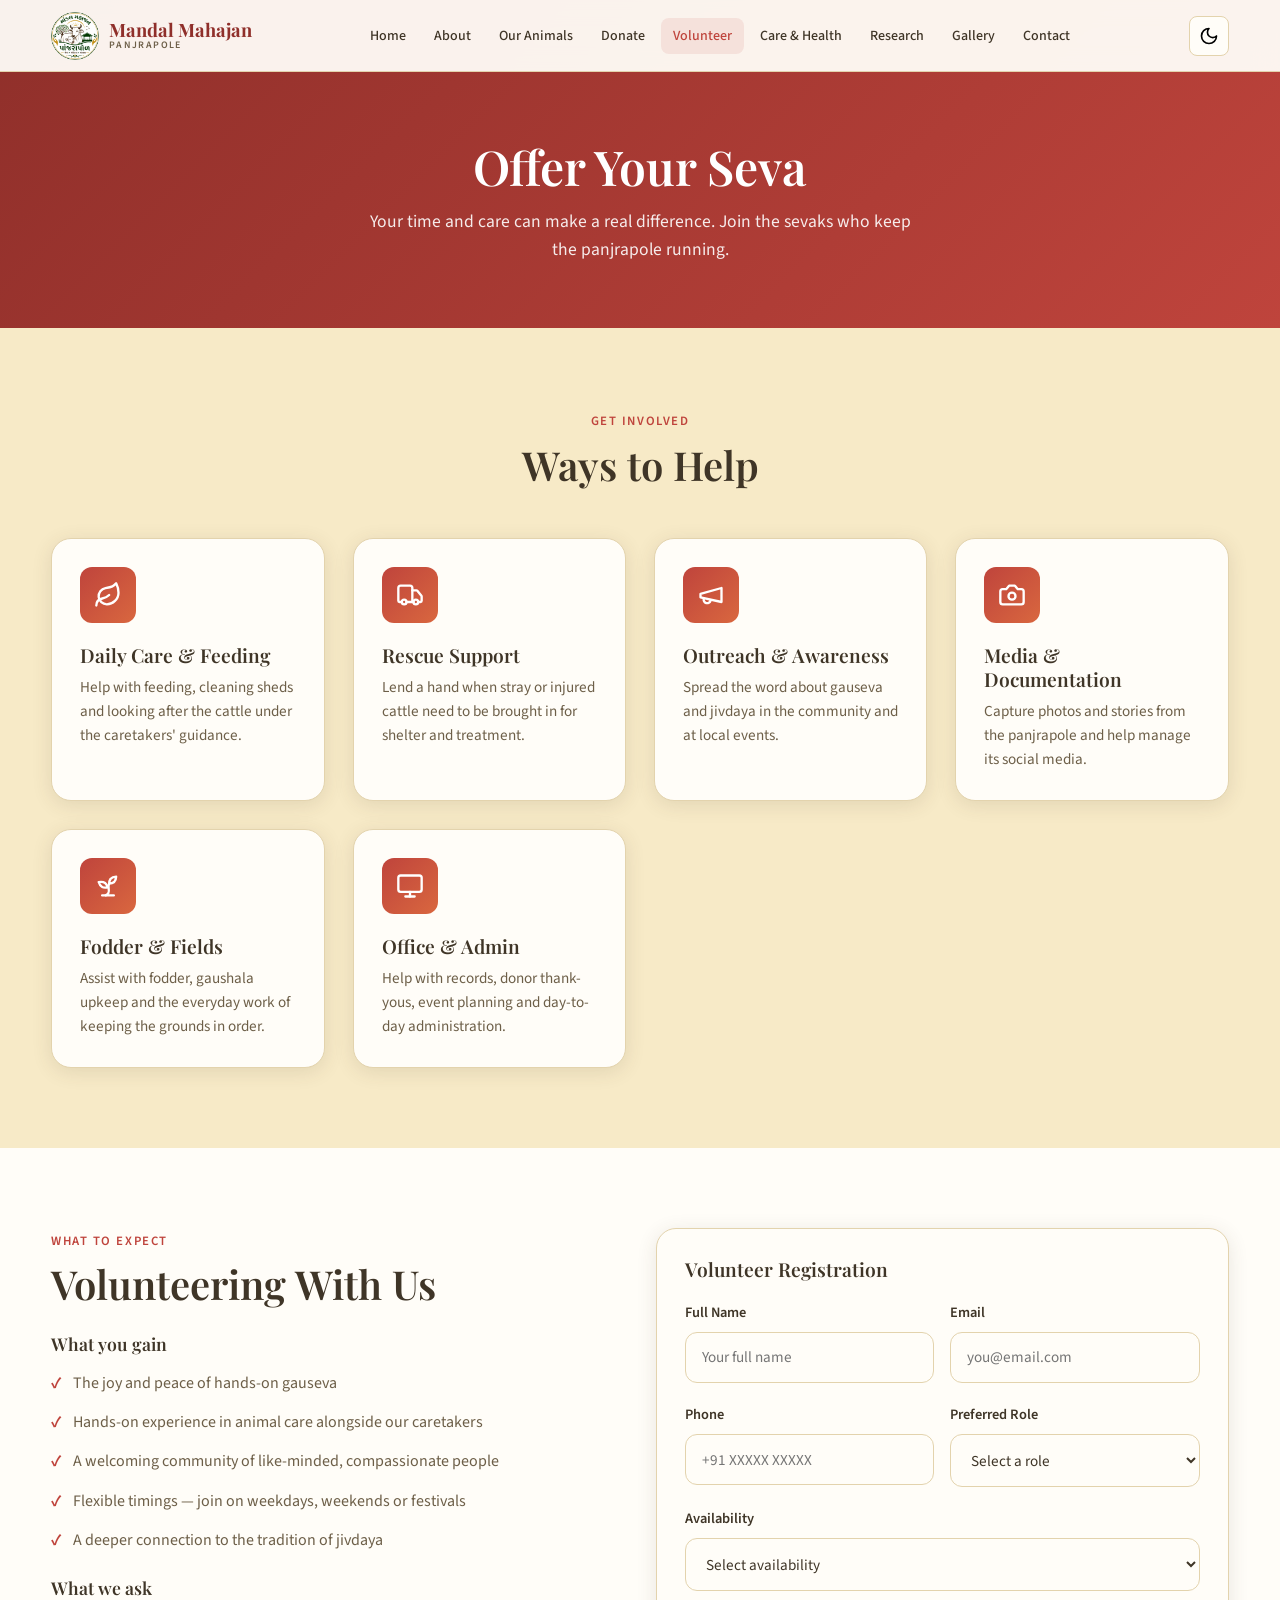
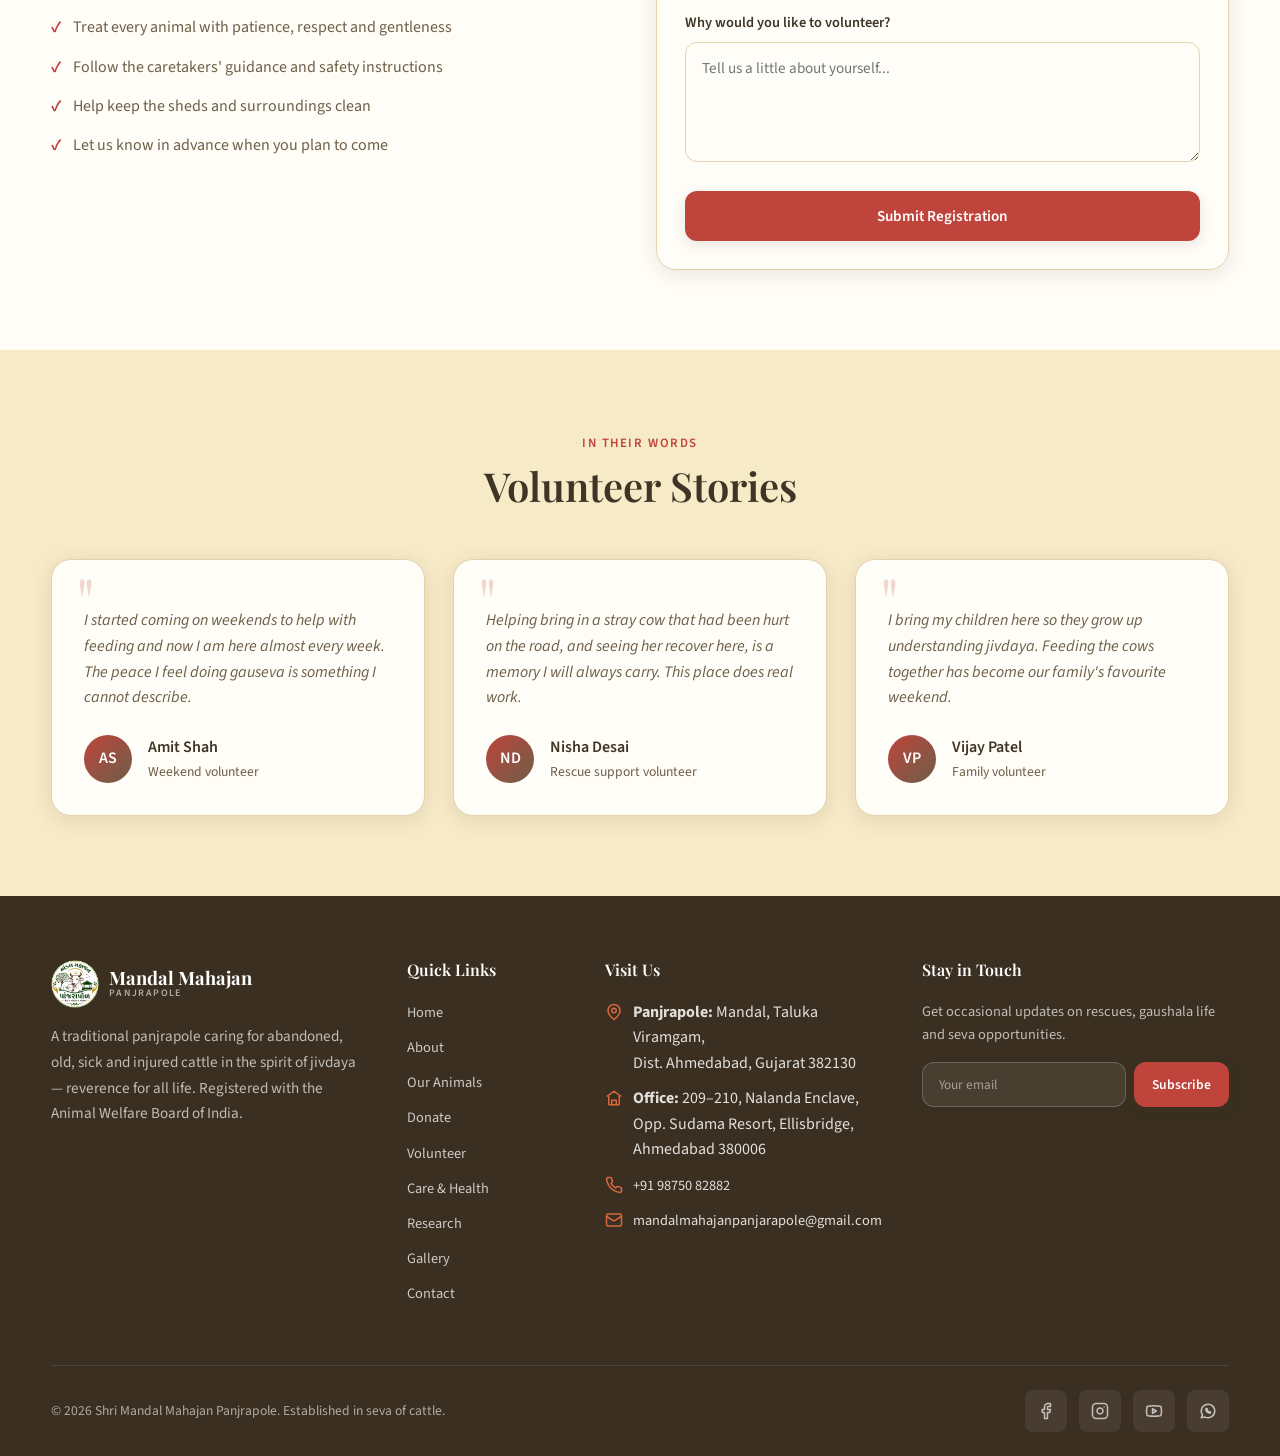
<file: volunteers.html>
<!DOCTYPE html>
<html lang="en">

<head>
  <meta charset="UTF-8">
  <meta name="viewport" content="width=device-width, initial-scale=1.0">
  <meta name="description"
    content="Volunteer and offer seva at Shri Mandal Mahajan Panjrapole — help feed, care for and support our cattle.">
  <title>Volunteer | Shri Mandal Mahajan Panjrapole</title>
  <link rel="stylesheet" href="css/style.css">
</head>

<body>
  <main>
    <header class="page-hero">
      <div class="container fade-in">
        <h1>Offer Your Seva</h1>
        <p>Your time and care can make a real difference. Join the sevaks who keep the panjrapole running.</p>
      </div>
    </header>

    <section class="section" aria-labelledby="opportunities-heading">
      <div class="container">
        <div class="section-header fade-in">
          <span class="section-label">Get Involved</span>
          <h2 id="opportunities-heading" class="section-title">Ways to Help</h2>
        </div>
        <div class="grid-3">
          <article class="card fade-in">
            <div class="card-icon" aria-hidden="true"><svg class="icon">
                <use href="#mm-leaf"></use>
              </svg></div>
            <h3>Daily Care & Feeding</h3>
            <p>Help with feeding, cleaning sheds and looking after the cattle under the caretakers' guidance.</p>
          </article>
          <article class="card fade-in">
            <div class="card-icon" aria-hidden="true"><svg class="icon">
                <use href="#mm-truck"></use>
              </svg></div>
            <h3>Rescue Support</h3>
            <p>Lend a hand when stray or injured cattle need to be brought in for shelter and treatment.</p>
          </article>
          <article class="card fade-in">
            <div class="card-icon" aria-hidden="true"><svg class="icon">
                <use href="#mm-megaphone"></use>
              </svg></div>
            <h3>Outreach & Awareness</h3>
            <p>Spread the word about gauseva and jivdaya in the community and at local events.</p>
          </article>
          <article class="card fade-in">
            <div class="card-icon" aria-hidden="true"><svg class="icon">
                <use href="#mm-camera"></use>
              </svg></div>
            <h3>Media & Documentation</h3>
            <p>Capture photos and stories from the panjrapole and help manage its social media.</p>
          </article>
          <article class="card fade-in">
            <div class="card-icon" aria-hidden="true"><svg class="icon">
                <use href="#mm-sprout"></use>
              </svg></div>
            <h3>Fodder & Fields</h3>
            <p>Assist with fodder, gaushala upkeep and the everyday work of keeping the grounds in order.</p>
          </article>
          <article class="card fade-in">
            <div class="card-icon" aria-hidden="true"><svg class="icon">
                <use href="#mm-monitor"></use>
              </svg></div>
            <h3>Office & Admin</h3>
            <p>Help with records, donor thank-yous, event planning and day-to-day administration.</p>
          </article>
        </div>
      </div>
    </section>

    <section class="section" style="background: var(--bg-card);" aria-labelledby="benefits-heading">
      <div class="container">
        <div class="grid-2">
          <div class="fade-in">
            <span class="section-label">What to Expect</span>
            <h2 id="benefits-heading" class="section-title">Volunteering With Us</h2>
            <h3 style="margin:1.5rem 0 1rem;font-size:1.1rem;">What you gain</h3>
            <ul class="benefit-list">
              <li>The joy and peace of hands-on gauseva</li>
              <li>Hands-on experience in animal care alongside our caretakers</li>
              <li>A welcoming community of like-minded, compassionate people</li>
              <li>Flexible timings — join on weekdays, weekends or festivals</li>
              <li>A deeper connection to the tradition of jivdaya</li>
            </ul>
            <h3 style="margin:1.5rem 0 1rem;font-size:1.1rem;">What we ask</h3>
            <ul class="benefit-list">
              <li>Treat every animal with patience, respect and gentleness</li>
              <li>Follow the caretakers' guidance and safety instructions</li>
              <li>Help keep the sheds and surroundings clean</li>
              <li>Let us know in advance when you plan to come</li>
            </ul>
          </div>
          <div class="card fade-in">
            <h3 style="margin-bottom:1.25rem;">Volunteer Registration</h3>
            <form id="volunteerForm" aria-label="Volunteer registration form">
              <div class="form-row">
                <div class="form-group">
                  <label for="vName">Full Name</label>
                  <input type="text" id="vName" name="name" required placeholder="Your full name">
                </div>
                <div class="form-group">
                  <label for="vEmail">Email</label>
                  <input type="email" id="vEmail" name="email" required placeholder="you@email.com">
                </div>
              </div>
              <div class="form-row">
                <div class="form-group">
                  <label for="vPhone">Phone</label>
                  <input type="tel" id="vPhone" name="phone" required placeholder="+91 XXXXX XXXXX">
                </div>
                <div class="form-group">
                  <label for="vRole">Preferred Role</label>
                  <select id="vRole" name="role" required>
                    <option value="">Select a role</option>
                    <option value="care">Daily Care & Feeding</option>
                    <option value="rescue">Rescue Support</option>
                    <option value="outreach">Outreach & Awareness</option>
                    <option value="media">Media & Documentation</option>
                    <option value="fodder">Fodder & Fields</option>
                    <option value="admin">Office & Admin</option>
                  </select>
                </div>
              </div>
              <div class="form-group">
                <label for="vAvailability">Availability</label>
                <select id="vAvailability" name="availability" required>
                  <option value="">Select availability</option>
                  <option value="weekday">Weekdays</option>
                  <option value="weekend">Weekends</option>
                  <option value="both">Both</option>
                  <option value="festivals">Festivals & special days</option>
                </select>
              </div>
              <div class="form-group">
                <label for="vMessage">Why would you like to volunteer?</label>
                <textarea id="vMessage" name="message" placeholder="Tell us a little about yourself..."></textarea>
              </div>
              <button type="submit" class="btn btn-primary" style="width:100%;">Submit Registration</button>
            </form>
          </div>
        </div>
      </div>
    </section>

    <section class="section" aria-labelledby="stories-heading">
      <div class="container">
        <div class="section-header fade-in">
          <span class="section-label">In their words</span>
          <h2 id="stories-heading" class="section-title">Volunteer Stories</h2>
        </div>
        <div class="grid-3">
          <blockquote class="testimonial-card fade-in">
            <p class="testimonial-text">I started coming on weekends to help with feeding and now I am here almost every
              week. The peace I feel doing gauseva is something I cannot describe.</p>
            <footer class="testimonial-author">
              <div class="testimonial-avatar">AS</div>
              <div>
                <div class="testimonial-name">Amit Shah</div>
                <div class="testimonial-role">Weekend volunteer</div>
              </div>
            </footer>
          </blockquote>
          <blockquote class="testimonial-card fade-in">
            <p class="testimonial-text">Helping bring in a stray cow that had been hurt on the road, and seeing her
              recover here, is a memory I will always carry. This place does real work.</p>
            <footer class="testimonial-author">
              <div class="testimonial-avatar">ND</div>
              <div>
                <div class="testimonial-name">Nisha Desai</div>
                <div class="testimonial-role">Rescue support volunteer</div>
              </div>
            </footer>
          </blockquote>
          <blockquote class="testimonial-card fade-in">
            <p class="testimonial-text">I bring my children here so they grow up understanding jivdaya. Feeding the cows
              together has become our family's favourite weekend.</p>
            <footer class="testimonial-author">
              <div class="testimonial-avatar">VP</div>
              <div>
                <div class="testimonial-name">Vijay Patel</div>
                <div class="testimonial-role">Family volunteer</div>
              </div>
            </footer>
          </blockquote>
        </div>
      </div>
    </section>
  </main>

  <script src="js/components.js"></script>
  <script src="js/main.js"></script>
</body>

</html>
</file>
<file: css/style.css>
/* Mandal Mahajan – Main Stylesheet */

@import url('https://fonts.googleapis.com/css2?family=Playfair+Display:wght@500;600;700&family=Source+Sans+3:wght@300;400;500;600;700&display=swap');
@import url('variables.css?v=2');

*,
*::before,
*::after {
  box-sizing: border-box;
  margin: 0;
  padding: 0;
}

html {
  scroll-behavior: smooth;
  font-size: 16px;
}

body {
  font-family: var(--font-body);
  color: var(--color-text);
  background: var(--bg-body);
  line-height: 1.6;
  overflow-x: hidden;
  transition: background var(--transition), color var(--transition);
}

img {
  max-width: 100%;
  height: auto;
  display: block;
}

a {
  color: var(--color-primary);
  text-decoration: none;
  transition: color var(--transition);
}

a:hover {
  color: var(--color-primary-light);
}

ul {
  list-style: none;
}

h1,
h2,
h3,
h4,
h5,
h6 {
  font-family: var(--font-heading);
  line-height: 1.25;
  font-weight: 600;
}

.container {
  width: min(1200px, 92%);
  margin-inline: auto;
}

.section {
  padding: 5rem 0;
}

.section-header {
  text-align: center;
  max-width: 640px;
  margin: 0 auto 3rem;
}

.section-label {
  display: inline-block;
  font-size: 0.8rem;
  font-weight: 600;
  letter-spacing: 0.12em;
  text-transform: uppercase;
  color: var(--color-primary);
  margin-bottom: 0.5rem;
}

.section-title {
  font-size: clamp(1.75rem, 4vw, 2.5rem);
  margin-bottom: 0.75rem;
}

.section-desc {
  color: var(--color-text-muted);
  font-size: 1.05rem;
}

/* Loading Screen */
.loader {
  position: fixed;
  inset: 0;
  z-index: 9999;
  background: radial-gradient(circle at 50% 35%, var(--color-primary), var(--color-primary-dark) 70%);
  display: flex;
  align-items: center;
  justify-content: center;
  transition: opacity 0.45s ease, visibility 0.45s ease;
}

.loader.hidden {
  opacity: 0;
  visibility: hidden;
  pointer-events: none;
}

.loader-inner {
  display: flex;
  flex-direction: column;
  align-items: center;
  text-align: center;
  animation: fadeInUp 0.5s ease both;
}

.loader-badge {
  width: 104px;
  height: 104px;
  border-radius: 50%;
  display: flex;
  align-items: center;
  justify-content: center;
  overflow: hidden;
  background: #fff;
  box-shadow: 0 6px 20px rgba(0, 0, 0, 0.25);
  margin-bottom: 1.25rem;
}

.loader-badge img {
  width: 100%;
  height: 100%;
  object-fit: contain;
}

.loader-logo {
  font-family: var(--font-heading);
  font-size: 1.6rem;
  font-weight: 600;
  color: var(--color-white);
  letter-spacing: 0.02em;
}

.loader-tagline {
  margin-top: 0.4rem;
  font-size: 0.72rem;
  font-weight: 600;
  letter-spacing: 0.22em;
  text-transform: uppercase;
  color: rgba(255, 255, 255, 0.7);
}

.loader-spinner {
  width: 34px;
  height: 34px;
  margin-top: 2rem;
  border: 2px solid rgba(255, 255, 255, 0.25);
  border-top-color: var(--color-white);
  border-radius: 50%;
  animation: spin 0.7s linear infinite;
}

@keyframes spin {
  to {
    transform: rotate(360deg);
  }
}

@keyframes fadeInUp {
  from {
    opacity: 0;
    transform: translateY(16px);
  }

  to {
    opacity: 1;
    transform: translateY(0);
  }
}

/* Navigation */
.navbar {
  position: fixed;
  top: 0;
  left: 0;
  right: 0;
  z-index: 1000;
  height: var(--nav-height);
  background: var(--bg-nav);
  backdrop-filter: blur(12px);
  border-bottom: 1px solid var(--color-border);
  transition: box-shadow var(--transition), background var(--transition);
}

.navbar.scrolled {
  box-shadow: 0 4px 24px var(--color-shadow);
}

.nav-container {
  display: flex;
  align-items: center;
  justify-content: space-between;
  height: 100%;
  width: min(1200px, 92%);
  margin-inline: auto;
}

.logo {
  display: flex;
  align-items: center;
  gap: 0.6rem;
  font-family: var(--font-heading);
  font-size: 1.25rem;
  font-weight: 700;
  color: var(--color-primary-dark);
}

[data-theme="dark"] .logo {
  color: var(--color-primary-light);
}

.logo-icon {
  width: 48px;
  height: 48px;
  border-radius: 50%;
  display: flex;
  align-items: center;
  justify-content: center;
  flex-shrink: 0;
  overflow: hidden;
}

.logo-icon img {
  width: 100%;
  height: 100%;
  object-fit: contain;
}

.nav-menu {
  display: flex;
  align-items: center;
  gap: 0.25rem;
}

.nav-link {
  padding: 0.5rem 0.75rem;
  font-size: 0.875rem;
  font-weight: 500;
  color: var(--color-text);
  border-radius: var(--radius-sm);
  transition: background var(--transition), color var(--transition);
}

.nav-link:hover,
.nav-link.active {
  background: rgba(191, 68, 60, 0.1);
  color: var(--color-primary);
}

.nav-actions {
  display: flex;
  align-items: center;
  gap: 0.75rem;
}

.theme-toggle {
  width: 40px;
  height: 40px;
  border: 1px solid var(--color-border);
  border-radius: var(--radius-sm);
  background: var(--bg-card);
  cursor: pointer;
  display: flex;
  align-items: center;
  justify-content: center;
  font-size: 1.1rem;
  transition: background var(--transition), transform var(--transition);
}

.theme-toggle:hover {
  transform: scale(1.05);
}

.hamburger {
  display: none;
  flex-direction: column;
  gap: 5px;
  background: none;
  border: none;
  cursor: pointer;
  padding: 0.5rem;
}

.hamburger span {
  display: block;
  width: 24px;
  height: 2px;
  background: var(--color-text);
  border-radius: 2px;
  transition: var(--transition);
}

.hamburger.active span:nth-child(1) {
  transform: rotate(45deg) translate(5px, 5px);
}

.hamburger.active span:nth-child(2) {
  opacity: 0;
}

.hamburger.active span:nth-child(3) {
  transform: rotate(-45deg) translate(5px, -5px);
}

/* Buttons */
.btn {
  display: inline-flex;
  align-items: center;
  justify-content: center;
  gap: 0.5rem;
  padding: 0.75rem 1.5rem;
  font-family: var(--font-body);
  font-size: 0.95rem;
  font-weight: 600;
  border-radius: var(--radius-md);
  border: 2px solid transparent;
  cursor: pointer;
  transition: all var(--transition);
}

.btn-primary {
  background: var(--color-primary);
  color: var(--color-white);
  box-shadow: 0 4px 14px var(--color-shadow);
}

.btn-primary:hover {
  background: var(--color-primary-dark);
  transform: translateY(-2px);
  box-shadow: 0 8px 24px var(--color-shadow-hover);
  color: var(--color-white);
}

.btn-outline {
  background: transparent;
  color: var(--color-primary);
  border-color: var(--color-primary);
}

.btn-outline:hover {
  background: var(--color-primary);
  color: var(--color-white);
}

.btn-secondary {
  background: var(--color-earth);
  color: var(--color-white);
}

.btn-secondary:hover {
  background: var(--color-secondary);
  color: var(--color-white);
  transform: translateY(-2px);
}

.btn-sm {
  padding: 0.5rem 1rem;
  font-size: 0.85rem;
}

/* Hero */
.hero {
  position: relative;
  min-height: 100vh;
  display: flex;
  align-items: center;
  padding-top: var(--nav-height);
  background: linear-gradient(135deg, rgba(58, 47, 32, 0.82), rgba(143, 47, 42, 0.7)),
    url('../images/gallery/gau11.jpeg') center/cover no-repeat;
}

.hero-content {
  position: relative;
  z-index: 1;
  max-width: 720px;
  color: var(--color-white);
  padding: 3rem 0;
}

.hero-badge {
  display: inline-block;
  padding: 0.4rem 1rem;
  background: rgba(255, 255, 255, 0.15);
  backdrop-filter: blur(8px);
  border-radius: 50px;
  font-size: 0.85rem;
  font-weight: 500;
  margin-bottom: 1.5rem;
  border: 1px solid rgba(255, 255, 255, 0.2);
}

.hero-title {
  font-size: clamp(2.25rem, 6vw, 3.75rem);
  margin-bottom: 1.25rem;
  line-height: 1.15;
}

.hero-subtitle {
  font-size: clamp(1rem, 2.5vw, 1.25rem);
  opacity: 0.92;
  margin-bottom: 2rem;
  font-weight: 300;
  max-width: 560px;
}

.hero-buttons {
  display: flex;
  flex-wrap: wrap;
  gap: 1rem;
}

.hero .btn-outline {
  color: var(--color-white);
  border-color: var(--color-white);
}

.hero .btn-outline:hover {
  background: var(--color-white);
  color: var(--color-primary-dark);
}

.page-hero {
  padding: calc(var(--nav-height) + 4rem) 0 4rem;
  background: linear-gradient(135deg, var(--color-primary-dark), var(--color-primary));
  color: var(--color-white);
  text-align: center;
}

.page-hero h1 {
  font-size: clamp(2rem, 5vw, 3rem);
  margin-bottom: 0.75rem;
}

.page-hero p {
  opacity: 0.9;
  max-width: 560px;
  margin: 0 auto;
  font-size: 1.1rem;
}

/* Cards */
.card {
  background: var(--bg-card);
  border-radius: var(--radius-lg);
  padding: 1.75rem;
  box-shadow: 0 4px 20px var(--color-shadow);
  border: 1px solid var(--color-border);
  transition: transform var(--transition), box-shadow var(--transition);
}

.card:hover {
  transform: translateY(-4px);
  box-shadow: 0 12px 32px var(--color-shadow-hover);
}

.card-icon {
  width: 56px;
  height: 56px;
  background: linear-gradient(135deg, var(--color-primary), var(--color-primary-light));
  border-radius: var(--radius-md);
  display: flex;
  align-items: center;
  justify-content: center;
  font-size: 1.5rem;
  margin-bottom: 1.25rem;
}

.card h3 {
  font-size: 1.2rem;
  margin-bottom: 0.5rem;
}

.card p {
  color: var(--color-text-muted);
  font-size: 0.95rem;
}

/* Stats */
.stats-grid {
  display: grid;
  grid-template-columns: repeat(auto-fit, minmax(200px, 1fr));
  gap: 1.5rem;
}

.stat-card {
  text-align: center;
  padding: 2rem 1.5rem;
  background: var(--bg-card);
  border-radius: var(--radius-lg);
  box-shadow: 0 4px 20px var(--color-shadow);
  border: 1px solid var(--color-border);
  transition: transform var(--transition);
}

.stat-card:hover {
  transform: translateY(-4px);
}

.stat-number {
  font-family: var(--font-heading);
  font-size: 2.75rem;
  font-weight: 700;
  color: var(--color-primary);
  line-height: 1;
  margin-bottom: 0.5rem;
}

.stat-label {
  color: var(--color-text-muted);
  font-weight: 500;
  font-size: 0.95rem;
}

/* Grid Layouts */
.grid-2 {
  display: grid;
  grid-template-columns: repeat(auto-fit, minmax(280px, 1fr));
  gap: 2rem;
}

.grid-3 {
  display: grid;
  grid-template-columns: repeat(auto-fit, minmax(260px, 1fr));
  gap: 1.75rem;
}

.grid-4 {
  display: grid;
  grid-template-columns: repeat(auto-fit, minmax(220px, 1fr));
  gap: 1.5rem;
}

/* Animal Cards */
.animal-card {
  background: var(--bg-card);
  border-radius: var(--radius-lg);
  overflow: hidden;
  box-shadow: 0 4px 20px var(--color-shadow);
  border: 1px solid var(--color-border);
  transition: transform var(--transition), box-shadow var(--transition);
}

.animal-card:hover {
  transform: translateY(-6px);
  box-shadow: 0 16px 40px var(--color-shadow-hover);
}

.animal-card-image {
  position: relative;
  height: 220px;
  overflow: hidden;
  background: var(--color-beige-dark);
}

.animal-card-image img {
  width: 100%;
  height: 100%;
  object-fit: cover;
  transition: transform 0.5s ease;
}

.animal-card:hover .animal-card-image img {
  transform: scale(1.06);
}

.animal-status {
  position: absolute;
  top: 1rem;
  right: 1rem;
  padding: 0.35rem 0.85rem;
  border-radius: 50px;
  font-size: 0.75rem;
  font-weight: 600;
  text-transform: uppercase;
  letter-spacing: 0.05em;
}

.status-healthy {
  background: #d8f3dc;
  color: #1b4332;
}

.status-recovering {
  background: #fff3cd;
  color: #856404;
}

.status-critical {
  background: #f8d7da;
  color: #721c24;
}

.animal-card-body {
  padding: 1.5rem;
}

.animal-card-body h3 {
  font-size: 1.25rem;
  margin-bottom: 0.25rem;
}

.animal-breed {
  color: var(--color-primary);
  font-weight: 600;
  font-size: 0.9rem;
  margin-bottom: 0.75rem;
}

.animal-meta {
  display: flex;
  flex-wrap: wrap;
  gap: 0.75rem;
  margin-bottom: 1rem;
}

.animal-meta span {
  font-size: 0.85rem;
  color: var(--color-text-muted);
  display: flex;
  align-items: center;
  gap: 0.35rem;
}

.animal-card-body p {
  font-size: 0.9rem;
  color: var(--color-text-muted);
  margin-bottom: 0.5rem;
}

/* Testimonials */
.testimonial-card {
  background: var(--bg-card);
  border-radius: var(--radius-lg);
  padding: 2rem;
  box-shadow: 0 4px 20px var(--color-shadow);
  border: 1px solid var(--color-border);
  position: relative;
}

.testimonial-card::before {
  content: '"';
  font-family: var(--font-heading);
  font-size: 4rem;
  color: var(--color-primary);
  opacity: 0.2;
  position: absolute;
  top: 0.5rem;
  left: 1.5rem;
  line-height: 1;
}

.testimonial-text {
  font-style: italic;
  color: var(--color-text-muted);
  margin-bottom: 1.5rem;
  padding-top: 1rem;
}

.testimonial-author {
  display: flex;
  align-items: center;
  gap: 1rem;
}

.testimonial-avatar {
  width: 48px;
  height: 48px;
  border-radius: 50%;
  background: linear-gradient(135deg, var(--color-primary), var(--color-earth));
  display: flex;
  align-items: center;
  justify-content: center;
  color: white;
  font-weight: 600;
}

.testimonial-name {
  font-weight: 600;
}

.testimonial-role {
  font-size: 0.85rem;
  color: var(--color-text-muted);
}

/* Updates / News */
.update-card {
  display: flex;
  gap: 1.25rem;
  background: var(--bg-card);
  border-radius: var(--radius-lg);
  padding: 1.25rem;
  box-shadow: 0 4px 16px var(--color-shadow);
  border: 1px solid var(--color-border);
  transition: transform var(--transition);
}

.update-card:hover {
  transform: translateX(4px);
}

.update-date {
  flex-shrink: 0;
  width: 60px;
  text-align: center;
  padding: 0.5rem;
  background: var(--color-primary);
  color: white;
  border-radius: var(--radius-sm);
}

.update-date .day {
  font-size: 1.5rem;
  font-weight: 700;
  line-height: 1;
}

.update-date .month {
  font-size: 0.75rem;
  text-transform: uppercase;
}

.update-content h4 {
  font-size: 1rem;
  margin-bottom: 0.35rem;
}

.update-content p {
  font-size: 0.9rem;
  color: var(--color-text-muted);
}

/* Forms */
.form-group {
  margin-bottom: 1.25rem;
}

.form-group label {
  display: block;
  font-weight: 600;
  margin-bottom: 0.5rem;
  font-size: 0.9rem;
}

.form-group input,
.form-group select,
.form-group textarea {
  width: 100%;
  padding: 0.85rem 1rem;
  border: 1px solid var(--color-border);
  border-radius: var(--radius-md);
  font-family: var(--font-body);
  font-size: 0.95rem;
  background: var(--bg-card);
  color: var(--color-text);
  transition: border-color var(--transition), box-shadow var(--transition);
}

.form-group input:focus,
.form-group select:focus,
.form-group textarea:focus {
  outline: none;
  border-color: var(--color-primary);
  box-shadow: 0 0 0 3px rgba(191, 68, 60, 0.15);
}

.form-group textarea {
  min-height: 120px;
  resize: vertical;
}

.form-row {
  display: grid;
  grid-template-columns: repeat(auto-fit, minmax(200px, 1fr));
  gap: 1rem;
}

/* Timeline */
.timeline {
  position: relative;
  max-width: 800px;
  margin: 0 auto;
  padding-left: 2rem;
}

.timeline::before {
  content: '';
  position: absolute;
  left: 0;
  top: 0;
  bottom: 0;
  width: 3px;
  background: linear-gradient(to bottom, var(--color-primary), var(--color-primary-light));
  border-radius: 3px;
}

.timeline-item {
  position: relative;
  padding-bottom: 2.5rem;
  padding-left: 2rem;
}

.timeline-item::before {
  content: '';
  position: absolute;
  left: -2rem;
  top: 0.35rem;
  width: 14px;
  height: 14px;
  background: var(--color-primary);
  border: 3px solid var(--bg-body);
  border-radius: 50%;
  transform: translateX(-5.5px);
}

.timeline-year {
  font-family: var(--font-heading);
  font-size: 1.25rem;
  color: var(--color-primary);
  font-weight: 700;
  margin-bottom: 0.35rem;
}

.timeline-item h4 {
  margin-bottom: 0.35rem;
}

.timeline-item p {
  color: var(--color-text-muted);
  font-size: 0.95rem;
}

/* Team */
.team-card {
  text-align: center;
  background: var(--bg-card);
  border-radius: var(--radius-lg);
  padding: 2rem 1.5rem;
  box-shadow: 0 4px 20px var(--color-shadow);
  border: 1px solid var(--color-border);
  transition: transform var(--transition);
}

.team-card:hover {
  transform: translateY(-4px);
}

.team-avatar {
  width: 100px;
  height: 100px;
  border-radius: 50%;
  margin: 0 auto 1rem;
  background: linear-gradient(135deg, var(--color-beige-dark), var(--color-primary-light));
  display: flex;
  align-items: center;
  justify-content: center;
  font-size: 2rem;
  overflow: hidden;
}

.team-avatar img {
  width: 100%;
  height: 100%;
  object-fit: cover;
}

.team-card h4 {
  margin-bottom: 0.25rem;
}

.team-role {
  color: var(--color-primary);
  font-size: 0.9rem;
  font-weight: 600;
  margin-bottom: 0.75rem;
}

.team-card p {
  font-size: 0.9rem;
  color: var(--color-text-muted);
}

/* Donation */
.donation-amounts {
  display: flex;
  flex-wrap: wrap;
  gap: 1rem;
  justify-content: center;
  margin-bottom: 2rem;
}

.amount-card {
  padding: 1.25rem 2rem;
  background: var(--bg-card);
  border: 2px solid var(--color-border);
  border-radius: var(--radius-md);
  cursor: pointer;
  text-align: center;
  transition: all var(--transition);
  min-width: 120px;
}

.amount-card:hover,
.amount-card.selected {
  border-color: var(--color-primary);
  background: rgba(191, 68, 60, 0.08);
  transform: translateY(-2px);
}

.amount-card .amount {
  font-family: var(--font-heading);
  font-size: 1.5rem;
  font-weight: 700;
  color: var(--color-primary);
}

.amount-card .impact {
  font-size: 0.8rem;
  color: var(--color-text-muted);
  margin-top: 0.25rem;
}

.qr-placeholder {
  width: 180px;
  height: 180px;
  background: var(--bg-card);
  border: 2px dashed var(--color-border);
  border-radius: var(--radius-md);
  display: flex;
  align-items: center;
  justify-content: center;
  margin: 0 auto;
  color: var(--color-text-muted);
  font-size: 0.85rem;
  text-align: center;
  padding: 1rem;
}

.fund-usage {
  display: flex;
  flex-direction: column;
  gap: 1rem;
}

.fund-item {
  display: flex;
  align-items: center;
  gap: 1rem;
}

.fund-bar {
  flex: 1;
  height: 10px;
  background: var(--color-beige-dark);
  border-radius: 50px;
  overflow: hidden;
}

.fund-bar-fill {
  height: 100%;
  background: linear-gradient(90deg, var(--color-primary), var(--color-primary-light));
  border-radius: 50px;
  transition: width 1s ease;
}

.fund-label {
  min-width: 140px;
  font-weight: 600;
  font-size: 0.9rem;
}

.fund-percent {
  min-width: 40px;
  text-align: right;
  font-weight: 700;
  color: var(--color-primary);
}

/* Monitoring Dashboard */
.dashboard-grid {
  display: grid;
  grid-template-columns: repeat(auto-fit, minmax(300px, 1fr));
  gap: 1.5rem;
}

.metric-card {
  background: var(--bg-card);
  border-radius: var(--radius-lg);
  padding: 1.5rem;
  box-shadow: 0 4px 20px var(--color-shadow);
  border: 1px solid var(--color-border);
}

.metric-header {
  display: flex;
  justify-content: space-between;
  align-items: center;
  margin-bottom: 1rem;
}

.metric-header h4 {
  font-size: 1rem;
}

.metric-value {
  font-family: var(--font-heading);
  font-size: 2rem;
  font-weight: 700;
  color: var(--color-primary);
}

.progress-bar {
  height: 8px;
  background: var(--color-beige-dark);
  border-radius: 50px;
  overflow: hidden;
  margin-top: 0.75rem;
}

.progress-fill {
  height: 100%;
  background: linear-gradient(90deg, var(--color-primary), var(--color-primary-light));
  border-radius: 50px;
  transition: width 1.2s ease;
}

.chart-container {
  background: var(--bg-card);
  border-radius: var(--radius-lg);
  padding: 1.5rem;
  box-shadow: 0 4px 20px var(--color-shadow);
  border: 1px solid var(--color-border);
}

.chart-bars {
  display: flex;
  align-items: flex-end;
  justify-content: space-around;
  height: 180px;
  gap: 0.75rem;
  padding-top: 1rem;
}

.chart-bar {
  flex: 1;
  max-width: 48px;
  background: linear-gradient(to top, var(--color-primary-dark), var(--color-primary-light));
  border-radius: var(--radius-sm) var(--radius-sm) 0 0;
  transition: height 1s ease;
  position: relative;
}

.chart-bar-label {
  text-align: center;
  font-size: 0.75rem;
  color: var(--color-text-muted);
  margin-top: 0.5rem;
}

.schedule-list {
  display: flex;
  flex-direction: column;
  gap: 0.75rem;
}

.schedule-item {
  display: flex;
  align-items: center;
  gap: 1rem;
  padding: 0.85rem 1rem;
  background: var(--color-beige);
  border-radius: var(--radius-md);
  border-left: 4px solid var(--color-primary);
}

[data-theme="dark"] .schedule-item {
  background: rgba(191, 68, 60, 0.1);
}

.schedule-time {
  font-weight: 700;
  color: var(--color-primary);
  min-width: 70px;
  font-size: 0.9rem;
}

.schedule-detail {
  flex: 1;
  font-size: 0.9rem;
}

.schedule-status {
  font-size: 0.75rem;
  padding: 0.25rem 0.6rem;
  border-radius: 50px;
  background: #d8f3dc;
  color: #1b4332;
  font-weight: 600;
}

.gps-map-placeholder {
  height: 280px;
  background: linear-gradient(135deg, var(--color-beige-dark), var(--color-beige));
  border-radius: var(--radius-lg);
  display: flex;
  align-items: center;
  justify-content: center;
  border: 2px dashed var(--color-border);
  color: var(--color-text-muted);
  font-size: 0.95rem;
  position: relative;
  overflow: hidden;
}

.gps-dot {
  position: absolute;
  width: 16px;
  height: 16px;
  background: var(--color-primary);
  border-radius: 50%;
  border: 3px solid white;
  box-shadow: 0 0 0 4px rgba(191, 68, 60, 0.3);
  animation: pulse 2s infinite;
}

.gps-dot:nth-child(1) {
  top: 30%;
  left: 25%;
  animation-delay: 0s;
}

.gps-dot:nth-child(2) {
  top: 55%;
  left: 60%;
  animation-delay: 0.5s;
}

.gps-dot:nth-child(3) {
  top: 40%;
  left: 75%;
  animation-delay: 1s;
}

@keyframes pulse {

  0%,
  100% {
    box-shadow: 0 0 0 4px rgba(191, 68, 60, 0.3);
  }

  50% {
    box-shadow: 0 0 0 12px rgba(191, 68, 60, 0);
  }
}

/* Research */
.research-card {
  background: var(--bg-card);
  border-radius: var(--radius-lg);
  overflow: hidden;
  box-shadow: 0 4px 20px var(--color-shadow);
  border: 1px solid var(--color-border);
  transition: transform var(--transition);
}

.research-card:hover {
  transform: translateY(-4px);
}

.research-thumb {
  height: 180px;
  background: linear-gradient(135deg, var(--color-primary-dark), var(--color-primary-light));
  display: flex;
  align-items: center;
  justify-content: center;
  font-size: 3rem;
}

.research-body {
  padding: 1.5rem;
}

.research-tag {
  display: inline-block;
  padding: 0.25rem 0.75rem;
  background: rgba(191, 68, 60, 0.12);
  color: var(--color-primary);
  border-radius: 50px;
  font-size: 0.75rem;
  font-weight: 600;
  margin-bottom: 0.75rem;
}

.research-body h3 {
  font-size: 1.1rem;
  margin-bottom: 0.5rem;
}

.research-body p {
  font-size: 0.9rem;
  color: var(--color-text-muted);
  margin-bottom: 1rem;
}

.research-meta {
  display: flex;
  justify-content: space-between;
  align-items: center;
  font-size: 0.85rem;
  color: var(--color-text-muted);
}

/* Gallery */
.gallery-filters {
  display: flex;
  flex-wrap: wrap;
  gap: 0.75rem;
  justify-content: center;
  margin-bottom: 2rem;
}

.filter-btn {
  padding: 0.5rem 1.25rem;
  border: 1px solid var(--color-border);
  border-radius: 50px;
  background: var(--bg-card);
  color: var(--color-text);
  font-family: var(--font-body);
  font-size: 0.9rem;
  font-weight: 500;
  cursor: pointer;
  transition: all var(--transition);
}

.filter-btn:hover,
.filter-btn.active {
  background: var(--color-primary);
  color: white;
  border-color: var(--color-primary);
}

.gallery-grid {
  columns: 3;
  column-gap: 1rem;
}

.gallery-item {
  break-inside: avoid;
  margin-bottom: 1rem;
  border-radius: var(--radius-md);
  overflow: hidden;
  cursor: pointer;
  position: relative;
  box-shadow: 0 4px 16px var(--color-shadow);
}

.gallery-item img {
  width: 100%;
  display: block;
  transition: transform 0.5s ease;
}

.gallery-item:hover img {
  transform: scale(1.05);
}

.gallery-overlay {
  position: absolute;
  inset: 0;
  background: linear-gradient(to top, rgba(58, 47, 32, 0.8), transparent);
  display: flex;
  align-items: flex-end;
  padding: 1rem;
  opacity: 0;
  transition: opacity var(--transition);
}

.gallery-item:hover .gallery-overlay {
  opacity: 1;
}

.gallery-overlay span {
  color: white;
  font-weight: 600;
  font-size: 0.9rem;
}

.video-placeholder {
  aspect-ratio: 16/9;
  background: var(--color-primary-dark);
  display: flex;
  align-items: center;
  justify-content: center;
  color: white;
  font-size: 3rem;
  border-radius: var(--radius-md);
  cursor: pointer;
  transition: transform var(--transition);
  position: relative;
  overflow: hidden;
}

.video-placeholder:hover {
  transform: scale(1.02);
}

/* Lightbox */
.lightbox {
  position: fixed;
  inset: 0;
  z-index: 2000;
  background: rgba(0, 0, 0, 0.92);
  display: flex;
  align-items: center;
  justify-content: center;
  opacity: 0;
  visibility: hidden;
  transition: opacity var(--transition), visibility var(--transition);
}

.lightbox.active {
  opacity: 1;
  visibility: visible;
}

.lightbox img {
  max-width: 90%;
  max-height: 85vh;
  border-radius: var(--radius-md);
  box-shadow: 0 20px 60px rgba(0, 0, 0, 0.5);
}

.lightbox-close {
  position: absolute;
  top: 1.5rem;
  right: 1.5rem;
  width: 44px;
  height: 44px;
  border: none;
  background: rgba(255, 255, 255, 0.15);
  color: white;
  font-size: 1.5rem;
  border-radius: 50%;
  cursor: pointer;
  transition: background var(--transition);
}

.lightbox-close:hover {
  background: rgba(255, 255, 255, 0.3);
}

/* Contact */
.contact-grid {
  display: grid;
  grid-template-columns: 1fr 1.2fr;
  gap: 3rem;
}

.contact-info-item {
  display: flex;
  gap: 1rem;
  margin-bottom: 1.5rem;
}

.contact-icon {
  width: 48px;
  height: 48px;
  background: rgba(191, 68, 60, 0.12);
  border-radius: var(--radius-md);
  display: flex;
  align-items: center;
  justify-content: center;
  font-size: 1.25rem;
  flex-shrink: 0;
}

.contact-info-item h4 {
  font-size: 1rem;
  margin-bottom: 0.25rem;
}

.contact-info-item p {
  color: var(--color-text-muted);
  font-size: 0.95rem;
}

.map-placeholder {
  height: 280px;
  background: var(--color-beige-dark);
  border-radius: var(--radius-lg);
  display: flex;
  align-items: center;
  justify-content: center;
  border: 1px solid var(--color-border);
  color: var(--color-text-muted);
  margin-top: 1.5rem;
}

.social-links {
  display: flex;
  gap: 0.75rem;
  margin-top: 1rem;
}

.social-link {
  width: 42px;
  height: 42px;
  border-radius: var(--radius-sm);
  background: var(--color-primary);
  color: white;
  display: flex;
  align-items: center;
  justify-content: center;
  font-size: 1.1rem;
  transition: transform var(--transition), background var(--transition);
}

.social-link:hover {
  transform: translateY(-3px);
  background: var(--color-primary-dark);
  color: white;
}

/* Footer */
.footer {
  background: var(--bg-footer);
  color: rgba(255, 255, 255, 0.85);
  padding: 4rem 0 0;
}

.footer-grid {
  display: grid;
  grid-template-columns: 2fr 1fr 1fr 1.5fr;
  gap: 2.5rem;
  padding-bottom: 3rem;
  border-bottom: 1px solid rgba(255, 255, 255, 0.1);
}

.footer-brand .logo {
  color: white;
  margin-bottom: 1rem;
}

.footer-brand p {
  font-size: 0.95rem;
  opacity: 0.8;
  line-height: 1.7;
}

.footer h4 {
  color: white;
  font-size: 1rem;
  margin-bottom: 1.25rem;
}

.footer-links li {
  margin-bottom: 0.6rem;
}

.footer-links a {
  color: rgba(255, 255, 255, 0.75);
  font-size: 0.9rem;
  transition: color var(--transition);
}

.footer-links a:hover {
  color: white;
}

.newsletter-form {
  display: flex;
  gap: 0.5rem;
}

.newsletter-form input {
  flex: 1;
  padding: 0.75rem 1rem;
  border: 1px solid rgba(255, 255, 255, 0.2);
  border-radius: var(--radius-md);
  background: rgba(255, 255, 255, 0.08);
  color: white;
  font-family: var(--font-body);
}

.newsletter-form input::placeholder {
  color: rgba(255, 255, 255, 0.5);
}

.newsletter-form .btn {
  flex-shrink: 0;
}

.footer-bottom {
  display: flex;
  justify-content: space-between;
  align-items: center;
  padding: 1.5rem 0;
  font-size: 0.85rem;
  opacity: 0.7;
  flex-wrap: wrap;
  gap: 1rem;
}

.footer-bottom .social-links {
  margin-top: 0;
}

.footer .social-link {
  background: rgba(255, 255, 255, 0.1);
}

.footer .social-link:hover {
  background: var(--color-primary-light);
}

/* Scroll to Top */
.scroll-top {
  position: fixed;
  bottom: 2rem;
  right: 2rem;
  width: 48px;
  height: 48px;
  background: var(--color-primary);
  color: white;
  border: none;
  border-radius: 50%;
  cursor: pointer;
  font-size: 1.25rem;
  box-shadow: 0 4px 16px var(--color-shadow-hover);
  opacity: 0;
  visibility: hidden;
  transform: translateY(20px);
  transition: all var(--transition);
  z-index: 900;
}

.scroll-top.visible {
  opacity: 1;
  visibility: visible;
  transform: translateY(0);
}

.scroll-top:hover {
  background: var(--color-primary-dark);
  transform: translateY(-3px);
}

/* Animations */
.fade-in {
  opacity: 0;
  transform: translateY(24px);
  transition: opacity 0.6s ease, transform 0.6s ease;
}

.fade-in.visible {
  opacity: 1;
  transform: translateY(0);
}

/* Highlights strip */
.highlights-strip {
  background: var(--color-primary-dark);
  color: white;
  padding: 1.25rem 0;
}

.highlights-list {
  display: flex;
  flex-wrap: wrap;
  justify-content: center;
  gap: 2rem;
}

.highlights-list li {
  display: flex;
  align-items: center;
  gap: 0.5rem;
  font-size: 0.95rem;
  font-weight: 500;
}

/* Values */
.value-card {
  text-align: center;
  padding: 2rem 1.5rem;
}

.value-icon {
  font-size: 2.5rem;
  margin-bottom: 1rem;
}

/* Volunteer benefits */
.benefit-list li {
  display: flex;
  align-items: flex-start;
  gap: 0.75rem;
  margin-bottom: 0.85rem;
  color: var(--color-text-muted);
}

.benefit-list li::before {
  content: '✓';
  color: var(--color-primary);
  font-weight: 700;
  flex-shrink: 0;
}

/* Icons */
.icon {
  width: 24px;
  height: 24px;
  flex-shrink: 0;
  vertical-align: middle;
}

.logo-icon .icon {
  width: 27px;
  height: 27px;
  color: #fff;
}

.card-icon .icon {
  width: 28px;
  height: 28px;
  color: #fff;
}

.value-icon .icon {
  width: 30px;
  height: 30px;
  color: var(--color-primary);
}

.contact-icon .icon {
  width: 22px;
  height: 22px;
  color: var(--color-primary);
}

.research-thumb .icon {
  width: 56px;
  height: 56px;
  color: #fff;
}

.theme-toggle .icon {
  width: 20px;
  height: 20px;
}

.social-link .icon {
  width: 18px;
  height: 18px;
}

.scroll-top .icon {
  width: 20px;
  height: 20px;
}

.video-placeholder .icon {
  width: 54px;
  height: 54px;
  color: #fff;
}

.btn .icon {
  width: 18px;
  height: 18px;
}

.hero-badge .icon {
  width: 16px;
  height: 16px;
}

.highlights-list .icon {
  width: 18px;
  height: 18px;
}

.animal-meta .icon {
  width: 15px;
  height: 15px;
  color: var(--color-primary);
}

.research-meta .icon {
  width: 16px;
  height: 16px;
}

.benefit-list .icon {
  width: 18px;
  height: 18px;
  color: var(--color-primary);
  margin-top: 2px;
}

/* Stacked wordmark logo */
.logo-text {
  display: flex;
  flex-direction: column;
  line-height: 1.1;
}

.logo-name {
  font-family: var(--font-heading);
  font-size: 1.15rem;
  font-weight: 700;
}

.logo-sub {
  font-family: var(--font-body);
  font-size: 0.62rem;
  font-weight: 600;
  letter-spacing: 0.14em;
  text-transform: uppercase;
  color: var(--color-text-muted);
}

.footer-brand .logo-name {
  color: #fff;
}

.footer-brand .logo-sub {
  color: rgba(255, 255, 255, 0.6);
}

/* Value cards — icon badge */
.value-icon {
  width: 64px;
  height: 64px;
  margin: 0 auto 1rem;
  border-radius: 50%;
  background: rgba(191, 68, 60, 0.1);
  display: flex;
  align-items: center;
  justify-content: center;
}

/* Payment cards (donation page) */
.pay-sub {
  font-size: 0.88rem;
  color: var(--color-text-muted);
}

.qr-box {
  display: inline-block;
  padding: 12px;
  margin: 1.25rem auto 1rem;
  background: #fff;
  border: 1px solid var(--color-border);
  border-radius: var(--radius-md);
  line-height: 0;
}

.qr-box img {
  width: 200px;
  height: 200px;
}

.upi-id {
  display: flex;
  flex-direction: column;
  gap: 0.15rem;
  padding: 0.65rem 1rem;
  background: rgba(191, 68, 60, 0.07);
  border-radius: var(--radius-md);
}

.upi-id span {
  font-size: 0.72rem;
  font-weight: 700;
  letter-spacing: 0.1em;
  text-transform: uppercase;
  color: var(--color-text-muted);
}

.upi-id strong {
  font-size: 1.02rem;
  color: var(--color-primary);
  word-break: break-all;
}

.bank-details {
  display: flex;
  flex-direction: column;
}

.bank-details li {
  display: flex;
  justify-content: space-between;
  gap: 1rem;
  padding: 0.7rem 0;
  border-bottom: 1px dashed var(--color-border);
  font-size: 0.92rem;
}

.bank-details li:last-child {
  border-bottom: none;
}

.bank-details span {
  color: var(--color-text-muted);
  flex-shrink: 0;
}

.bank-details strong {
  text-align: right;
  color: var(--color-text);
}

.receipt-list {
  list-style: decimal;
  padding-left: 1.25rem;
  display: flex;
  flex-direction: column;
  gap: 0.6rem;
  color: var(--color-text-muted);
}

.receipt-list li {
  padding-left: 0.25rem;
}

.receipt-list strong {
  color: var(--color-text);
}

/* Daan scheme menu */
.scheme-card {
  max-width: 820px;
  margin: 0 auto;
  padding: 1rem 1.9rem 1.75rem;
}

.scheme-list {
  list-style: none;
  display: flex;
  flex-direction: column;
}

.scheme-item {
  display: grid;
  grid-template-columns: auto 1fr auto;
  align-items: center;
  gap: 1rem;
  padding: 0.85rem 0;
  border-bottom: 1px dashed var(--color-border);
}

.scheme-item:last-child {
  border-bottom: none;
}

.scheme-no {
  font-family: var(--font-heading);
  font-weight: 700;
  color: var(--color-primary);
  font-size: 0.95rem;
  min-width: 1.6rem;
}

.scheme-name {
  color: var(--color-text);
  font-size: 0.97rem;
  line-height: 1.4;
}

.scheme-name small {
  display: block;
  color: var(--color-text-muted);
  font-size: 0.8rem;
  margin-top: 0.15rem;
}

.scheme-amount {
  justify-self: end;
  font-weight: 700;
  color: var(--color-primary-dark);
  white-space: nowrap;
  font-size: 1rem;
  background: var(--color-beige);
  padding: 0.3rem 0.7rem;
  border-radius: var(--radius-sm);
}

.scheme-note {
  margin-top: 1.4rem;
  text-align: center;
}

@media (max-width: 480px) {
  .scheme-card {
    padding: 0.75rem 1.1rem 1.4rem;
  }

  .scheme-item {
    gap: 0.6rem;
  }

  .scheme-name {
    font-size: 0.9rem;
  }

  .scheme-amount {
    font-size: 0.92rem;
    padding: 0.25rem 0.55rem;
  }
}

/* Trustee board directory */
.trustee-grid {
  display: grid;
  grid-template-columns: repeat(auto-fill, minmax(290px, 1fr));
  gap: 1.25rem;
}

.trustee-card {
  background: var(--bg-card);
  border: 1px solid var(--color-border);
  border-radius: var(--radius-md);
  padding: 1.2rem 1.35rem 1.3rem;
  box-shadow: 0 4px 18px var(--color-shadow);
  display: flex;
  flex-direction: column;
  gap: 0.55rem;
  transition: transform var(--transition), box-shadow var(--transition);
}

.trustee-card:hover {
  transform: translateY(-3px);
  box-shadow: 0 10px 28px var(--color-shadow-hover);
}

.trustee-card.is-lead {
  border-top: 3px solid var(--color-primary);
}

.trustee-card-top {
  display: flex;
  align-items: center;
  justify-content: space-between;
  gap: 0.75rem;
}

.trustee-card .t-no {
  font-family: var(--font-heading);
  color: var(--color-secondary);
  font-weight: 700;
  font-size: 0.9rem;
}

.trustee-role {
  display: inline-block;
  font-size: 0.7rem;
  font-weight: 700;
  text-transform: uppercase;
  letter-spacing: 0.05em;
  color: var(--color-primary-dark);
  background: var(--color-beige);
  padding: 0.22rem 0.65rem;
  border-radius: 999px;
}

.trustee-name {
  font-weight: 700;
  color: var(--color-text);
  font-size: 1.02rem;
  line-height: 1.3;
  margin: 0;
}

.trustee-line {
  display: flex;
  align-items: flex-start;
  gap: 0.55rem;
  font-size: 0.9rem;
  color: var(--color-text-muted);
  line-height: 1.45;
}

.trustee-line .icon {
  width: 16px;
  height: 16px;
  color: var(--color-primary);
  flex-shrink: 0;
  margin-top: 0.18rem;
}

.trustee-line a {
  color: var(--color-text);
  font-weight: 600;
}

.trustee-line a:hover {
  color: var(--color-primary);
}

.contact-method-list {
  display: flex;
  flex-direction: column;
  gap: 0.95rem;
}

.contact-method-list li {
  display: flex;
  align-items: center;
  gap: 0.65rem;
  font-size: 0.95rem;
  color: var(--color-text);
}

.contact-method-list .icon {
  width: 20px;
  height: 20px;
  color: var(--color-primary);
  flex-shrink: 0;
}

.contact-method-list a {
  color: var(--color-text);
  word-break: break-word;
}

.contact-method-list a:hover {
  color: var(--color-primary);
}

/* Research article reader */
.research-card[data-article] {
  cursor: pointer;
}

.article-open {
  display: inline-flex;
  align-items: center;
  gap: 0.3rem;
  padding: 0;
  background: none;
  border: none;
  cursor: pointer;
  font-family: var(--font-body);
  font-size: 0.85rem;
  font-weight: 600;
  color: var(--color-primary);
}

.article-open .icon {
  transition: transform var(--transition);
}

.research-card:hover .article-open .icon {
  transform: translateX(3px);
}

.article-modal {
  position: fixed;
  inset: 0;
  z-index: 2000;
  background: rgba(58, 47, 32, 0.6);
  backdrop-filter: blur(3px);
  display: flex;
  align-items: center;
  justify-content: center;
  padding: 1.5rem;
  opacity: 0;
  visibility: hidden;
  transition: opacity var(--transition), visibility var(--transition);
}

.article-modal.active {
  opacity: 1;
  visibility: visible;
}

.article-modal-box {
  position: relative;
  background: var(--bg-card);
  border-radius: var(--radius-lg);
  max-width: 680px;
  width: 100%;
  max-height: 86vh;
  overflow-y: auto;
  padding: 2.5rem;
  box-shadow: 0 24px 64px rgba(0, 0, 0, 0.3);
}

.article-modal-close {
  position: absolute;
  top: 1rem;
  right: 1rem;
  width: 40px;
  height: 40px;
  border: none;
  background: var(--color-beige);
  color: var(--color-text);
  font-size: 1.4rem;
  line-height: 1;
  border-radius: 50%;
  cursor: pointer;
  transition: background var(--transition);
}

.article-modal-close:hover {
  background: var(--color-beige-dark);
}

.article-kicker {
  display: inline-block;
  font-size: 0.72rem;
  font-weight: 700;
  letter-spacing: 0.12em;
  text-transform: uppercase;
  color: var(--color-primary);
  margin-bottom: 0.5rem;
}

.article-modal-content h2 {
  font-size: clamp(1.4rem, 3vw, 1.9rem);
  margin-bottom: 1rem;
  padding-right: 2rem;
}

.article-modal-content p {
  color: var(--color-text-muted);
  margin-bottom: 1rem;
  line-height: 1.75;
}

/* Homepage gallery preview */
.home-gallery {
  display: grid;
  grid-template-columns: repeat(3, 1fr);
  gap: 1rem;
}

.home-gallery-item {
  display: block;
  border-radius: var(--radius-md);
  overflow: hidden;
  aspect-ratio: 4 / 3;
  box-shadow: 0 4px 16px var(--color-shadow);
}

.home-gallery-item img {
  width: 100%;
  height: 100%;
  object-fit: cover;
  transition: transform 0.5s ease;
}

.home-gallery-item:hover img {
  transform: scale(1.06);
}

@media (max-width: 768px) {
  .home-gallery {
    grid-template-columns: repeat(2, 1fr);
  }
}

/* Footer contact list with icons */
.footer-contact li {
  display: flex;
  align-items: flex-start;
  gap: 0.6rem;
}

.footer-contact .icon {
  width: 18px;
  height: 18px;
  margin-top: 3px;
  color: var(--color-primary-light);
  flex-shrink: 0;
}

/* Responsive */
@media (max-width: 1024px) {
  .footer-grid {
    grid-template-columns: 1fr 1fr;
  }

  .contact-grid {
    grid-template-columns: 1fr;
  }

  .gallery-grid {
    columns: 2;
  }
}

@media (max-width: 768px) {
  .hamburger {
    display: flex;
  }

  .nav-menu {
    position: fixed;
    top: var(--nav-height);
    left: 0;
    right: 0;
    background: var(--bg-nav);
    flex-direction: column;
    padding: 1rem;
    gap: 0.25rem;
    border-bottom: 1px solid var(--color-border);
    transform: translateY(-120%);
    opacity: 0;
    visibility: hidden;
    transition: all var(--transition);
    max-height: calc(100vh - var(--nav-height));
    overflow-y: auto;
  }

  .nav-menu.active {
    transform: translateY(0);
    opacity: 1;
    visibility: visible;
  }

  .nav-link {
    width: 100%;
    padding: 0.85rem 1rem;
  }

  .gallery-grid {
    columns: 1;
  }

  .footer-grid {
    grid-template-columns: 1fr;
  }

  .hero-buttons {
    flex-direction: column;
  }

  .hero-buttons .btn {
    width: 100%;
  }
}

@media (max-width: 480px) {
  .section {
    padding: 3.5rem 0;
  }

  .stats-grid {
    grid-template-columns: 1fr 1fr;
  }
}

/* Accessibility */
:focus-visible {
  outline: 2px solid var(--color-primary);
  outline-offset: 2px;
}

.sr-only {
  position: absolute;
  width: 1px;
  height: 1px;
  padding: 0;
  margin: -1px;
  overflow: hidden;
  clip: rect(0, 0, 0, 0);
  white-space: nowrap;
  border: 0;
}

@media (prefers-reduced-motion: reduce) {

  *,
  *::before,
  *::after {
    animation-duration: 0.01ms !important;
    transition-duration: 0.01ms !important;
  }

  html {
    scroll-behavior: auto;
  }
}
</file>
